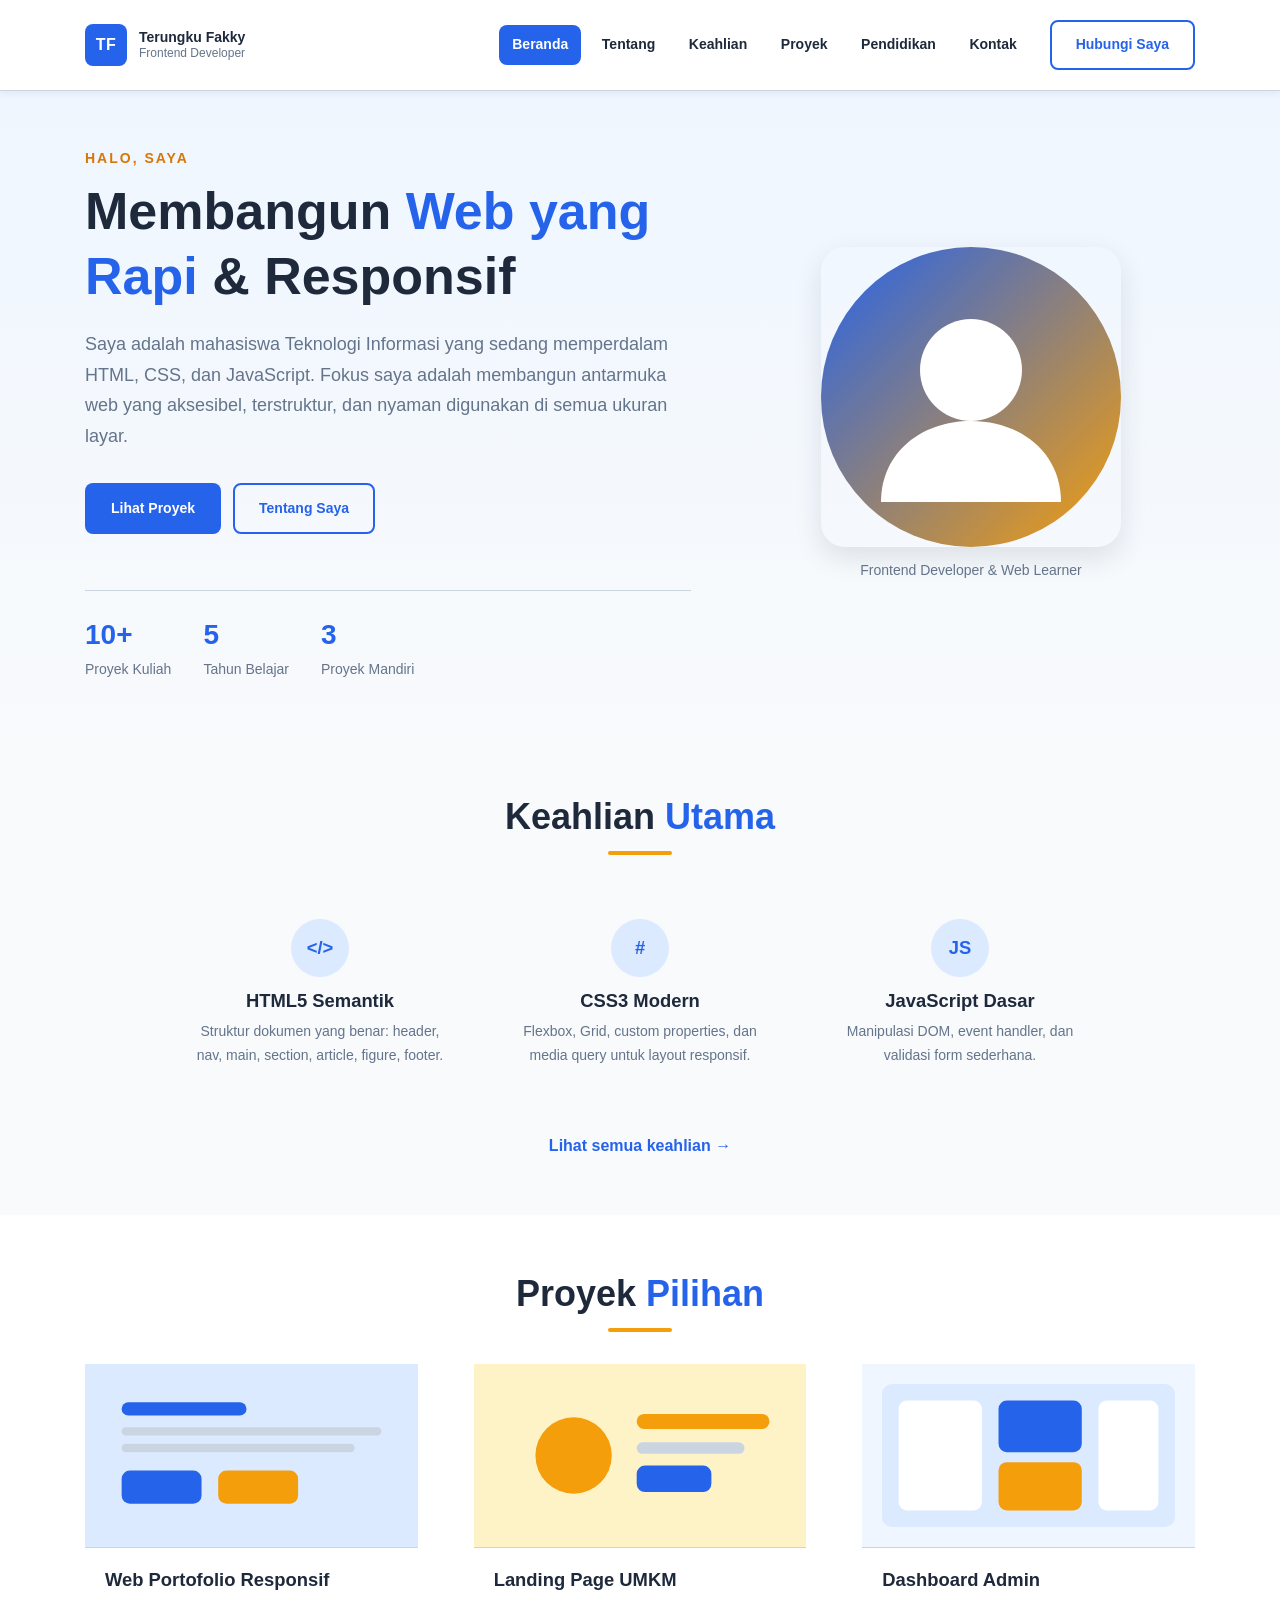
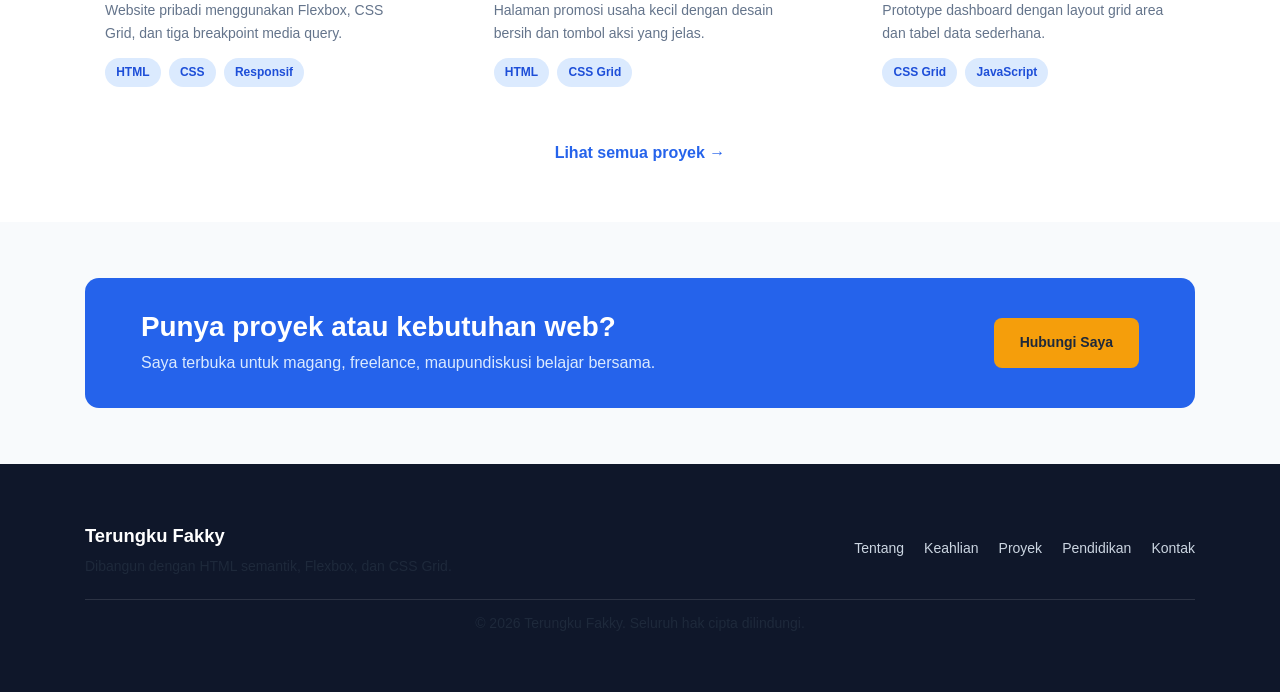
<file: WebPhortofolio/index.html>
<!DOCTYPE html>
<html lang="id">
<head>
  <meta charset="UTF-8">
  <meta name="viewport" content="width=device-width, initial-scale=1.0">
  <meta name="description" content="Halaman beranda portfolio Terungku Fakky — Frontend Developer &amp; Web Learner.">
  <title>Beranda | Portfolio Terungku Fakky</title>
  <link rel="stylesheet" href="css/index.css">
</head>
<body>

  <!-- ===== HEADER + NAVIGASI (Flexbox) ===== -->
  <header class="site-header">
    <div class="container header-inner">
      <a class="brand" href="index.html">
        <span class="brand-mark" aria-hidden="true">TF</span>
        <span class="brand-text">
          <strong>Terungku Fakky</strong>
          <small>Frontend Developer</small>
        </span>
      </a>

      <input type="checkbox" class="nav-toggle-input" id="nav-toggle"
             aria-label="Buka atau tutup menu navigasi">
      <nav class="site-nav" aria-label="Navigasi utama">
        <label class="nav-toggle" for="nav-toggle">
          <span class="nav-toggle-icon" aria-hidden="true"></span>
          <span>Menu</span>
        </label>
        <ul class="nav-list">
          <li><a href="index.html" aria-current="page">Beranda</a></li>
          <li><a href="tentang.html">Tentang</a></li>
          <li><a href="keahlian.html">Keahlian</a></li>
          <li><a href="proyek.html">Proyek</a></li>
          <li><a href="pendidikan.html">Pendidikan</a></li>
          <li><a href="kontak.html">Kontak</a></li>
        </ul>
      </nav>

      <a class="btn btn-outline nav-cta" href="kontak.html">Hubungi Saya</a>
    </div>
  </header>

  <main>

    <!-- ===== HERO (CSS Grid 2 kolom) ===== -->
    <section class="hero">
      <div class="container hero-grid">
        <div class="hero-text">
          <p class="eyebrow">Halo, Saya</p>
          <h1>Membangun <span class="text-primary">Web yang Rapi</span> &amp; Responsif</h1>
          <p class="lead">
            Saya adalah mahasiswa Teknologi Informasi yang sedang memperdalam HTML, CSS, dan
            JavaScript. Fokus saya adalah membangun antarmuka web yang aksesibel,
            terstruktur, dan nyaman digunakan di semua ukuran layar.
          </p>

          <div class="hero-actions">
            <a class="btn btn-primary" href="proyek.html">Lihat Proyek</a>
            <a class="btn btn-outline" href="tentang.html">Tentang Saya</a>
          </div>

          <ul class="hero-stats">
            <li><strong>10+</strong><span>Proyek Kuliah</span></li>
            <li><strong>5</strong><span>Tahun Belajar</span></li>
            <li><strong>3</strong><span>Proyek Mandiri</span></li>
          </ul>
        </div>

        <figure class="hero-figure">
          <img class="avatar" src="img/avatar.svg" alt="Ilustrasi avatar Terungku Fakky" width="200" height="200">
          <figcaption class="avatar-caption">Frontend Developer &amp; Web Learner</figcaption>
        </figure>
      </div>
    </section>

    <!-- ===== RINGKASAN KEAHLIAN ===== -->
    <section class="section">
      <div class="container">
        <div class="section-head center">
          <h2 class="section-title">Keahlian <span class="text-primary">Utama</span></h2>
          <span class="divider"></span>
        </div>

        <ul class="skill-grid">
          <li class="skill-card">
            <span class="skill-icon" aria-hidden="true">&lt;/&gt;</span>
            <h3>HTML5 Semantik</h3>
            <p>Struktur dokumen yang benar: header, nav, main, section, article, figure, footer.</p>
          </li>
          <li class="skill-card">
            <span class="skill-icon" aria-hidden="true">#</span>
            <h3>CSS3 Modern</h3>
            <p>Flexbox, Grid, custom properties, dan media query untuk layout responsif.</p>
          </li>
          <li class="skill-card">
            <span class="skill-icon" aria-hidden="true">JS</span>
            <h3>JavaScript Dasar</h3>
            <p>Manipulasi DOM, event handler, dan validasi form sederhana.</p>
          </li>
        </ul>

        <p class="section-more">
          <a class="link-arrow" href="keahlian.html">Lihat semua keahlian &rarr;</a>
        </p>
      </div>
    </section>

    <!-- ===== PROYEK PILIHAN (CSS Grid auto-fit) ===== -->
    <section class="section section-alt">
      <div class="container">
        <div class="section-head center">
          <h2 class="section-title">Proyek <span class="text-primary">Pilihan</span></h2>
          <span class="divider"></span>
        </div>

        <div class="project-grid">

          <article class="project-card">
            <figure class="project-thumb thumb-a">
              <img class="thumb-art" src="img/project-portofolio.svg" alt="" width="400" height="220">
            </figure>
            <div class="project-body">
              <h3>Web Portofolio Responsif</h3>
              <p>Website pribadi menggunakan Flexbox, CSS Grid, dan tiga breakpoint media query.</p>
              <ul class="tag-list"><li>HTML</li><li>CSS</li><li>Responsif</li></ul>
            </div>
          </article>

          <article class="project-card">
            <figure class="project-thumb thumb-b">
              <img class="thumb-art" src="img/project-landing.svg" alt="" width="400" height="220">
            </figure>
            <div class="project-body">
              <h3>Landing Page UMKM</h3>
              <p>Halaman promosi usaha kecil dengan desain bersih dan tombol aksi yang jelas.</p>
              <ul class="tag-list"><li>HTML</li><li>CSS Grid</li></ul>
            </div>
          </article>

          <article class="project-card">
            <figure class="project-thumb thumb-c">
              <img class="thumb-art" src="img/project-dashboard.svg" alt="" width="400" height="220">
            </figure>
            <div class="project-body">
              <h3>Dashboard Admin</h3>
              <p>Prototype dashboard dengan layout grid area dan tabel data sederhana.</p>
              <ul class="tag-list"><li>CSS Grid</li><li>JavaScript</li></ul>
            </div>
          </article>

        </div>

        <p class="section-more">
          <a class="link-arrow" href="proyek.html">Lihat semua proyek &rarr;</a>
        </p>
      </div>
    </section>

    <!-- ===== CTA ===== -->
    <section class="section">
      <div class="container">
        <div class="cta-band">
          <div class="cta-text">
            <h2>Punya proyek atau kebutuhan web?</h2>
            <p>Saya terbuka untuk magang, freelance, maupundiskusi belajar bersama.</p>
          </div>
          <a class="btn btn-primary" href="kontak.html">Hubungi Saya</a>
        </div>
      </div>
    </section>

  </main>

  <!-- ===== FOOTER (Flexbox) ===== -->
  <footer class="site-footer">
    <div class="container footer-inner">
      <div class="footer-brand">
        <strong>Terungku Fakky</strong>
        <p>Dibangun dengan HTML semantik, Flexbox, dan CSS Grid.</p>
      </div>
      <nav class="footer-nav" aria-label="Navigasi footer">
        <a href="tentang.html">Tentang</a>
        <a href="keahlian.html">Keahlian</a>
        <a href="proyek.html">Proyek</a>
        <a href="pendidikan.html">Pendidikan</a>
        <a href="kontak.html">Kontak</a>
      </nav>
      <p class="footer-copy">&copy; 2026 Terungku Fakky. Seluruh hak cipta dilindungi.</p>
    </div>
  </footer>

</body>
</html>
</file>
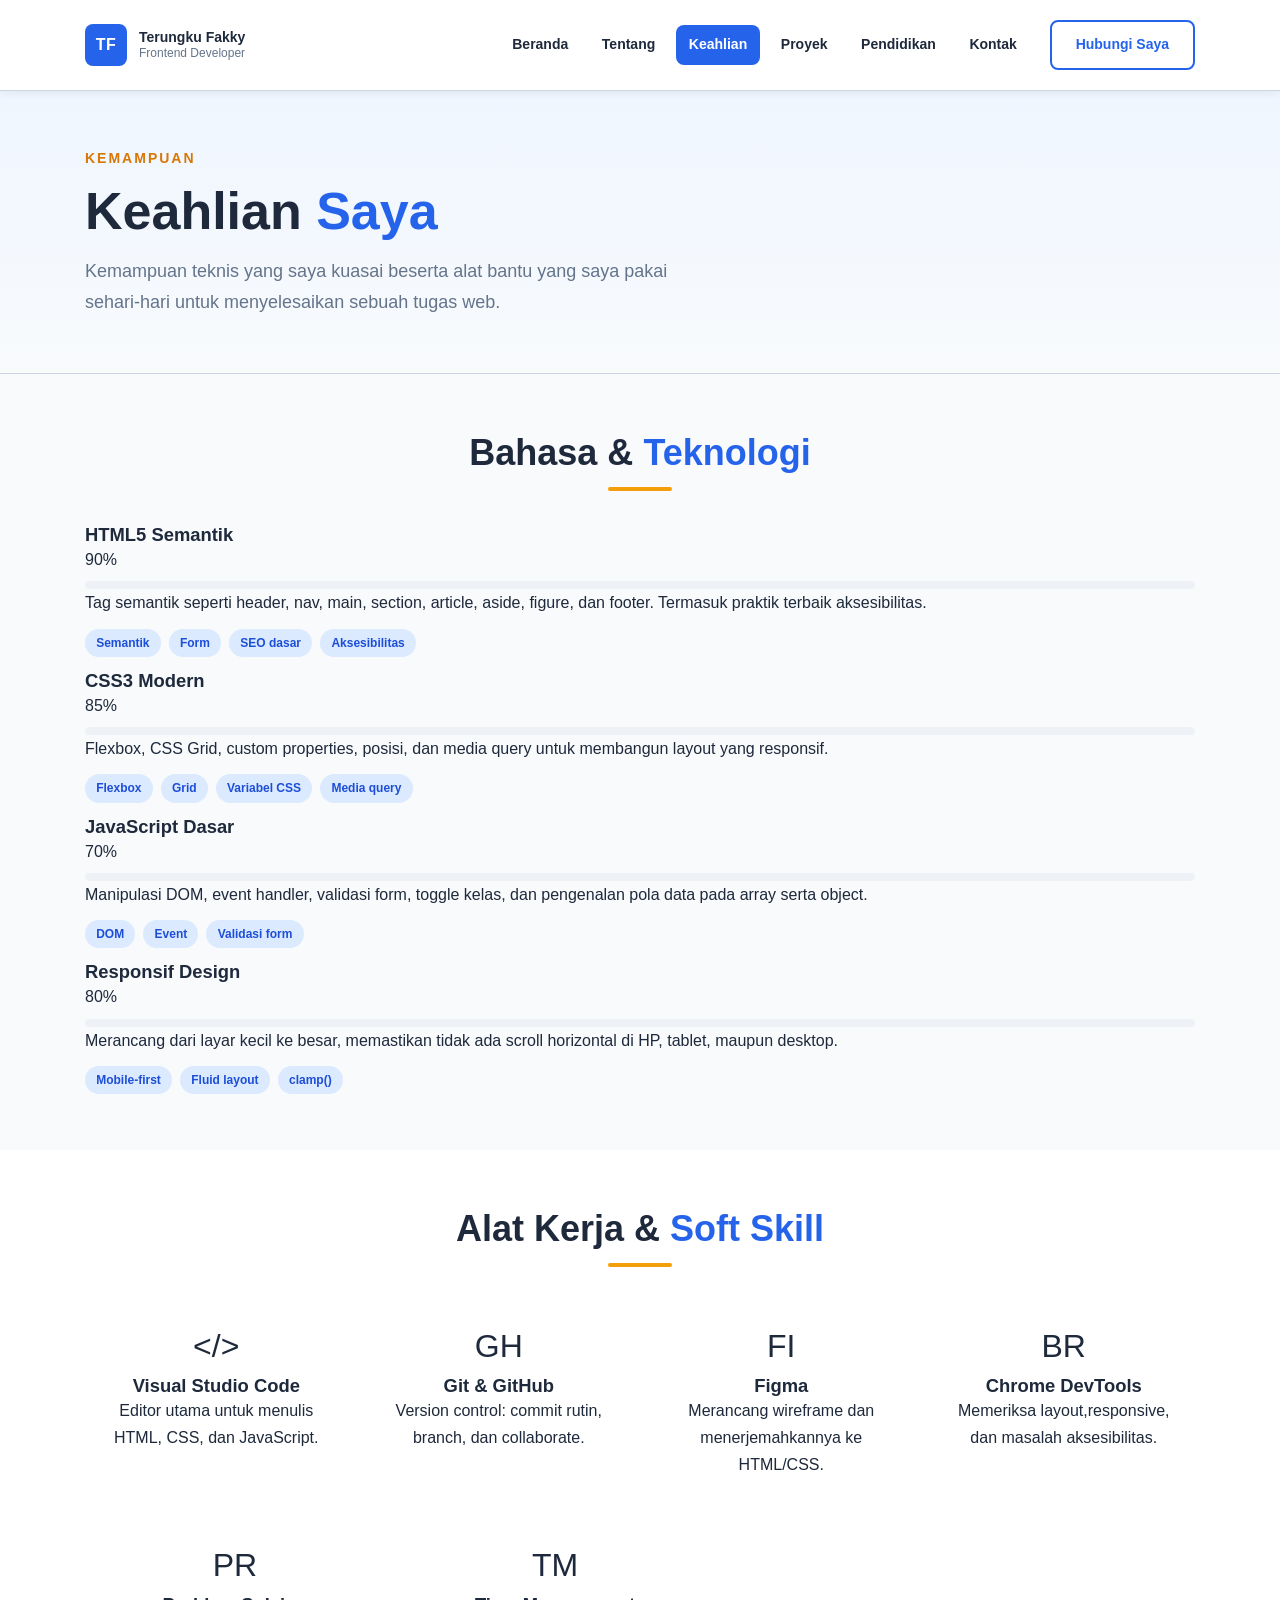
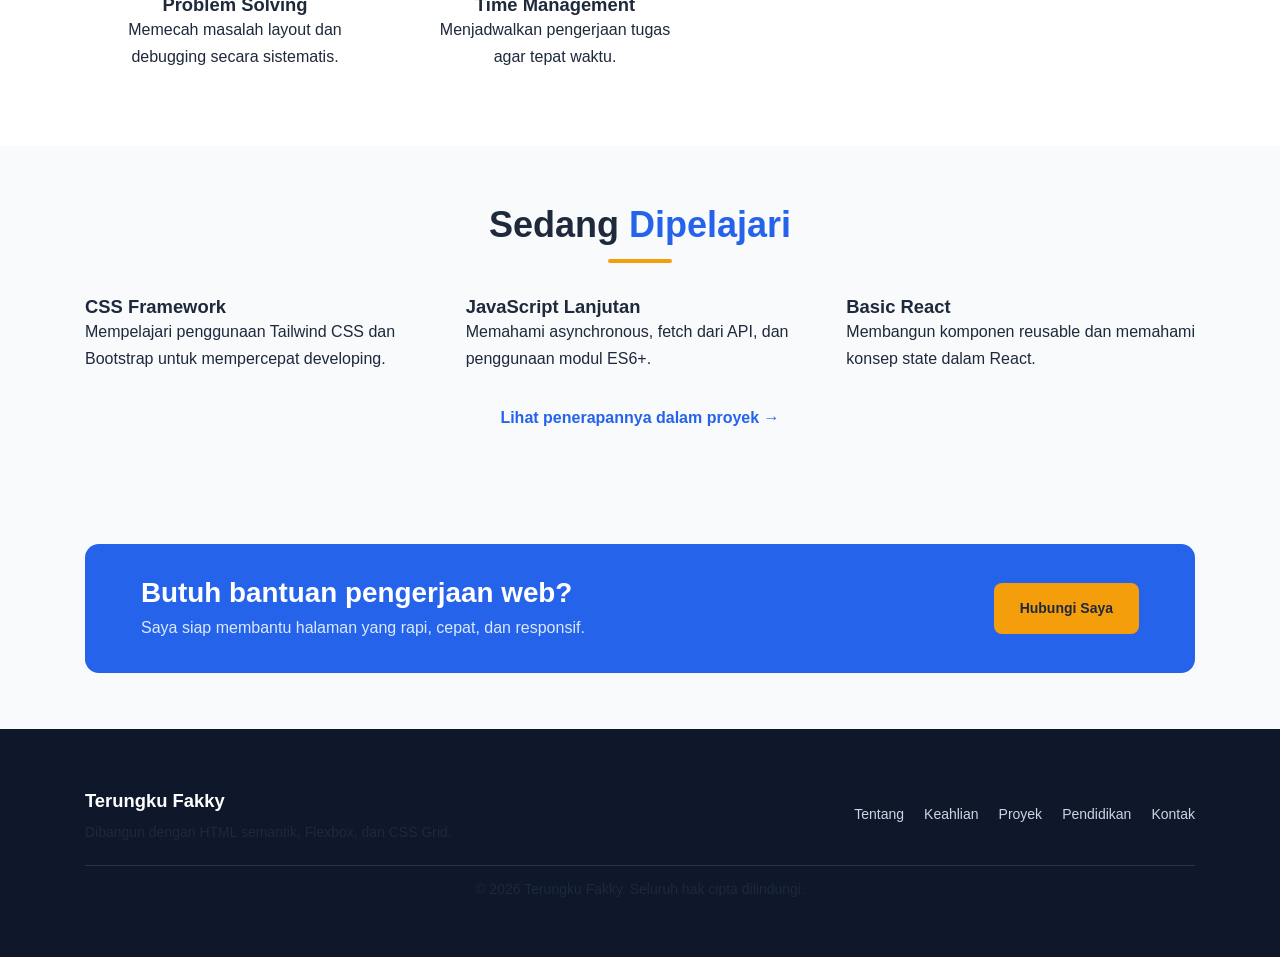
<file: WebPhortofolio/keahlian.html>
<!DOCTYPE html>
<html lang="id">
<head>
  <meta charset="UTF-8">
  <meta name="viewport" content="width=device-width, initial-scale=1.0">
  <meta name="description" content="Daftar keahlian Terungku Fakky: HTML5, CSS3, JavaScript, dan berbagai alat pendukung.">
  <title>Keahlian | Portfolio Terungku Fakky</title>
  <link rel="stylesheet" href="css/keahlian.css">
</head>
<body>

  <!-- ===== HEADER + NAVIGASI (Flexbox) ===== -->
  <header class="site-header">
    <div class="container header-inner">
      <a class="brand" href="index.html">
        <span class="brand-mark" aria-hidden="true">TF</span>
        <span class="brand-text">
          <strong>Terungku Fakky</strong>
          <small>Frontend Developer</small>
        </span>
      </a>

      <input type="checkbox" class="nav-toggle-input" id="nav-toggle"
             aria-label="Buka atau tutup menu navigasi">
      <nav class="site-nav" aria-label="Navigasi utama">
        <label class="nav-toggle" for="nav-toggle">
          <span class="nav-toggle-icon" aria-hidden="true"></span>
          <span>Menu</span>
        </label>
        <ul class="nav-list">
          <li><a href="index.html">Beranda</a></li>
          <li><a href="tentang.html">Tentang</a></li>
          <li><a href="keahlian.html" aria-current="page">Keahlian</a></li>
          <li><a href="proyek.html">Proyek</a></li>
          <li><a href="pendidikan.html">Pendidikan</a></li>
          <li><a href="kontak.html">Kontak</a></li>
        </ul>
      </nav>

      <a class="btn btn-outline nav-cta" href="kontak.html">Hubungi Saya</a>
    </div>
  </header>

  <main>

    <!-- ===== JUDUL HALAMAN ===== -->
    <section class="page-head">
      <div class="container">
        <p class="eyebrow">Kemampuan</p>
        <h1>Keahlian <span class="text-primary">Saya</span></h1>
        <p class="lead">
          Kemampuan teknis yang saya kuasai beserta alat bantu yang saya pakai
          sehari-hari untuk menyelesaikan sebuah tugas web.
        </p>
      </div>
    </section>

    <!-- ===== KELOMPOK KEAHLIAN 1: BAHASA (CSS Grid) ===== -->
    <section class="section">
      <div class="container">
        <div class="section-head center">
          <h2 class="section-title">Bahasa &amp; <span class="text-primary">Teknologi</span></h2>
          <span class="divider"></span>
        </div>

        <ul class="skill-list">

          <li class="skill-item">
            <div class="skill-head">
              <h3>HTML5 Semantik</h3>
              <span class="level-label">90%</span>
            </div>
            <div class="level-bar">
              <span class="level-fill lvl-90"></span>
            </div>
            <p>Tag semantik seperti header, nav, main, section, article, aside, figure, dan footer. Termasuk praktik terbaik aksesibilitas.</p>
            <ul class="tag-list">
              <li>Semantik</li><li>Form</li><li>SEO dasar</li><li>Aksesibilitas</li>
            </ul>
          </li>

          <li class="skill-item">
            <div class="skill-head">
              <h3>CSS3 Modern</h3>
              <span class="level-label">85%</span>
            </div>
            <div class="level-bar">
              <span class="level-fill lvl-85"></span>
            </div>
            <p>Flexbox, CSS Grid, custom properties, posisi, dan media query untuk membangun layout yang responsif.</p>
            <ul class="tag-list">
              <li>Flexbox</li><li>Grid</li><li>Variabel CSS</li><li>Media query</li>
            </ul>
          </li>

          <li class="skill-item">
            <div class="skill-head">
              <h3>JavaScript Dasar</h3>
              <span class="level-label">70%</span>
            </div>
            <div class="level-bar">
              <span class="level-fill lvl-70"></span>
            </div>
            <p>Manipulasi DOM, event handler, validasi form, toggle kelas, dan pengenalan pola data pada array serta object.</p>
            <ul class="tag-list">
              <li>DOM</li><li>Event</li><li>Validasi form</li>
            </ul>
          </li>

          <li class="skill-item">
            <div class="skill-head">
              <h3>Responsif Design</h3>
              <span class="level-label">80%</span>
            </div>
            <div class="level-bar">
              <span class="level-fill lvl-80"></span>
            </div>
            <p>Merancang dari layar kecil ke besar, memastikan tidak ada scroll horizontal di HP, tablet, maupun desktop.</p>
            <ul class="tag-list">
              <li>Mobile-first</li><li>Fluid layout</li><li>clamp()</li>
            </ul>
          </li>

        </ul>
      </div>
    </section>

    <!-- ===== ALAT KERJA & SOFT SKILL (Flexbox) ===== -->
    <section class="section section-alt">
      <div class="container">
        <div class="section-head center">
          <h2 class="section-title">Alat Kerja &amp; <span class="text-primary">Soft Skill</span></h2>
          <span class="divider"></span>
        </div>

        <ul class="tool-grid">
          <li class="tool-card"><span class="tool-icon" aria-hidden="true">&lt;/&gt;</span><h3>Visual Studio Code</h3><p>Editor utama untuk menulis HTML, CSS, dan JavaScript.</p></li>
          <li class="tool-card"><span class="tool-icon" aria-hidden="true">GH</span><h3>Git &amp; GitHub</h3><p>Version control: commit rutin, branch, dan collaborate.</p></li>
          <li class="tool-card"><span class="tool-icon" aria-hidden="true">FI</span><h3>Figma</h3><p>Merancang wireframe dan menerjemahkannya ke HTML/CSS.</p></li>
          <li class="tool-card"><span class="tool-icon" aria-hidden="true">BR</span><h3>Chrome DevTools</h3><p>Memeriksa layout,responsive, dan masalah aksesibilitas.</p></li>
          <li class="tool-card"><span class="tool-icon" aria-hidden="true">PR</span><h3>Problem Solving</h3><p>Memecah masalah layout dan debugging secara sistematis.</p></li>
          <li class="tool-card"><span class="tool-icon" aria-hidden="true">TM</span><h3>Time Management</h3><p>Menjadwalkan pengerjaan tugas agar tepat waktu.</p></li>
        </ul>
      </div>
    </section>

    <!-- ===== SEDANG DIPELAJARI ===== -->
    <section class="section">
      <div class="container">
        <div class="section-head center">
          <h2 class="section-title">Sedang <span class="text-primary">Dipelajari</span></h2>
          <span class="divider"></span>
        </div>

        <div class="learning-grid">
          <article class="learning-card">
            <h3>CSS Framework</h3>
            <p>Mempelajari penggunaan Tailwind CSS dan Bootstrap untuk mempercepat developing.</p>
          </article>
          <article class="learning-card">
            <h3>JavaScript Lanjutan</h3>
            <p>Memahami asynchronous, fetch dari API, dan penggunaan modul ES6+.</p>
          </article>
          <article class="learning-card">
            <h3>Basic React</h3>
            <p>Membangun komponen reusable dan memahami konsep state dalam React.</p>
          </article>
        </div>

        <p class="section-more">
          <a class="link-arrow" href="proyek.html">Lihat penerapannya dalam proyek &rarr;</a>
        </p>
      </div>
    </section>

    <!-- ===== CTA ===== -->
    <section class="section">
      <div class="container">
        <div class="cta-band">
          <div class="cta-text">
            <h2>Butuh bantuan pengerjaan web?</h2>
            <p>Saya siap membantu halaman yang rapi, cepat, dan responsif.</p>
          </div>
          <a class="btn btn-primary" href="kontak.html">Hubungi Saya</a>
        </div>
      </div>
    </section>

  </main>

  <!-- ===== FOOTER (Flexbox) ===== -->
  <footer class="site-footer">
    <div class="container footer-inner">
      <div class="footer-brand">
        <strong>Terungku Fakky</strong>
        <p>Dibangun dengan HTML semantik, Flexbox, dan CSS Grid.</p>
      </div>
      <nav class="footer-nav" aria-label="Navigasi footer">
        <a href="tentang.html">Tentang</a>
        <a href="keahlian.html">Keahlian</a>
        <a href="proyek.html">Proyek</a>
        <a href="pendidikan.html">Pendidikan</a>
        <a href="kontak.html">Kontak</a>
      </nav>
      <p class="footer-copy">&copy; 2026 Terungku Fakky. Seluruh hak cipta dilindungi.</p>
    </div>
  </footer>

</body>
</html>
</file>
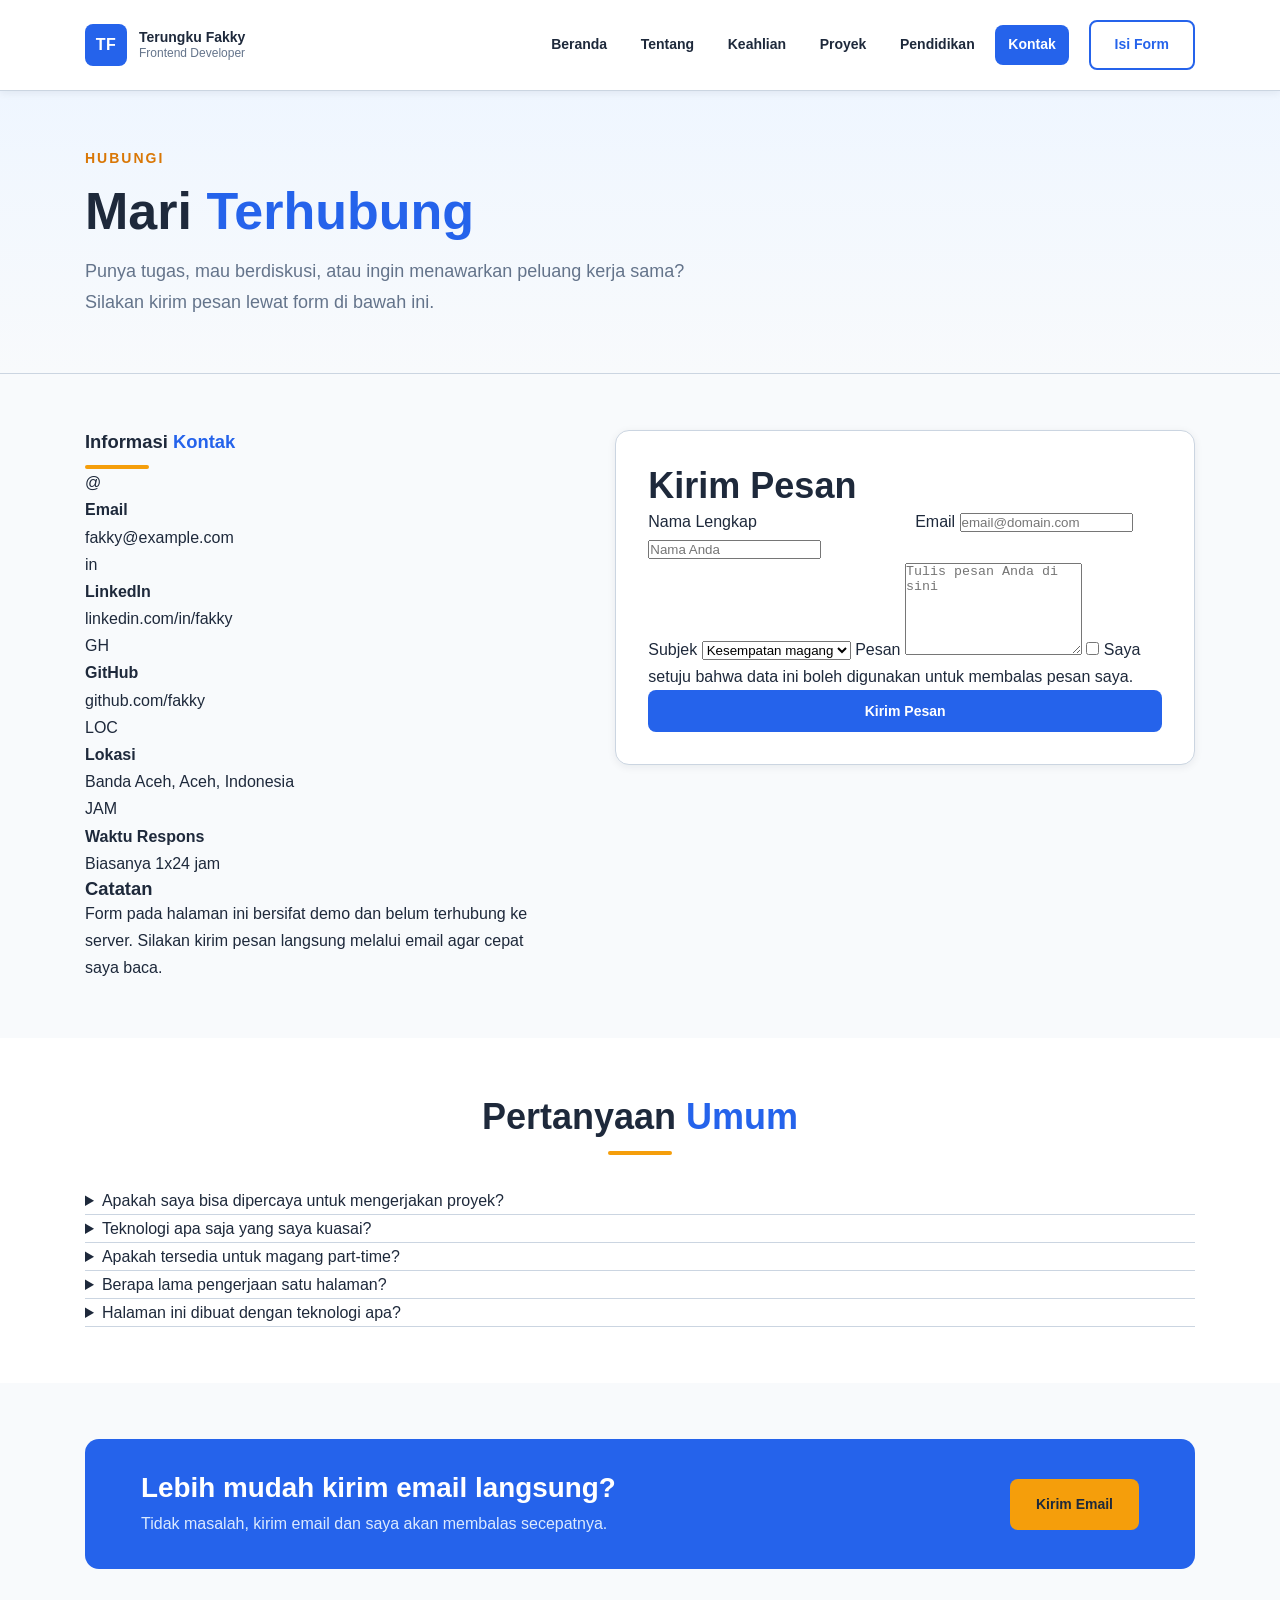
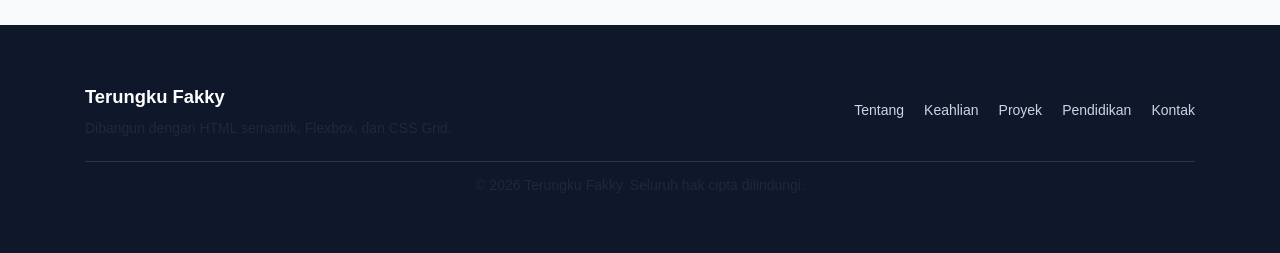
<file: WebPhortofolio/kontak.html>
<!DOCTYPE html>
<html lang="id">
<head>
  <meta charset="UTF-8">
  <meta name="viewport" content="width=device-width, initial-scale=1.0">
  <meta name="description" content="Hubungi Terungku Fakky melalui form, email, LinkedIn, atau GitHub.">
  <title>Kontak | Portfolio Terungku Fakky</title>
  <link rel="stylesheet" href="css/kontak.css">
</head>
<body>

  <!-- ===== HEADER + NAVIGASI (Flexbox) ===== -->
  <header class="site-header">
    <div class="container header-inner">
      <a class="brand" href="index.html">
        <span class="brand-mark" aria-hidden="true">TF</span>
        <span class="brand-text">
          <strong>Terungku Fakky</strong>
          <small>Frontend Developer</small>
        </span>
      </a>

      <input type="checkbox" class="nav-toggle-input" id="nav-toggle"
             aria-label="Buka atau tutup menu navigasi">
      <nav class="site-nav" aria-label="Navigasi utama">
        <label class="nav-toggle" for="nav-toggle">
          <span class="nav-toggle-icon" aria-hidden="true"></span>
          <span>Menu</span>
        </label>
        <ul class="nav-list">
          <li><a href="index.html">Beranda</a></li>
          <li><a href="tentang.html">Tentang</a></li>
          <li><a href="keahlian.html">Keahlian</a></li>
          <li><a href="proyek.html">Proyek</a></li>
          <li><a href="pendidikan.html">Pendidikan</a></li>
          <li><a href="kontak.html" aria-current="page">Kontak</a></li>
        </ul>
      </nav>

      <a class="btn btn-outline nav-cta" href="#form-kontak">Isi Form</a>
    </div>
  </header>

  <main>

    <!-- ===== JUDUL HALAMAN ===== -->
    <section class="page-head">
      <div class="container">
        <p class="eyebrow">Hubungi</p>
        <h1>Mari <span class="text-primary">Terhubung</span></h1>
        <p class="lead">
          Punya tugas, mau berdiskusi, atau ingin menawarkan peluang kerja sama?
          Silakan kirim pesan lewat form di bawah ini.
        </p>
      </div>
    </section>

    <!-- ===== FORM + INFORMASI (CSS Grid) ===== -->
    <section class="section" id="form-kontak">
      <div class="container contact-layout">

        <aside class="contact-info" aria-label="Informasi kontak">
          <h2 class="section-title">Informasi <span class="text-primary">Kontak</span></h2>
          <span class="divider"></span>

          <ul class="contact-list">
            <li>
              <span class="contact-icon" aria-hidden="true">@</span>
              <div>
                <strong>Email</strong>
                <p>fakky@example.com</p>
              </div>
            </li>
            <li>
              <span class="contact-icon" aria-hidden="true">in</span>
              <div>
                <strong>LinkedIn</strong>
                <p>linkedin.com/in/fakky</p>
              </div>
            </li>
            <li>
              <span class="contact-icon" aria-hidden="true">GH</span>
              <div>
                <strong>GitHub</strong>
                <p>github.com/fakky</p>
              </div>
            </li>
            <li>
              <span class="contact-icon" aria-hidden="true">LOC</span>
              <div>
                <strong>Lokasi</strong>
                <p>Banda Aceh, Aceh, Indonesia</p>
              </div>
            </li>
            <li>
              <span class="contact-icon" aria-hidden="true">JAM</span>
              <div>
                <strong>Waktu Respons</strong>
                <p>Biasanya 1x24 jam</p>
              </div>
            </li>
          </ul>

          <div class="info-note">
            <h3>Catatan</h3>
            <p>
              Form pada halaman ini bersifat demo dan belum terhubung ke server.
              Silakan kirim pesan langsung melalui email agar cepat saya baca.
            </p>
          </div>
        </aside>

        <form class="contact-form" action="#" method="post">
          <h2 class="form-title">Kirim Pesan</h2>

          <div class="form-row">
            <label class="form-field">
              <span>Nama Lengkap</span>
              <input type="text" name="nama" placeholder="Nama Anda" autocomplete="name" required>
            </label>
            <label class="form-field">
              <span>Email</span>
              <input type="email" name="email" placeholder="email@domain.com" autocomplete="email" required>
            </label>
          </div>

          <label class="form-field">
            <span>Subjek</span>
            <select name="subjek">
              <option value="magang">Kesempatan magang</option>
              <option value="freelance">Permintaan freelance</option>
              <option value="diskusi">Diskusi belajar</option>
              <option value="lainnya">Lainnya</option>
            </select>
          </label>

          <label class="form-field">
            <span>Pesan</span>
            <textarea name="pesan" rows="6" placeholder="Tulis pesan Anda di sini" required></textarea>
          </label>

          <label class="check-field">
            <input type="checkbox" name="setuju" required>
            <span>Saya setuju bahwa data ini boleh digunakan untuk membalas pesan saya.</span>
          </label>

          <button class="btn btn-primary btn-block" type="submit">Kirim Pesan</button>
        </form>

      </div>
    </section>

    <!-- ===== PERTANYAAN UMUM (Accordion HTML native) ===== -->
    <section class="section section-alt">
      <div class="container faq-container">
        <div class="section-head center">
          <h2 class="section-title">Pertanyaan <span class="text-primary">Umum</span></h2>
          <span class="divider"></span>
        </div>

        <details class="faq-item">
          <summary>Apakah saya bisa dipercaya untuk mengerjakan proyek?</summary>
          <p>
            Saya selalu mengerjakan proyek secara mandiri dari awal sampai akhir.
            Untuk proyek freelance saya menyediakan contoh halaman yang
            sudah selesai agar klien bisa melihat hasilannya.
          </p>
        </details>

        <details class="faq-item">
          <summary>Teknologi apa saja yang saya kuasai?</summary>
          <p>
            Fokus saya adalah HTML5 semantik, CSS3 modern (Flexbox, Grid, custom
            properties, dan media query), serta JavaScript dasar. Daftar lengkapnya
            ada di halaman Keahlian.
          </p>
        </details>

        <details class="faq-item">
          <summary>Apakah tersedia untuk magang part-time?</summary>
          <p>
            Ya, saya tersedia untuk magang part-time pada hari-hari kerja setelah
            jam kuliah, maupun untuk proyek jangka pendek.
          </p>
        </details>

        <details class="faq-item">
          <summary>Berapa lama pengerjaan satu halaman?</summary>
          <p>
            Untuk satu halaman statis sederhana biasanya 3–5 hari kerja, tergantung
            banyaknya section, ketersediaan konten, dan tingkat responsif yang diminta.
          </p>
        </details>

        <details class="faq-item">
          <summary>Halaman ini dibuat dengan teknologi apa?</summary>
          <p>
            Dibangun dengan HTML semantik, CSS eksternal, dan Flexbox serta CSS Grid
            untuk layout. Seluruh gaya ditulis di file .css terpisah tanpa style inline.
          </p>
        </details>

      </div>
    </section>

    <!-- ===== CTA ===== -->
    <section class="section">
      <div class="container">
        <div class="cta-band">
          <div class="cta-text">
            <h2>Lebih mudah kirim email langsung?</h2>
            <p>Tidak masalah, kirim email dan saya akan membalas secepatnya.</p>
          </div>
          <a class="btn btn-primary" href="mailto:fakky@example.com">Kirim Email</a>
        </div>
      </div>
    </section>

  </main>

  <!-- ===== FOOTER (Flexbox) ===== -->
  <footer class="site-footer">
    <div class="container footer-inner">
      <div class="footer-brand">
        <strong>Terungku Fakky</strong>
        <p>Dibangun dengan HTML semantik, Flexbox, dan CSS Grid.</p>
      </div>
      <nav class="footer-nav" aria-label="Navigasi footer">
        <a href="tentang.html">Tentang</a>
        <a href="keahlian.html">Keahlian</a>
        <a href="proyek.html">Proyek</a>
        <a href="pendidikan.html">Pendidikan</a>
        <a href="kontak.html">Kontak</a>
      </nav>
      <p class="footer-copy">&copy; 2026 Terungku Fakky. Seluruh hak cipta dilindungi.</p>
    </div>
  </footer>

</body>
</html>
</file>
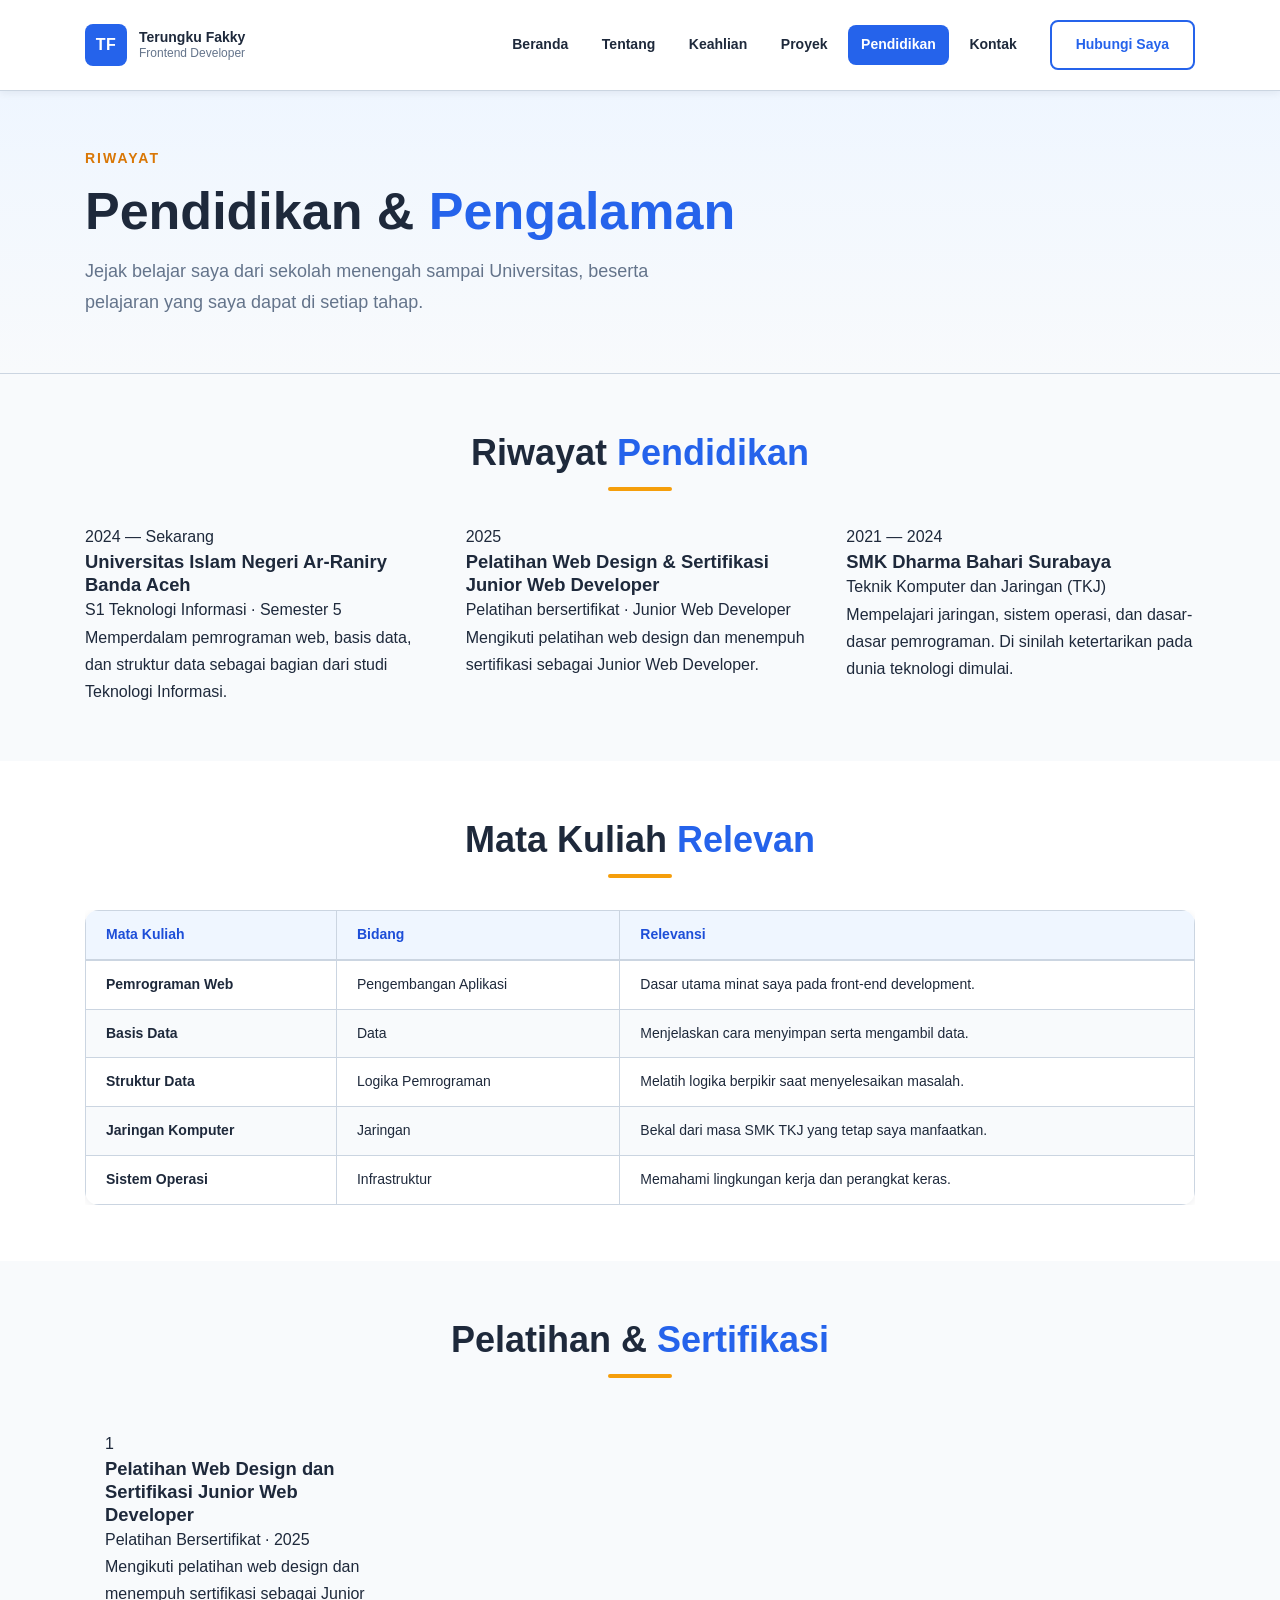
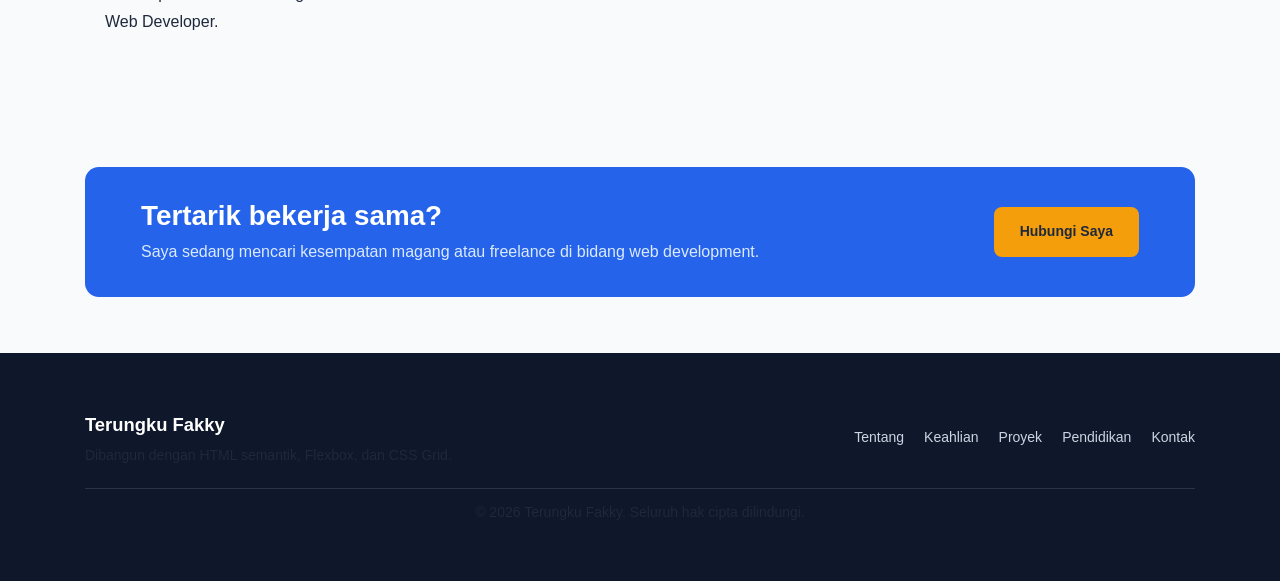
<file: WebPhortofolio/pendidikan.html>
<!DOCTYPE html>
<html lang="id">
<head>
  <meta charset="UTF-8">
  <meta name="viewport" content="width=device-width, initial-scale=1.0">
  <meta name="description" content="Riwayat pendidikan, mata kuliah, sertifikasi, dan pengalaman Terungku Fakky.">
  <title>Pendidikan | Portfolio Terungku Fakky</title>
  <link rel="stylesheet" href="css/pendidikan.css">
</head>
<body>

  <!-- ===== HEADER + NAVIGASI (Flexbox) ===== -->
  <header class="site-header">
    <div class="container header-inner">
      <a class="brand" href="index.html">
        <span class="brand-mark" aria-hidden="true">TF</span>
        <span class="brand-text">
          <strong>Terungku Fakky</strong>
          <small>Frontend Developer</small>
        </span>
      </a>

      <input type="checkbox" class="nav-toggle-input" id="nav-toggle"
             aria-label="Buka atau tutup menu navigasi">
      <nav class="site-nav" aria-label="Navigasi utama">
        <label class="nav-toggle" for="nav-toggle">
          <span class="nav-toggle-icon" aria-hidden="true"></span>
          <span>Menu</span>
        </label>
        <ul class="nav-list">
          <li><a href="index.html">Beranda</a></li>
          <li><a href="tentang.html">Tentang</a></li>
          <li><a href="keahlian.html">Keahlian</a></li>
          <li><a href="proyek.html">Proyek</a></li>
          <li><a href="pendidikan.html" aria-current="page">Pendidikan</a></li>
          <li><a href="kontak.html">Kontak</a></li>
        </ul>
      </nav>

      <a class="btn btn-outline nav-cta" href="kontak.html">Hubungi Saya</a>
    </div>
  </header>

  <main>

    <!-- ===== JUDUL HALAMAN ===== -->
    <section class="page-head">
      <div class="container">
        <p class="eyebrow">Riwayat</p>
        <h1>Pendidikan &amp; <span class="text-primary">Pengalaman</span></h1>
        <p class="lead">
          Jejak belajar saya dari sekolah menengah sampai Universitas, beserta
          pelajaran yang saya dapat di setiap tahap.
        </p>
      </div>
    </section>

    <!-- ===== RIWAYAT (CSS Grid 3 kolom) ===== -->
    <section class="section">
      <div class="container">
        <div class="section-head center">
          <h2 class="section-title">Riwayat <span class="text-primary">Pendidikan</span></h2>
          <span class="divider"></span>
        </div>

        <div class="timeline-grid">

          <article class="timeline-item timeline-kampus">
            <span class="timeline-dot" aria-hidden="true"></span>
            <p class="timeline-year">2024 — Sekarang</p>
            <h3>Universitas Islam Negeri Ar-Raniry Banda Aceh</h3>
            <p class="timeline-meta">S1 Teknologi Informasi · Semester 5</p>
            <p>
              Memperdalam pemrograman web, basis data, dan struktur data sebagai
              bagian dari studi Teknologi Informasi.
            </p>
          </article>

          <article class="timeline-item timeline-pelatihan">
            <span class="timeline-dot" aria-hidden="true"></span>
            <p class="timeline-year">2025</p>
            <h3>Pelatihan Web Design &amp; Sertifikasi Junior Web Developer</h3>
            <p class="timeline-meta">Pelatihan bersertifikat · Junior Web Developer</p>
            <p>
              Mengikuti pelatihan web design dan menempuh sertifikasi sebagai
              Junior Web Developer.
            </p>
          </article>

          <article class="timeline-item timeline-smk">
            <span class="timeline-dot" aria-hidden="true"></span>
            <p class="timeline-year">2021 — 2024</p>
            <h3>SMK Dharma Bahari Surabaya</h3>
            <p class="timeline-meta">Teknik Komputer dan Jaringan (TKJ)</p>
            <p>
              Mempelajari jaringan, sistem operasi, dan dasar-dasar pemrograman.
              Di sinilah ketertarikan pada dunia teknologi dimulai.
            </p>
          </article>

        </div>
      </div>
    </section>

    <!-- ===== MATA KULIAH (Tabel responsif) ===== -->
    <section class="section section-alt">
      <div class="container">
        <div class="section-head center">
          <h2 class="section-title">Mata Kuliah <span class="text-primary">Relevan</span></h2>
          <span class="divider"></span>
        </div>

        <div class="table-wrap">
          <table class="course-table">
            <caption class="sr-only">Daftar mata kuliah yang mendukung specialize pada pemrograman web</caption>
            <thead>
              <tr>
                <th scope="col">Mata Kuliah</th>
                <th scope="col">Bidang</th>
                <th scope="col">Relevansi</th>
              </tr>
            </thead>
            <tbody>
              <tr>
                <th scope="row">Pemrograman Web</th>
                <td>Pengembangan Aplikasi</td>
                <td>Dasar utama minat saya pada front-end development.</td>
              </tr>
              <tr>
                <th scope="row">Basis Data</th>
                <td>Data</td>
                <td>Menjelaskan cara menyimpan serta mengambil data.</td>
              </tr>
              <tr>
                <th scope="row">Struktur Data</th>
                <td>Logika Pemrograman</td>
                <td>Melatih logika berpikir saat menyelesaikan masalah.</td>
              </tr>
              <tr>
                <th scope="row">Jaringan Komputer</th>
                <td>Jaringan</td>
                <td>Bekal dari masa SMK TKJ yang tetap saya manfaatkan.</td>
              </tr>
              <tr>
                <th scope="row">Sistem Operasi</th>
                <td>Infrastruktur</td>
                <td>Memahami lingkungan kerja dan perangkat keras.</td>
              </tr>
            </tbody>
          </table>
        </div>
      </div>
    </section>

    <!-- ===== SERTIFIKAT & PENGHARGAAN (Flexbox) ===== -->
    <section class="section">
      <div class="container">
        <div class="section-head center">
          <h2 class="section-title">Pelatihan &amp; <span class="text-primary">Sertifikasi</span></h2>
          <span class="divider"></span>
        </div>

        <ul class="cert-grid">
          <li class="cert-card">
            <span class="cert-icon" aria-hidden="true">1</span>
            <div class="cert-body">
              <h3>Pelatihan Web Design dan Sertifikasi Junior Web Developer</h3>
              <p class="cert-meta">Pelatihan Bersertifikat · 2025</p>
              <p>
                Mengikuti pelatihan web design dan menempuh sertifikasi sebagai
                Junior Web Developer.
              </p>
            </div>
          </li>
        </ul>
      </div>
    </section>

    <!-- ===== CTA ===== -->
    <section class="section">
      <div class="container">
        <div class="cta-band">
          <div class="cta-text">
            <h2>Tertarik bekerja sama?</h2>
            <p>Saya sedang mencari kesempatan magang atau freelance di bidang web development.</p>
          </div>
          <a class="btn btn-primary" href="kontak.html">Hubungi Saya</a>
        </div>
      </div>
    </section>

  </main>

  <!-- ===== FOOTER (Flexbox) ===== -->
  <footer class="site-footer">
    <div class="container footer-inner">
      <div class="footer-brand">
        <strong>Terungku Fakky</strong>
        <p>Dibangun dengan HTML semantik, Flexbox, dan CSS Grid.</p>
      </div>
      <nav class="footer-nav" aria-label="Navigasi footer">
        <a href="tentang.html">Tentang</a>
        <a href="keahlian.html">Keahlian</a>
        <a href="proyek.html">Proyek</a>
        <a href="pendidikan.html">Pendidikan</a>
        <a href="kontak.html">Kontak</a>
      </nav>
      <p class="footer-copy">&copy; 2026 Terungku Fakky. Seluruh hak cipta dilindungi.</p>
    </div>
  </footer>

</body>
</html>
</file>
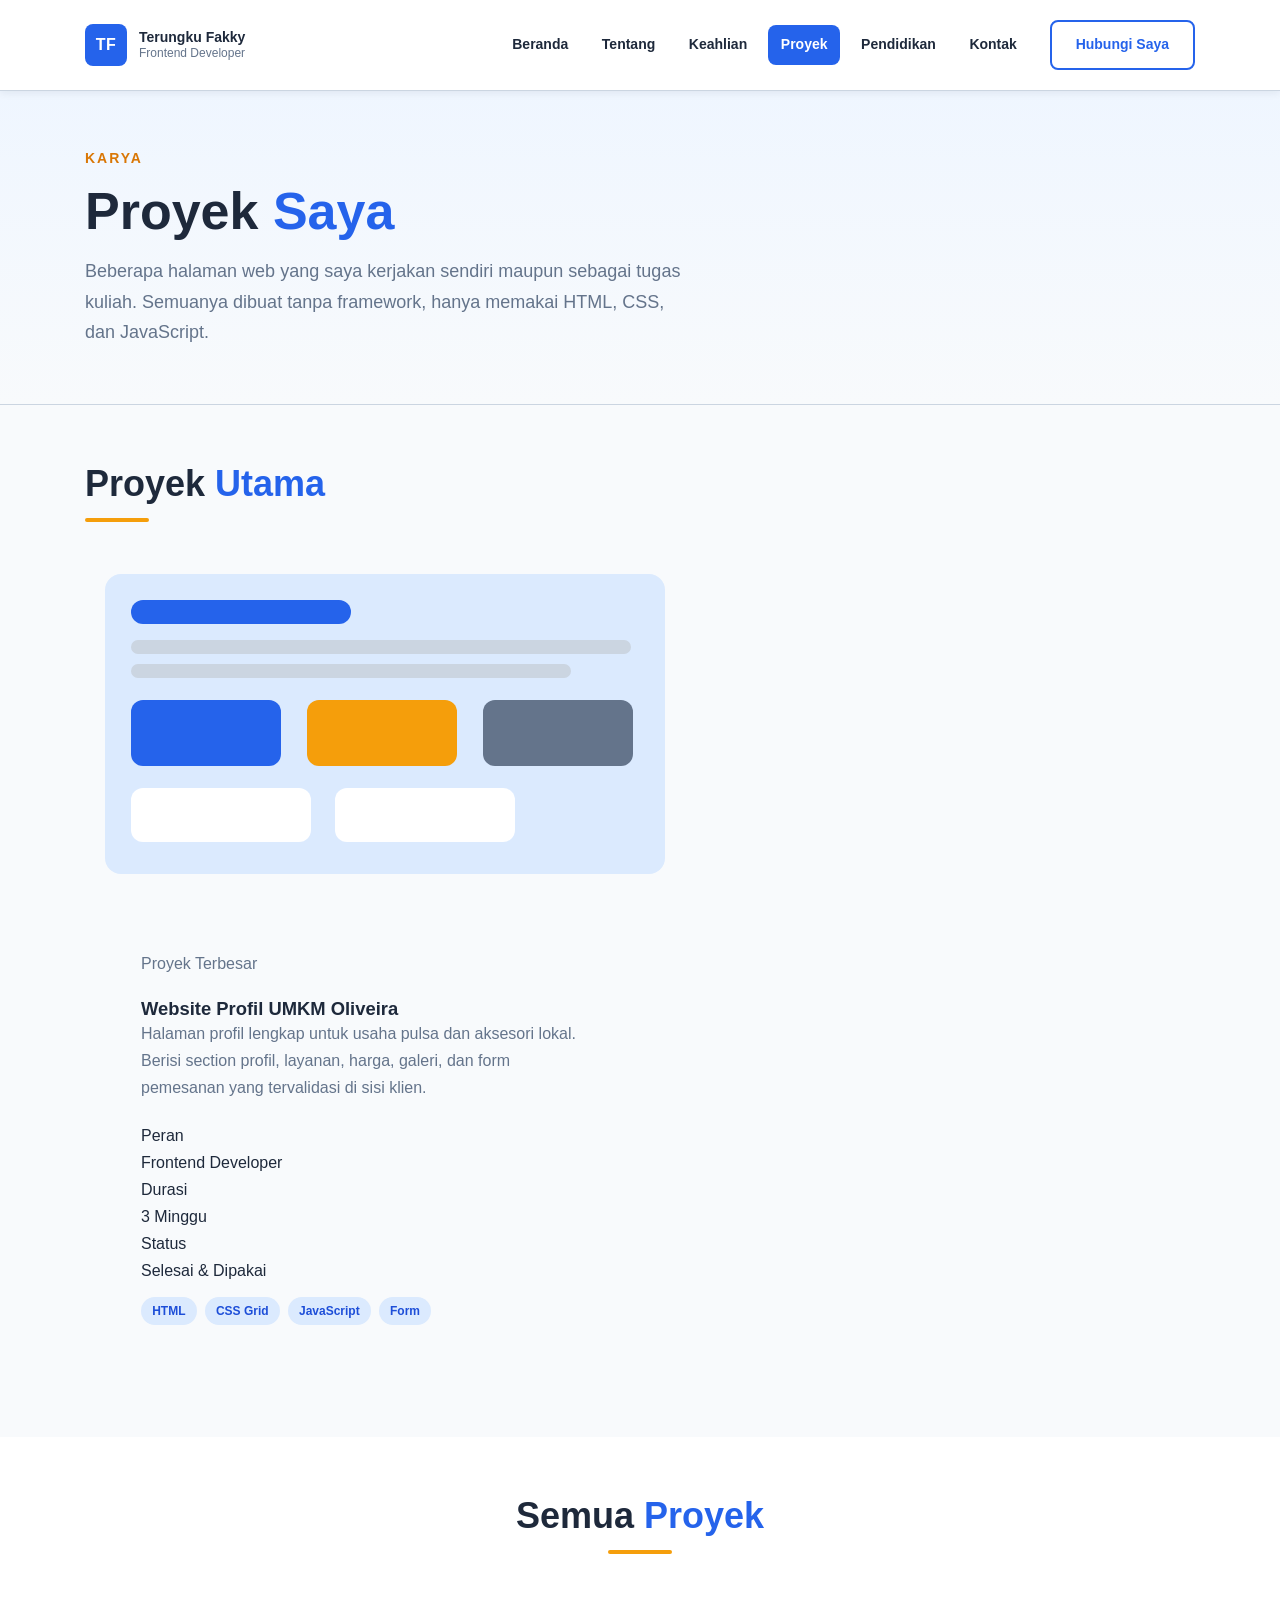
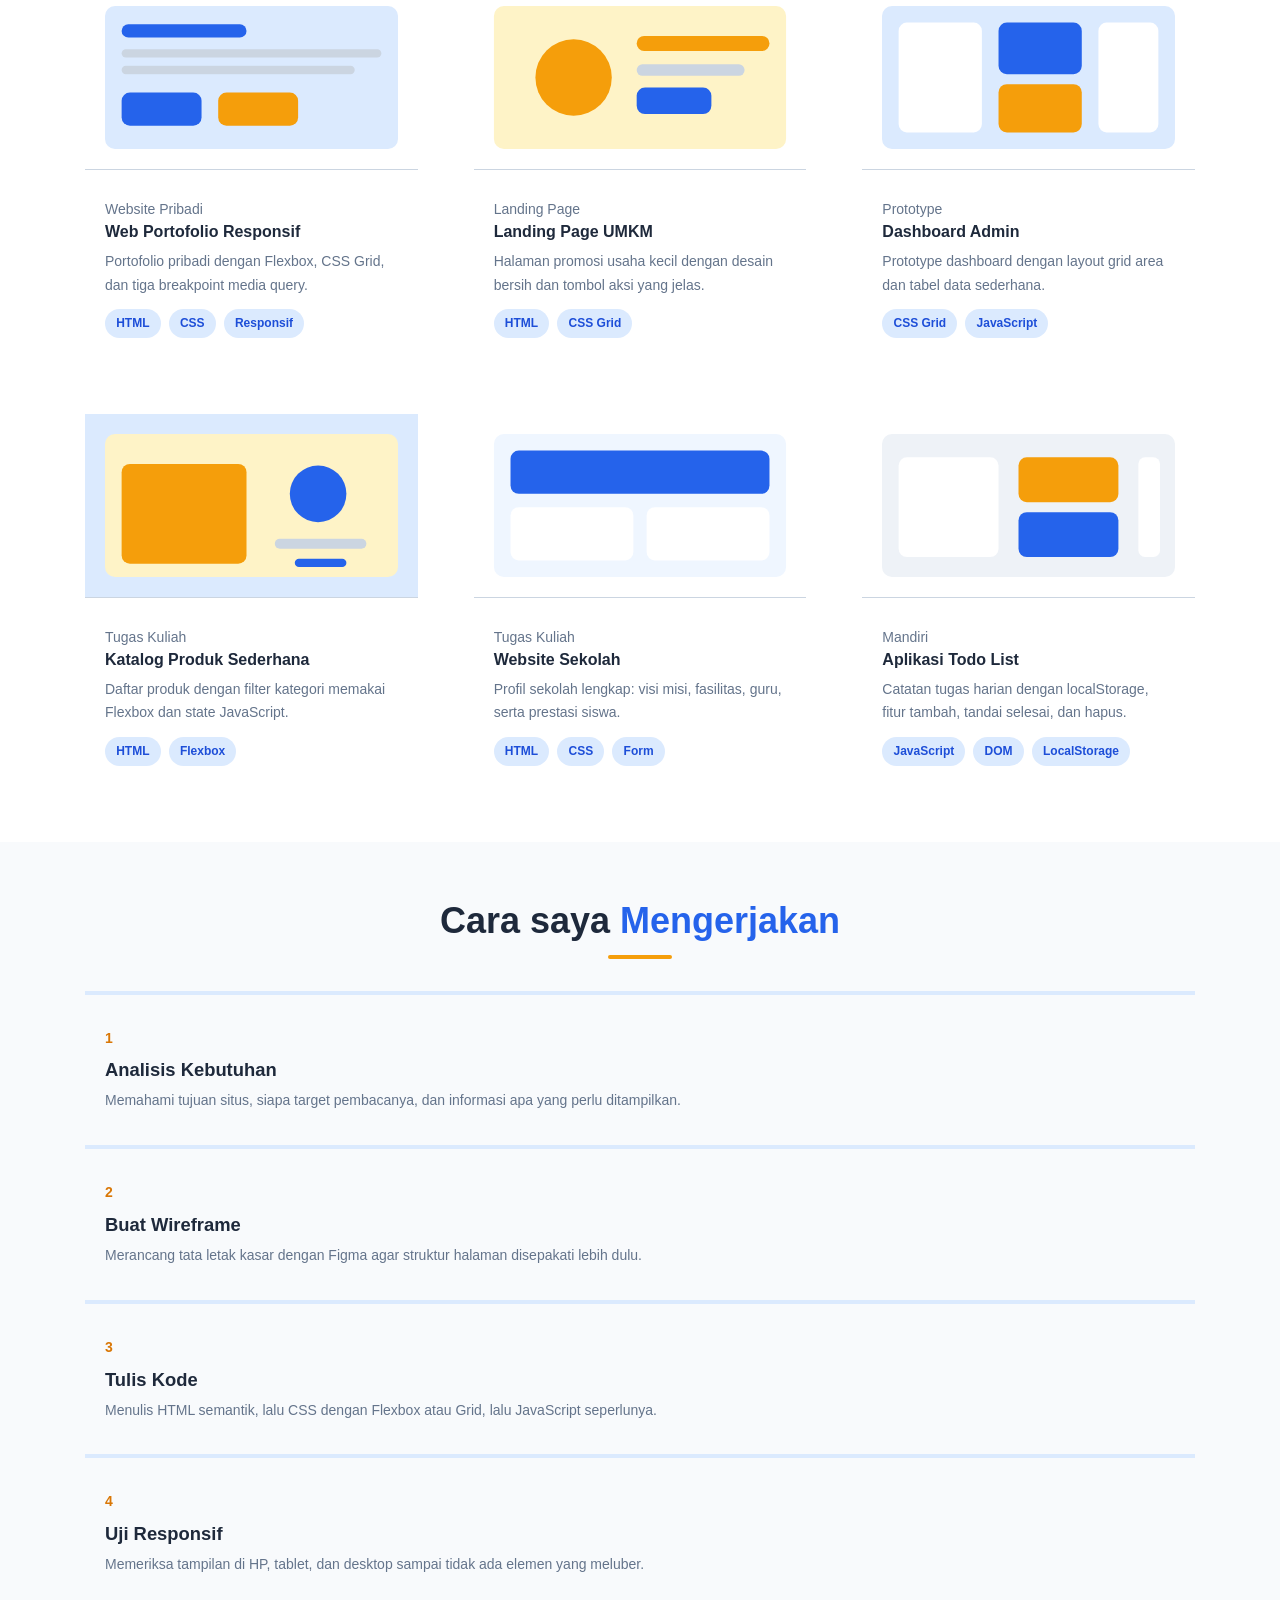
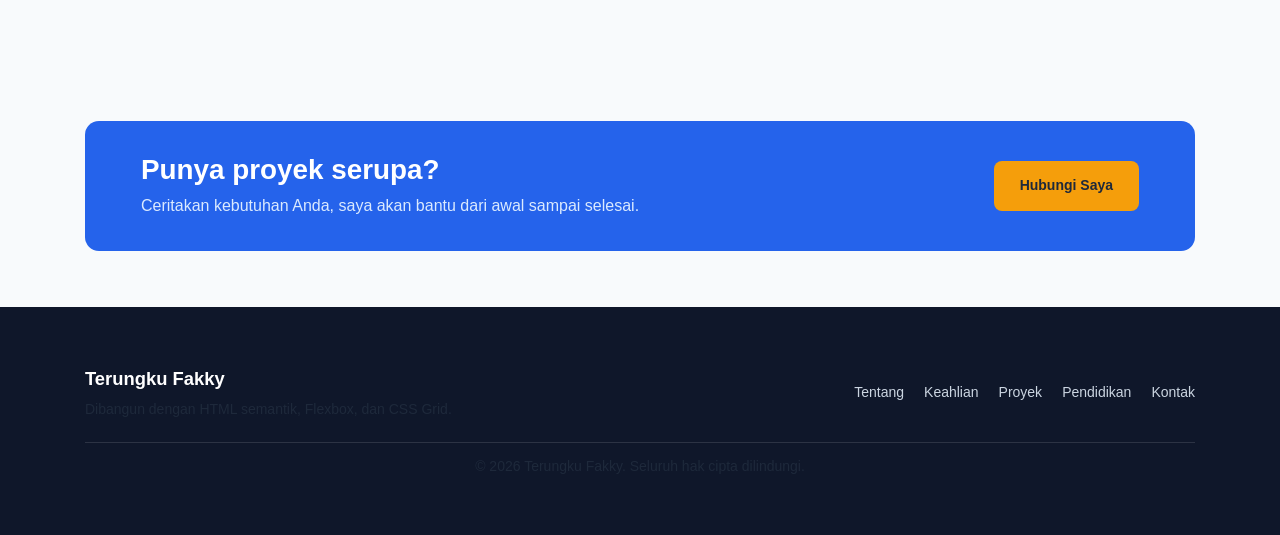
<file: WebPhortofolio/proyek.html>
<!DOCTYPE html>
<html lang="id">
<head>
  <meta charset="UTF-8">
  <meta name="viewport" content="width=device-width, initial-scale=1.0">
  <meta name="description" content="Kumpulan proyek web Terungku Fakky: landing page, dashboard, katalog produk, dan website sekolah.">
  <title>Proyek | Portfolio Terungku Fakky</title>
  <link rel="stylesheet" href="css/proyek.css">
</head>
<body>

  <!-- ===== HEADER + NAVIGASI (Flexbox) ===== -->
  <header class="site-header">
    <div class="container header-inner">
      <a class="brand" href="index.html">
        <span class="brand-mark" aria-hidden="true">TF</span>
        <span class="brand-text">
          <strong>Terungku Fakky</strong>
          <small>Frontend Developer</small>
        </span>
      </a>

      <input type="checkbox" class="nav-toggle-input" id="nav-toggle"
             aria-label="Buka atau tutup menu navigasi">
      <nav class="site-nav" aria-label="Navigasi utama">
        <label class="nav-toggle" for="nav-toggle">
          <span class="nav-toggle-icon" aria-hidden="true"></span>
          <span>Menu</span>
        </label>
        <ul class="nav-list">
          <li><a href="index.html">Beranda</a></li>
          <li><a href="tentang.html">Tentang</a></li>
          <li><a href="keahlian.html">Keahlian</a></li>
          <li><a href="proyek.html" aria-current="page">Proyek</a></li>
          <li><a href="pendidikan.html">Pendidikan</a></li>
          <li><a href="kontak.html">Kontak</a></li>
        </ul>
      </nav>

      <a class="btn btn-outline nav-cta" href="kontak.html">Hubungi Saya</a>
    </div>
  </header>

  <main>

    <!-- ===== JUDUL HALAMAN ===== -->
    <section class="page-head">
      <div class="container">
        <p class="eyebrow">Karya</p>
        <h1>Proyek <span class="text-primary">Saya</span></h1>
        <p class="lead">
          Beberapa halaman web yang saya kerjakan sendiri maupun sebagai tugas kuliah.
          Semuanya dibuat tanpa framework, hanya memakai HTML, CSS, dan JavaScript.
        </p>
      </div>
    </section>

    <!-- ===== PROYEK UTAMA (CSS Grid 2 kolom) ===== -->
    <section class="section">
      <div class="container">
        <div class="section-head">
          <h2 class="section-title">Proyek <span class="text-primary">Utama</span></h2>
          <span class="divider"></span>
        </div>

        <article class="featured">
          <figure class="featured-art">
            <img class="featured-svg" src="img/project-umkm.svg" alt="" width="600" height="340">
          </figure>

          <div class="featured-body">
            <p class="featured-badge">Proyek Terbesar</p>
            <h3>Website Profil UMKM Oliveira</h3>
            <p>
              Halaman profil lengkap untuk usaha pulsa dan aksesori lokal. Berisi
              section profil, layanan, harga, galeri, dan form pemesanan yang
              tervalidasi di sisi klien.
            </p>
            <dl class="mini-facts">
              <div><dt>Peran</dt><dd>Frontend Developer</dd></div>
              <div><dt>Durasi</dt><dd>3 Minggu</dd></div>
              <div><dt>Status</dt><dd>Selesai &amp; Dipakai</dd></div>
            </dl>
            <ul class="tag-list">
              <li>HTML</li><li>CSS Grid</li><li>JavaScript</li><li>Form</li>
            </ul>
          </div>
        </article>
      </div>
    </section>

    <!-- ===== SEMUA PROYEK (CSS Grid auto-fit + minmax) ===== -->
    <section class="section section-alt">
      <div class="container">
        <div class="section-head center">
          <h2 class="section-title">Semua <span class="text-primary">Proyek</span></h2>
          <span class="divider"></span>
        </div>

        <div class="project-grid">

          <article class="project-card">
            <figure class="project-thumb thumb-a">
              <img class="thumb-art" src="img/project-portofolio.svg" alt="" width="400" height="220">
            </figure>
            <div class="project-body">
              <p class="project-type">Website Pribadi</p>
              <h3>Web Portofolio Responsif</h3>
              <p>Portofolio pribadi dengan Flexbox, CSS Grid, dan tiga breakpoint media query.</p>
              <ul class="tag-list"><li>HTML</li><li>CSS</li><li>Responsif</li></ul>
            </div>
          </article>

          <article class="project-card">
            <figure class="project-thumb thumb-b">
              <img class="thumb-art" src="img/project-landing.svg" alt="" width="400" height="220">
            </figure>
            <div class="project-body">
              <p class="project-type">Landing Page</p>
              <h3>Landing Page UMKM</h3>
              <p>Halaman promosi usaha kecil dengan desain bersih dan tombol aksi yang jelas.</p>
              <ul class="tag-list"><li>HTML</li><li>CSS Grid</li></ul>
            </div>
          </article>

          <article class="project-card">
            <figure class="project-thumb thumb-c">
              <img class="thumb-art" src="img/project-dashboard.svg" alt="" width="400" height="220">
            </figure>
            <div class="project-body">
              <p class="project-type">Prototype</p>
              <h3>Dashboard Admin</h3>
              <p>Prototype dashboard dengan layout grid area dan tabel data sederhana.</p>
              <ul class="tag-list"><li>CSS Grid</li><li>JavaScript</li></ul>
            </div>
          </article>

          <article class="project-card">
            <figure class="project-thumb thumb-d">
              <img class="thumb-art" src="img/project-katalog.svg" alt="" width="400" height="220">
            </figure>
            <div class="project-body">
              <p class="project-type">Tugas Kuliah</p>
              <h3>Katalog Produk Sederhana</h3>
              <p>Daftar produk dengan filter kategori memakai Flexbox dan state JavaScript.</p>
              <ul class="tag-list"><li>HTML</li><li>Flexbox</li></ul>
            </div>
          </article>

          <article class="project-card">
            <figure class="project-thumb thumb-a">
              <img class="thumb-art" src="img/project-sekolah.svg" alt="" width="400" height="220">
            </figure>
            <div class="project-body">
              <p class="project-type">Tugas Kuliah</p>
              <h3>Website Sekolah</h3>
              <p>Profil sekolah lengkap: visi misi, fasilitas, guru, serta prestasi siswa.</p>
              <ul class="tag-list"><li>HTML</li><li>CSS</li><li>Form</li></ul>
            </div>
          </article>

          <article class="project-card">
            <figure class="project-thumb thumb-c">
              <img class="thumb-art" src="img/project-todo.svg" alt="" width="400" height="220">
            </figure>
            <div class="project-body">
              <p class="project-type">Mandiri</p>
              <h3>Aplikasi Todo List</h3>
              <p>Catatan tugas harian dengan localStorage, fitur tambah, tandai selesai, dan hapus.</p>
              <ul class="tag-list"><li>JavaScript</li><li>DOM</li><li>LocalStorage</li></ul>
            </div>
          </article>

        </div>
      </div>
    </section>

    <!-- ===== CATATAN PROSES ===== -->
    <section class="section">
      <div class="container">
        <div class="section-head center">
          <h2 class="section-title">Cara saya <span class="text-primary">Mengerjakan</span></h2>
          <span class="divider"></span>
        </div>

        <ol class="step-grid">
          <li class="step-item">
            <span class="step-num" aria-hidden="true">1</span>
            <h3>Analisis Kebutuhan</h3>
            <p>Memahami tujuan situs, siapa target pembacanya, dan informasi apa yang perlu ditampilkan.</p>
          </li>
          <li class="step-item">
            <span class="step-num" aria-hidden="true">2</span>
            <h3>Buat Wireframe</h3>
            <p>Merancang tata letak kasar dengan Figma agar struktur halaman disepakati lebih dulu.</p>
          </li>
          <li class="step-item">
            <span class="step-num" aria-hidden="true">3</span>
            <h3>Tulis Kode</h3>
            <p>Menulis HTML semantik, lalu CSS dengan Flexbox atau Grid, lalu JavaScript seperlunya.</p>
          </li>
          <li class="step-item">
            <span class="step-num" aria-hidden="true">4</span>
            <h3>Uji Responsif</h3>
            <p>Memeriksa tampilan di HP, tablet, dan desktop sampai tidak ada elemen yang meluber.</p>
          </li>
        </ol>
      </div>
    </section>

    <!-- ===== CTA ===== -->
    <section class="section">
      <div class="container">
        <div class="cta-band">
          <div class="cta-text">
            <h2>Punya proyek serupa?</h2>
            <p>Ceritakan kebutuhan Anda, saya akan bantu dari awal sampai selesai.</p>
          </div>
          <a class="btn btn-primary" href="kontak.html">Hubungi Saya</a>
        </div>
      </div>
    </section>

  </main>

  <!-- ===== FOOTER (Flexbox) ===== -->
  <footer class="site-footer">
    <div class="container footer-inner">
      <div class="footer-brand">
        <strong>Terungku Fakky</strong>
        <p>Dibangun dengan HTML semantik, Flexbox, dan CSS Grid.</p>
      </div>
      <nav class="footer-nav" aria-label="Navigasi footer">
        <a href="tentang.html">Tentang</a>
        <a href="keahlian.html">Keahlian</a>
        <a href="proyek.html">Proyek</a>
        <a href="pendidikan.html">Pendidikan</a>
        <a href="kontak.html">Kontak</a>
      </nav>
      <p class="footer-copy">&copy; 2026 Terungku Fakky. Seluruh hak cipta dilindungi.</p>
    </div>
  </footer>

</body>
</html>
</file>
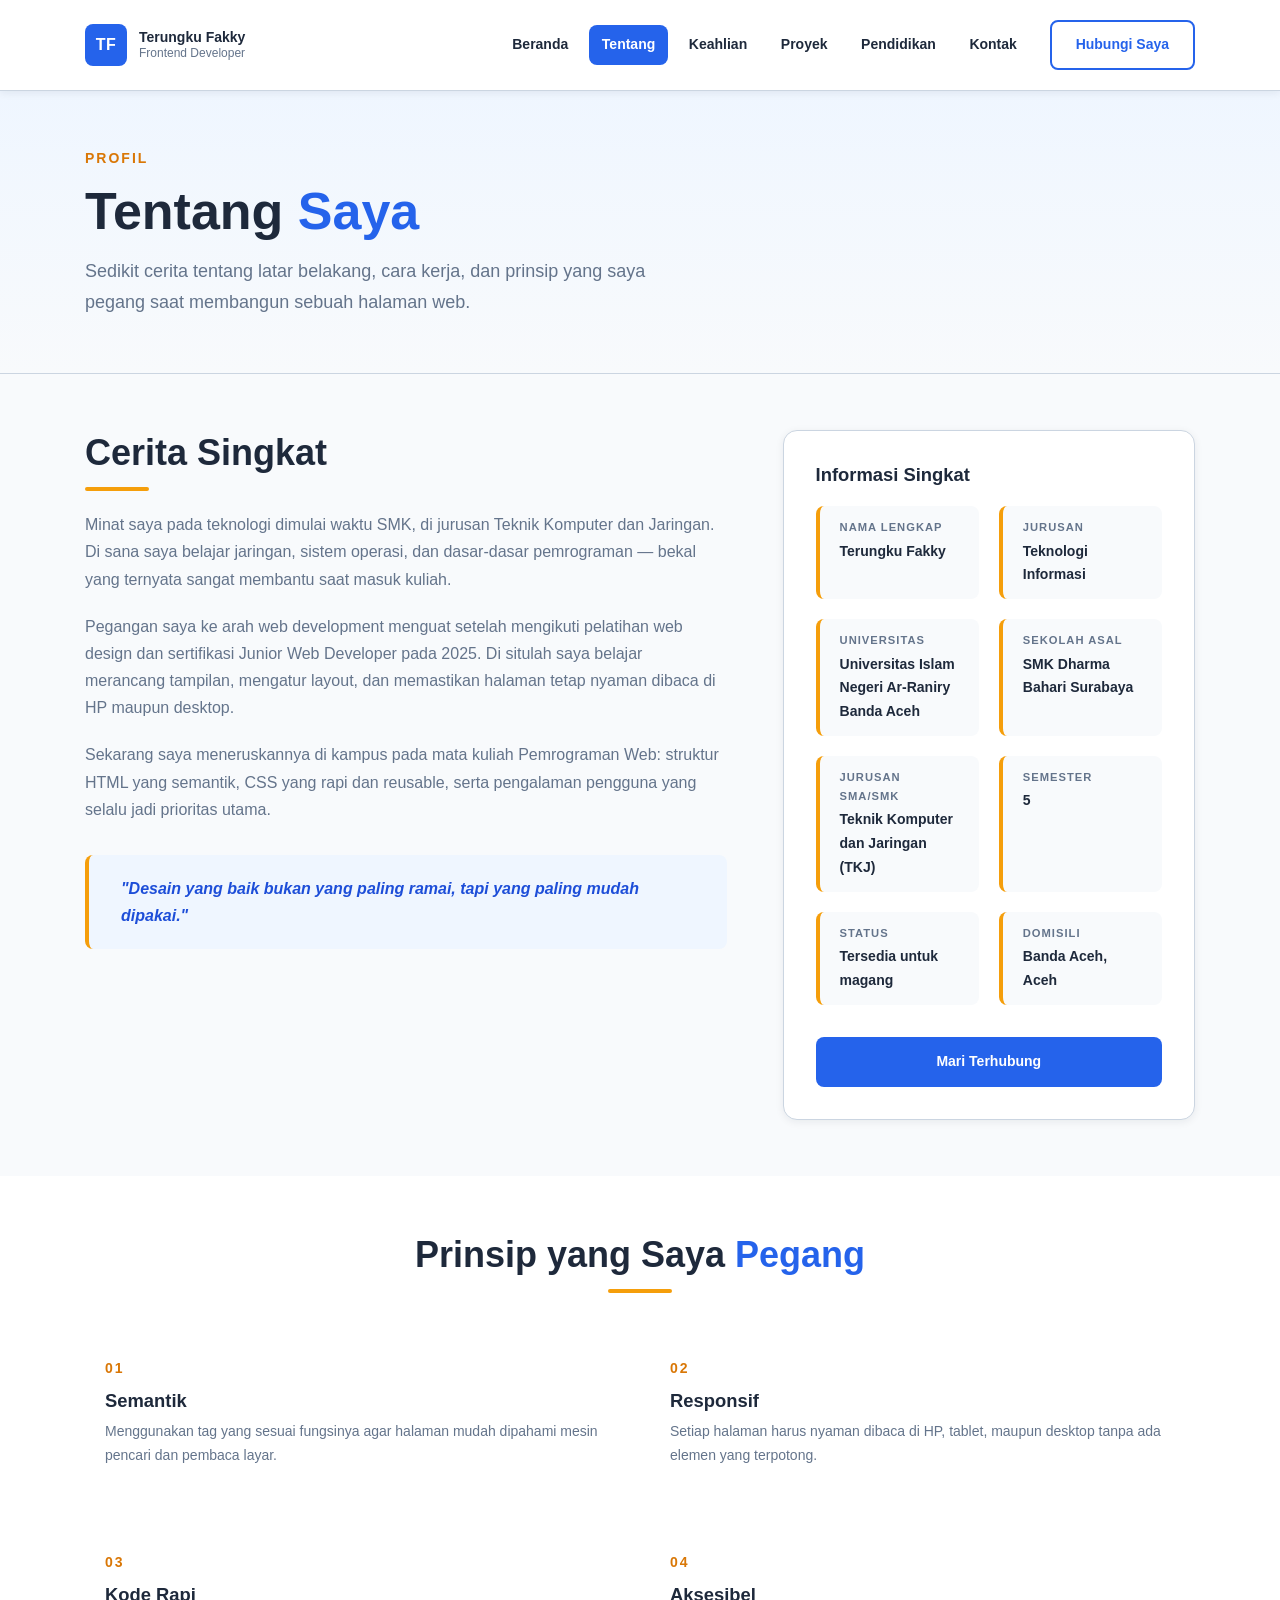
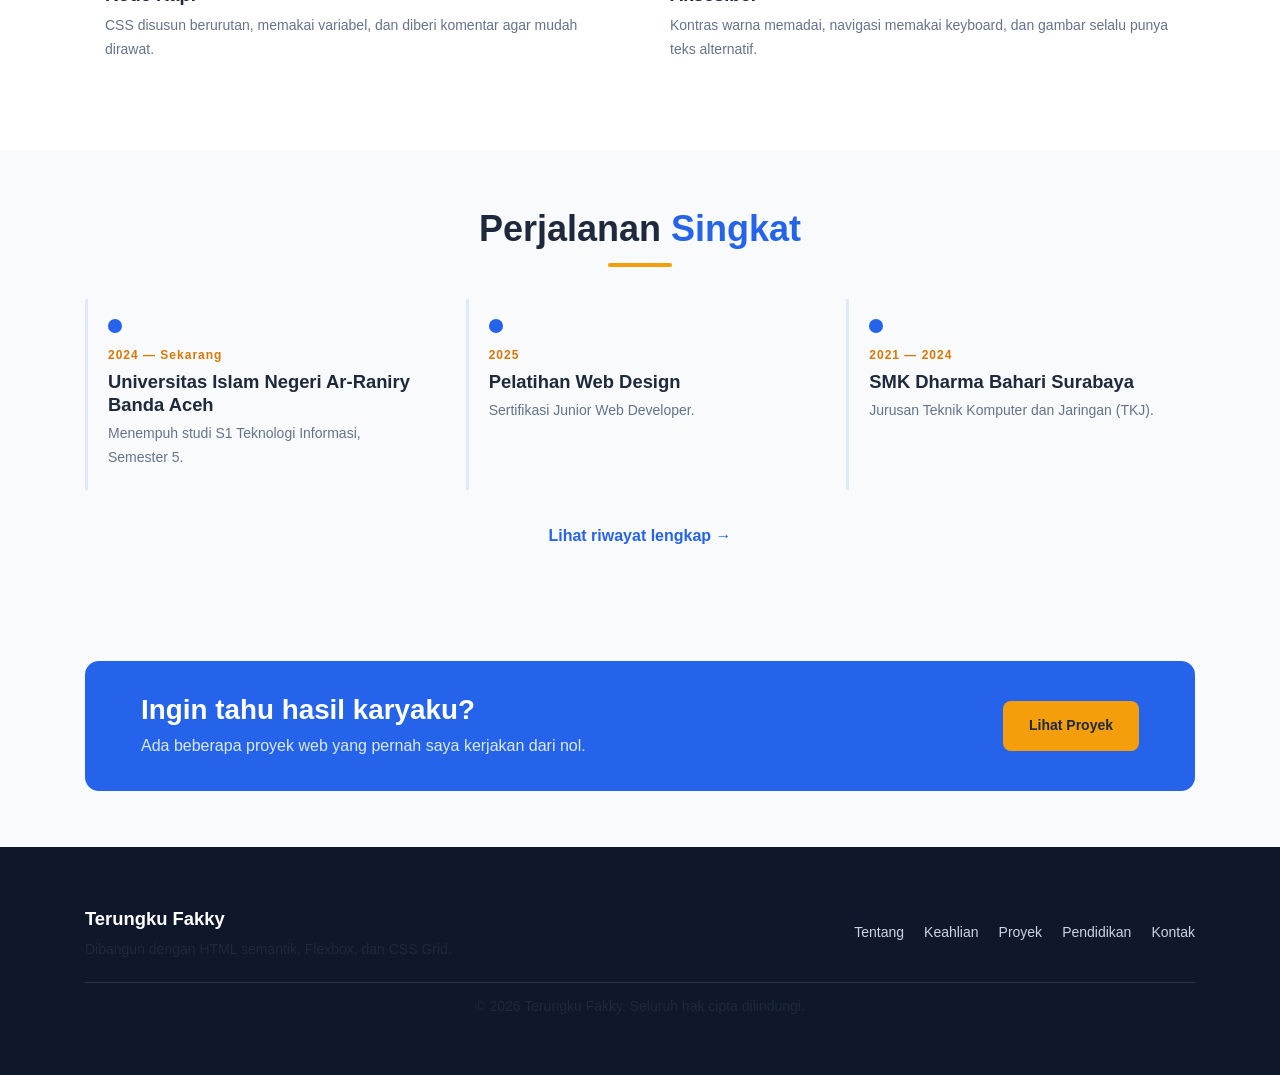
<file: WebPhortofolio/tentang.html>
<!DOCTYPE html>
<html lang="id">
<head>
  <meta charset="UTF-8">
  <meta name="viewport" content="width=device-width, initial-scale=1.0">
  <meta name="description" content="Tentang Terungku Fakky — mahasiswa Teknologi Informasi yang passionate pada front-end development.">
  <title>Tentang | Portfolio Terungku Fakky</title>
  <link rel="stylesheet" href="css/tentang.css">
</head>
<body>

  <!-- ===== HEADER + NAVIGASI (Flexbox) ===== -->
  <header class="site-header">
    <div class="container header-inner">
      <a class="brand" href="index.html">
        <span class="brand-mark" aria-hidden="true">TF</span>
        <span class="brand-text">
          <strong>Terungku Fakky</strong>
          <small>Frontend Developer</small>
        </span>
      </a>

      <input type="checkbox" class="nav-toggle-input" id="nav-toggle"
             aria-label="Buka atau tutup menu navigasi">
      <nav class="site-nav" aria-label="Navigasi utama">
        <label class="nav-toggle" for="nav-toggle">
          <span class="nav-toggle-icon" aria-hidden="true"></span>
          <span>Menu</span>
        </label>
        <ul class="nav-list">
          <li><a href="index.html">Beranda</a></li>
          <li><a href="tentang.html" aria-current="page">Tentang</a></li>
          <li><a href="keahlian.html">Keahlian</a></li>
          <li><a href="proyek.html">Proyek</a></li>
          <li><a href="pendidikan.html">Pendidikan</a></li>
          <li><a href="kontak.html">Kontak</a></li>
        </ul>
      </nav>

      <a class="btn btn-outline nav-cta" href="kontak.html">Hubungi Saya</a>
    </div>
  </header>

  <main>

    <!-- ===== JUDUL HALAMAN ===== -->
    <section class="page-head">
      <div class="container">
        <p class="eyebrow">Profil</p>
        <h1>Tentang <span class="text-primary">Saya</span></h1>
        <p class="lead">
          Sedikit cerita tentang latar belakang, cara kerja, dan prinsip yang saya
          pegang saat membangun sebuah halaman web.
        </p>
      </div>
    </section>

    <!-- ===== CERITA + FAKTA (CSS Grid) ===== -->
    <section class="section">
      <div class="container about-layout">

        <article class="about-story">
          <h2 class="section-title">Cerita Singkat</h2>
          <span class="divider"></span>

          <p>
            Minat saya pada teknologi dimulai waktu SMK, di jurusan Teknik
            Komputer dan Jaringan. Di sana saya belajar jaringan, sistem
            operasi, dan dasar-dasar pemrograman — bekal yang ternyata sangat
            membantu saat masuk kuliah.
          </p>
          <p>
            Pegangan saya ke arah web development menguat setelah mengikuti
            pelatihan web design dan sertifikasi Junior Web Developer pada 2025.
            Di situlah saya belajar merancang tampilan, mengatur layout, dan
            memastikan halaman tetap nyaman dibaca di HP maupun desktop.
          </p>
          <p>
            Sekarang saya meneruskannya di kampus pada mata kuliah Pemrograman
            Web: struktur HTML yang semantik, CSS yang rapi dan reusable, serta
            pengalaman pengguna yang selalu jadi prioritas utama.
          </p>

          <blockquote class="quote-box">
            <p>"Desain yang baik bukan yang paling ramai, tapi yang paling mudah dipakai."</p>
          </blockquote>
        </article>

        <aside class="about-side" aria-label="Informasi singkat">
          <h2 class="side-title">Informasi Singkat</h2>

          <dl class="fact-list">
            <div class="fact-item">
              <dt>Nama Lengkap</dt>
              <dd>Terungku Fakky</dd>
            </div>
            <div class="fact-item">
              <dt>Jurusan</dt>
              <dd>Teknologi Informasi</dd>
            </div>
            <div class="fact-item">
              <dt>Universitas</dt>
              <dd>Universitas Islam Negeri Ar-Raniry Banda Aceh</dd>
            </div>
            <div class="fact-item">
              <dt>Sekolah Asal</dt>
              <dd>SMK Dharma Bahari Surabaya</dd>
            </div>
            <div class="fact-item">
              <dt>Jurusan SMA/SMK</dt>
              <dd>Teknik Komputer dan Jaringan (TKJ)</dd>
            </div>
            <div class="fact-item">
              <dt>Semester</dt>
              <dd>5</dd>
            </div>
            <div class="fact-item">
              <dt>Status</dt>
              <dd>Tersedia untuk magang</dd>
            </div>
            <div class="fact-item">
              <dt>Domisili</dt>
              <dd>Banda Aceh, Aceh</dd>
            </div>
          </dl>

          <div class="side-cta">
            <a class="btn btn-primary btn-block" href="kontak.html">Mari Terhubung</a>
          </div>
        </aside>

      </div>
    </section>

    <!-- ===== NILAI KERJA (Flexbox) ===== -->
    <section class="section section-alt">
      <div class="container">
        <div class="section-head center">
          <h2 class="section-title">Prinsip yang Saya <span class="text-primary">Pegang</span></h2>
          <span class="divider"></span>
        </div>

        <ul class="value-grid">
          <li class="value-card">
            <span class="value-num" aria-hidden="true">01</span>
            <h3>Semantik</h3>
            <p>Menggunakan tag yang sesuai fungsinya agar halaman mudah dipahami mesin pencari dan pembaca layar.</p>
          </li>
          <li class="value-card">
            <span class="value-num" aria-hidden="true">02</span>
            <h3>Responsif</h3>
            <p>Setiap halaman harus nyaman dibaca di HP, tablet, maupun desktop tanpa ada elemen yang terpotong.</p>
          </li>
          <li class="value-card">
            <span class="value-num" aria-hidden="true">03</span>
            <h3>Kode Rapi</h3>
            <p>CSS disusun berurutan, memakai variabel, dan diberi komentar agar mudah dirawat.</p>
          </li>
          <li class="value-card">
            <span class="value-num" aria-hidden="true">04</span>
            <h3>Aksesibel</h3>
            <p>Kontras warna memadai, navigasi memakai keyboard, dan gambar selalu punya teks alternatif.</p>
          </li>
        </ul>
      </div>
    </section>

    <!-- ===== PERJALANAN SINGKAT (CSS Grid) ===== -->
    <section class="section">
      <div class="container">
        <div class="section-head center">
          <h2 class="section-title">Perjalanan <span class="text-primary">Singkat</span></h2>
          <span class="divider"></span>
        </div>

        <div class="mini-timeline">
          <article class="mini-item mini-kampus">
            <span class="mini-dot" aria-hidden="true"></span>
            <p class="mini-meta">2024 — Sekarang</p>
            <h3>Universitas Islam Negeri Ar-Raniry Banda Aceh</h3>
            <p>Menempuh studi S1 Teknologi Informasi, Semester 5.</p>
          </article>
          <article class="mini-item mini-pelatihan">
            <span class="mini-dot" aria-hidden="true"></span>
            <p class="mini-meta">2025</p>
            <h3>Pelatihan Web Design</h3>
            <p>Sertifikasi Junior Web Developer.</p>
          </article>
          <article class="mini-item mini-smk">
            <span class="mini-dot" aria-hidden="true"></span>
            <p class="mini-meta">2021 — 2024</p>
            <h3>SMK Dharma Bahari Surabaya</h3>
            <p>Jurusan Teknik Komputer dan Jaringan (TKJ).</p>
          </article>
        </div>

        <p class="section-more">
          <a class="link-arrow" href="pendidikan.html">Lihat riwayat lengkap &rarr;</a>
        </p>
      </div>
    </section>

    <!-- ===== CTA ===== -->
    <section class="section">
      <div class="container">
        <div class="cta-band">
          <div class="cta-text">
            <h2>Ingin tahu hasil karyaku?</h2>
            <p>Ada beberapa proyek web yang pernah saya kerjakan dari nol.</p>
          </div>
          <a class="btn btn-primary" href="proyek.html">Lihat Proyek</a>
        </div>
      </div>
    </section>

  </main>

  <!-- ===== FOOTER (Flexbox) ===== -->
  <footer class="site-footer">
    <div class="container footer-inner">
      <div class="footer-brand">
        <strong>Terungku Fakky</strong>
        <p>Dibangun dengan HTML semantik, Flexbox, dan CSS Grid.</p>
      </div>
      <nav class="footer-nav" aria-label="Navigasi footer">
        <a href="tentang.html">Tentang</a>
        <a href="keahlian.html">Keahlian</a>
        <a href="proyek.html">Proyek</a>
        <a href="pendidikan.html">Pendidikan</a>
        <a href="kontak.html">Kontak</a>
      </nav>
      <p class="footer-copy">&copy; 2026 Terungku Fakky. Seluruh hak cipta dilindungi.</p>
    </div>
  </footer>

</body>
</html>
</file>
<file: WebPhortofolio/css/index.css>
/* ==========================================================
   INDEX.CSS — CSS halaman Beranda
   ----------------------------------------------------------
   - Tanpa framework, tanpa JavaScript.
   - Unit relatif: rem / vw / vh.
   - Breakpoint: HP <=639px, tablet 640-959px, desktop >=960px.
   - Menu jadi dropdown di <960px lewat checkbox + label
     (murni CSS, tanpa JS).
   ========================================================== */

/* ==========================================================
   01. RESET & BASE
   ========================================================== */
*,
*::before,
*::after {
  box-sizing: border-box;
  margin: 0;
  padding: 0;
}

html {
  scroll-behavior: smooth;
  scroll-padding-top: 5rem;
  -webkit-text-size-adjust: 100%;
}

body {
  font-family: "Segoe UI", Tahoma, Verdana, sans-serif;
  font-size: 1rem;
  line-height: 1.7;
  color: #1e293b;
  background: #f8fafc;
  overflow-x: hidden; /* cegah scroll horizontal */
}

img,
svg {
  max-width: 100%;
  height: auto;
  display: block;
}

ul,
ol {
  list-style: none;
}

a {
  color: #2563eb;
  text-decoration: none;
  transition: color 0.25s ease;
}

a:hover {
  color: #1d4ed8;
}

:focus-visible {
  outline: 0.1875rem solid #f59e0b;
  outline-offset: 0.1875rem;
}

/* Teks hanya untuk pembaca layar */
.sr-only {
  position: absolute;
  width: 1px;
  height: 1px;
  padding: 0;
  margin: -1px;
  overflow: hidden;
  clip-path: inset(50%);
  white-space: nowrap;
}

/* ==========================================================
   02. TIPOGRAFI
   ========================================================== */
h1,
h2,
h3 {
  line-height: 1.25;
  font-weight: 700;
}

h1 {
  font-size: clamp(1.9rem, 1.35rem + 2.6vw, 3.25rem);
}

h2 {
  font-size: clamp(1.55rem, 1.25rem + 1.4vw, 2.25rem);
}

h3 {
  font-size: 1.15rem;
}

p {
  color: #1e293b;
}

.text-primary {
  color: #2563eb;
}

.lead {
  font-size: clamp(1rem, 0.95rem + 0.3vw, 1.125rem);
  color: #64748b;
  max-width: 60ch;
}

.eyebrow {
  margin-bottom: 0.5rem;
  color: #d97706;
  font-size: 0.875rem;
  font-weight: 700;
  letter-spacing: 0.125rem;
  text-transform: uppercase;
}

/* ==========================================================
   03. LAYOUT & UTILITAS
   ========================================================== */
.container {
  width: 100%;
  max-width: 71.875rem;
  margin-inline: auto;
  padding-inline: 1.25rem;
}

.section {
  padding-block: 3.5rem;
}

.section-alt {
  background: #ffffff;
}

.section-head {
  margin-bottom: 2rem;
}

.section-head.center {
  text-align: center;
}

.section-title {
  margin: 0;
}

.divider {
  display: block;
  width: 4rem;
  height: 0.25rem;
  margin-top: 0.75rem;
  border-radius: 99px;
  background: #f59e0b;
}

.section-head.center .divider {
  margin-inline: auto;
}

.section-more {
  margin-top: 2rem;
  text-align: center;
}

.link-arrow {
  font-weight: 600;
}

/* Judul halaman (semua halaman selain Beranda) */
.page-head {
  padding-block: 3.5rem;
  background: linear-gradient(180deg, #eff6ff, #f8fafc);
  border-bottom: 0.0625rem solid #cbd5e1;
}

.page-head h1 {
  margin-bottom: 0.75rem;
}

/* ==========================================================
   04. KOMPONEN UMUM
   ========================================================== */
/* Tombol */
.btn {
  display: inline-flex;
  align-items: center;
  justify-content: center;
  gap: 0.5rem;
  padding: 0.7rem 1.5rem;
  border: 0.125rem solid transparent;
  border-radius: 0.5rem;
  font-size: 0.875rem;
  font-weight: 600;
  text-align: center;
  cursor: pointer;
  transition:
    background 0.25s ease,
    color 0.25s ease,
    border-color 0.25s ease,
    transform 0.25s ease;
}

.btn:hover {
  transform: translateY(-0.125rem);
}

.btn-primary {
  background: #2563eb;
  color: #fff;
}

.btn-primary:hover {
  background: #1d4ed8;
  color: #fff;
}

.btn-outline {
  background: transparent;
  border-color: #2563eb;
  color: #2563eb;
}

.btn-outline:hover {
  background: #2563eb;
  color: #fff;
}

.btn-block {
  width: 100%;
}

/* Kartu dasar */
.card {
  background: #ffffff;
  border: 0.0625rem solid #cbd5e1;
  border-radius: 0.875rem;
  box-shadow: 0 0.125rem 0.5rem rgba(15, 23, 42, 0.07);
  transition:
    transform 0.25s ease,
    box-shadow 0.25s ease,
    border-color 0.25s ease;
}

.card:hover {
  transform: translateY(-0.25rem);
  border-color: #2563eb;
  box-shadow: 0 0.625rem 1.75rem rgba(15, 23, 42, 0.11);
}

/* Label teknologi (tag) */
.tag-list {
  display: flex;
  flex-wrap: wrap;
  gap: 0.5rem;
  margin-top: 0.75rem;
}

.tag-list li {
  padding: 0.25rem 0.7rem;
  border-radius: 99px;
  background: #dbeafe;
  color: #1d4ed8;
  font-size: 0.75rem;
  font-weight: 600;
}

/* Ajakan bertindak (CTA) */
.cta-band {
  display: flex;
  flex-wrap: wrap;
  align-items: center;
  justify-content: space-between;
  gap: 1.25rem;
  padding: 2rem 3.5rem;
  border-radius: 0.875rem;
  background: #2563eb;
  color: #fff;
}

.cta-text h2 {
  font-size: clamp(1.25rem, 1.1rem + 0.8vw, 1.75rem);
  color: #fff;
}

.cta-text p {
  margin-top: 0.25rem;
  color: #dbeafe;
}

.cta-band .btn-primary {
  background: #f59e0b;
  color: #1e293b;
}

.cta-band .btn-primary:hover {
  background: #d97706;
  color: #fff;
}

/* ==========================================================
   05. HEADER + NAVIGASI
   ========================================================== */
.site-header {
  position: sticky;
  top: 0;
  z-index: 100;
  background: #ffffff;
  border-bottom: 0.0625rem solid #cbd5e1;
  box-shadow: 0 0.125rem 0.5rem rgba(15, 23, 42, 0.07);
}

.header-inner {
  display: flex;
  align-items: center;
  justify-content: space-between;
  flex-wrap: wrap;
  gap: 1.25rem;
  padding-block: 0.75rem;
}

/* Brand / logo */
.brand {
  display: flex;
  align-items: center;
  gap: 0.75rem;
  color: #1e293b;
}

.brand:hover {
  color: #2563eb;
}

.brand-mark {
  display: grid;
  place-items: center;
  width: 2.625rem;
  height: 2.625rem;
  flex-shrink: 0;
  border-radius: 0.5rem;
  background: #2563eb;
  color: #fff;
  font-weight: 700;
  letter-spacing: 0.03rem;
}

.brand-text {
  display: flex;
  flex-direction: column;
  line-height: 1.3;
}

.brand-text strong {
  font-size: 0.875rem;
  white-space: nowrap;
}

.brand-text small {
  color: #64748b;
  font-size: 0.75rem;
  white-space: nowrap;
}

/* Daftar menu */
.site-nav {
  margin-left: auto;
}

.nav-list {
  display: flex;
  flex-wrap: wrap;
  align-items: center;
  gap: 0.5rem;
}

.nav-list a {
  display: block;
  padding: 0.5rem 0.8rem;
  border-radius: 0.5rem;
  color: #1e293b;
  font-size: 0.875rem;
  font-weight: 600;
  transition: background 0.25s ease, color 0.25s ease;
}

.nav-list a:hover {
  background: #eff6ff;
  color: #2563eb;
}

/* Penanda halaman yang sedang dibuka */
.nav-list a[aria-current="page"] {
  background: #2563eb;
  color: #fff;
}

.nav-list a[aria-current="page"]:hover {
  background: #1d4ed8;
  color: #fff;
}

.nav-cta {
  flex-shrink: 0;
}

/* Checkbox tersembunyi, tetap bisa difokuskan keyboard */
.nav-toggle-input {
  position: absolute;
  width: 1px;
  height: 1px;
  padding: 0;
  margin: -1px;
  overflow: hidden;
  clip-path: inset(50%);
  white-space: nowrap;
}

/* Tombol "Menu" — disembunyikan di desktop */
.nav-toggle {
  display: none;
  align-items: center;
  gap: 0.75rem;
  padding: 0.5rem 0.9rem;
  border: 0.0625rem solid #cbd5e1;
  border-radius: 0.5rem;
  background: #ffffff;
  color: #1e293b;
  font-size: 0.875rem;
  font-weight: 600;
  cursor: pointer;
  user-select: none;
  transition:
    background 0.25s ease,
    color 0.25s ease,
    border-color 0.25s ease;
}

.nav-toggle:hover {
  border-color: #2563eb;
  color: #2563eb;
}

/* Ikon hamburger — digambar murni CSS */
.nav-toggle-icon {
  position: relative;
  width: 1.375rem;
  height: 0.125rem;
  flex-shrink: 0;
  border-radius: 0.125rem;
  background: currentColor;
  transition: background 0.25s ease;
}

.nav-toggle-icon::before,
.nav-toggle-icon::after {
  content: "";
  position: absolute;
  left: 0;
  width: 100%;
  height: 100%;
  border-radius: 0.125rem;
  background: currentColor;
  transition: transform 0.25s ease;
}

.nav-toggle-icon::before {
  top: -0.44rem;
}

.nav-toggle-icon::after {
  top: 0.44rem;
}

/* Menu terbuka -> ikon berubah menjadi tanda X */
.nav-toggle-input:checked ~ .site-nav .nav-toggle-icon {
  background: transparent;
}

.nav-toggle-input:checked ~ .site-nav .nav-toggle-icon::before {
  transform: translateY(0.44rem) rotate(45deg);
}

.nav-toggle-input:checked ~ .site-nav .nav-toggle-icon::after {
  transform: translateY(-0.44rem) rotate(-45deg);
}

/* Fokus keyboard pada tombol Menu */
.nav-toggle-input:focus-visible ~ .site-nav .nav-toggle {
  outline: 0.1875rem solid #f59e0b;
  outline-offset: 0.125rem;
}

/* ==========================================================
   06. FOOTER
   ========================================================== */
.site-footer {
  padding-block: 3.5rem;
  background: #0f172a;
  color: #cbd5e1;
}

.footer-inner {
  display: flex;
  flex-wrap: wrap;
  align-items: center;
  justify-content: space-between;
  gap: 1.25rem;
}

.footer-brand strong {
  font-size: 1.15rem;
  color: #fff;
}

.footer-brand p {
  margin-top: 0.25rem;
  font-size: 0.875rem;
}

.footer-nav {
  display: flex;
  flex-wrap: wrap;
  gap: 1.25rem;
}

.footer-nav a {
  color: #cbd5e1;
  font-size: 0.875rem;
}

.footer-nav a:hover {
  color: #f59e0b;
}

.footer-copy {
  flex-basis: 100%;
  padding-top: 0.75rem;
  border-top: 0.0625rem solid rgba(255, 255, 255, 0.12);
  text-align: center;
  font-size: 0.875rem;
}

/* ==========================================================
   07. HERO — CSS GRID 2 kolom
   ========================================================== */
.hero {
  padding-block: 3.5rem;
  background: linear-gradient(180deg, #eff6ff, #f8fafc);
}

.hero-grid {
  display: grid;
  grid-template-columns: 1.15fr 0.85fr;
  align-items: center;
  gap: 3.5rem;
}

.hero-text h1 {
  margin-bottom: 1.25rem;
}

.hero-actions {
  display: flex;
  flex-wrap: wrap;
  gap: 0.75rem;
  margin-top: 2rem;
}

.hero-stats {
  display: flex;
  flex-wrap: wrap;
  gap: 2rem;
  margin-top: 3.5rem;
  padding-top: 1.25rem;
  border-top: 0.0625rem solid #cbd5e1;
}

.hero-stats li {
  display: flex;
  flex-direction: column;
}

.hero-stats strong {
  font-size: 1.75rem;
  color: #2563eb;
}

.hero-stats span {
  font-size: 0.875rem;
  color: #64748b;
}

.hero-figure {
  justify-self: center;
  max-width: 21.25rem;
}

.avatar {
  width: 100%;
  border-radius: 1.5rem;
  box-shadow: 0 0.625rem 1.75rem rgba(15, 23, 42, 0.11);
}

.avatar-caption {
  margin-top: 0.75rem;
  text-align: center;
  font-size: 0.875rem;
  color: #64748b;
}

/* ==========================================================
   08. RINGKASAN KEAHLIAN — FLEXBOX
   ========================================================== */
.skill-grid {
  display: flex;
  flex-wrap: wrap;
  justify-content: center;
  gap: 1.25rem;
}

.skill-card {
  flex: 1 1 15rem;   /* grow | shrink | basis */
  max-width: 18.75rem;
  padding: 2rem 1.25rem;
  text-align: center;
}

.skill-icon {
  display: grid;
  place-items: center;
  width: 3.625rem;
  height: 3.625rem;
  margin: 0 auto 0.75rem;
  border-radius: 50%;
  background: #dbeafe;
  color: #2563eb;
  font-weight: 700;
  font-size: 1.15rem;
}

.skill-card p {
  margin-top: 0.5rem;
  font-size: 0.875rem;
  color: #64748b;
}

/* ==========================================================
   09. PROYEK PILIHAN — CSS GRID auto-fit
   ========================================================== */
.project-grid {
  display: grid;
  grid-template-columns: repeat(auto-fit, minmax(16.25rem, 1fr));
  gap: 2rem;
}

.project-card {
  overflow: hidden;
}

.project-thumb {
  border-bottom: 0.0625rem solid #cbd5e1;
}

.thumb-a { background: #dbeafe; }
.thumb-b { background: #fef3c7; }
.thumb-c { background: #eff6ff; }

.thumb-art {
  width: 100%;
  height: auto;
}

.project-body {
  padding: 1.25rem;
}

.project-body p {
  margin-top: 0.5rem;
  font-size: 0.875rem;
  color: #64748b;
}

/* ==========================================================
   10. RESPONSIF
   ========================================================== */

/* (1) Menu dropdown + hero 1 kolom — HP & tablet (<960px) */
@media (max-width: 959px) {
  .nav-toggle {
    display: inline-flex;
  }

  /* "Hubungi Saya" disembunyikan karena menu sudah ada tautan Kontak */
  .nav-cta {
    display: none;
  }

  /* Panel dropdown lebar penuh, menempel di bawah header sticky */
  .nav-list {
    position: absolute;
    left: 0;
    right: 0;
    top: 100%;
    display: none;
    flex-direction: column;
    align-items: stretch;
    gap: 0.5rem;
    padding: 0.75rem 1.25rem 1.25rem;
    background: #ffffff;
    border-top: 0.0625rem solid #cbd5e1;
    box-shadow: 0 0.625rem 1.75rem rgba(15, 23, 42, 0.11);
    max-height: calc(100vh - 4rem);
    overflow-y: auto;
  }

  .nav-toggle-input:checked ~ .site-nav .nav-list {
    display: flex;
  }

  .nav-list a {
    padding: 0.7rem 0.8rem;
  }

  /* Hero */
  .hero-grid {
    grid-template-columns: 1fr;
    text-align: center;
  }

  .hero-text .lead {
    margin-inline: auto;
  }

  .hero-actions,
  .hero-stats {
    justify-content: center;
  }

  .hero-figure {
    order: -1;
    max-width: 15rem;
  }
}

/* (2) HP saja (<=639px) — di atas aturan 959px agar menimpa */
@media (max-width: 639px) {
  .section,
  .page-head,
  .site-footer {
    padding-block: 2.5rem;
  }
  .hero {
    padding-block: 2.5rem;
  }

  .hero-grid {
    gap: 2.5rem;
  }

  /* Header tetap satu baris: brand kiri, tombol Menu kanan */
  .header-inner {
    flex-wrap: nowrap;
    align-items: center;
  }

  .cta-band {
    flex-direction: column;
    align-items: stretch;
    text-align: center;
    padding: 2rem 1.25rem;
  }

  .page-head {
    padding-block: 2rem;
  }

  .hero-figure {
    max-width: 13.125rem;
  }

  .hero-actions .btn {
    flex: 1 1 100%;
  }

  .skill-card {
    max-width: 100%;
  }

  .hero-stats {
    justify-content: space-between;
    gap: 0.75rem;
    text-align: center;
  }
}

/* (3) Tablet saja — 640px sampai 959px */
@media (min-width: 640px) and (max-width: 959px) {
  .cta-band {
    flex-direction: column;
    align-items: stretch;
    text-align: center;
  }
}

/* (4) Desktop >=960px — menu satu baris */
@media (min-width: 960px) {
  .header-inner {
    padding-block: 1.25rem;
  }

  .nav-toggle {
    display: none;
  }

  .nav-list {
    display: flex;
    flex-direction: row;
    align-items: center;
  }

  .hero-figure {
    order: 0;
    max-width: 100%;
  }

  .project-grid {
    gap: 3.5rem;
  }
}

/* (5) Layar sangat kecil (<=359px) */
@media (max-width: 359px) {
  body {
    font-size: 0.95rem;
  }
  .project-body h3 {
    font-size: 0.95rem;
  }

  .brand-text small {
    display: none;
  }

  .header-inner {
    gap: 0.75rem;
  }

  .hero-stats {
    flex-direction: column;
    align-items: center;
  }
}

/* (6) Hormati preferensi pengguna */
@media (prefers-reduced-motion: reduce) {
  html {
    scroll-behavior: auto;
  }

  *,
  *::before,
  *::after {
    transition: none !important;
    animation: none !important;
  }
}

/* (7) Cetak */
@media print {
  .site-header,
  .nav-cta,
  .cta-band,
  .site-footer {
    display: none;
  }

  body {
    background: #fff;
  }

  .section {
    padding-block: 1.25rem;
  }
}
</file>
<file: WebPhortofolio/css/keahlian.css>
/* ==========================================================
   KEAHLIAN.CSS — CSS halaman Keahlian
   ----------------------------------------------------------
   - Tanpa framework, tanpa JavaScript.
   - Unit relatif: rem / vw / vh.
   - Breakpoint: HP <=639px, tablet 640-959px, desktop >=960px.
   - Menu jadi dropdown di <960px lewat checkbox + label
     (murni CSS, tanpa JS).
   ========================================================== */

/* ==========================================================
   01. RESET & BASE
   ========================================================== */
*,
*::before,
*::after {
  box-sizing: border-box;
  margin: 0;
  padding: 0;
}

html {
  scroll-behavior: smooth;
  scroll-padding-top: 5rem;
  -webkit-text-size-adjust: 100%;
}

body {
  font-family: "Segoe UI", Tahoma, Verdana, sans-serif;
  font-size: 1rem;
  line-height: 1.7;
  color: #1e293b;
  background: #f8fafc;
  overflow-x: hidden; /* cegah scroll horizontal */
}

img,
svg {
  max-width: 100%;
  height: auto;
  display: block;
}

ul,
ol {
  list-style: none;
}

a {
  color: #2563eb;
  text-decoration: none;
  transition: color 0.25s ease;
}

a:hover {
  color: #1d4ed8;
}

:focus-visible {
  outline: 0.1875rem solid #f59e0b;
  outline-offset: 0.1875rem;
}

/* Teks hanya untuk pembaca layar */
.sr-only {
  position: absolute;
  width: 1px;
  height: 1px;
  padding: 0;
  margin: -1px;
  overflow: hidden;
  clip-path: inset(50%);
  white-space: nowrap;
}

/* ==========================================================
   02. TIPOGRAFI
   ========================================================== */
h1,
h2,
h3 {
  line-height: 1.25;
  font-weight: 700;
}

h1 {
  font-size: clamp(1.9rem, 1.35rem + 2.6vw, 3.25rem);
}

h2 {
  font-size: clamp(1.55rem, 1.25rem + 1.4vw, 2.25rem);
}

h3 {
  font-size: 1.15rem;
}

p {
  color: #1e293b;
}

.text-primary {
  color: #2563eb;
}

.lead {
  font-size: clamp(1rem, 0.95rem + 0.3vw, 1.125rem);
  color: #64748b;
  max-width: 60ch;
}

.eyebrow {
  margin-bottom: 0.5rem;
  color: #d97706;
  font-size: 0.875rem;
  font-weight: 700;
  letter-spacing: 0.125rem;
  text-transform: uppercase;
}

/* ==========================================================
   03. LAYOUT & UTILITAS
   ========================================================== */
.container {
  width: 100%;
  max-width: 71.875rem;
  margin-inline: auto;
  padding-inline: 1.25rem;
}

.section {
  padding-block: 3.5rem;
}

.section-alt {
  background: #ffffff;
}

.section-head {
  margin-bottom: 2rem;
}

.section-head.center {
  text-align: center;
}

.section-title {
  margin: 0;
}

.divider {
  display: block;
  width: 4rem;
  height: 0.25rem;
  margin-top: 0.75rem;
  border-radius: 99px;
  background: #f59e0b;
}

.section-head.center .divider {
  margin-inline: auto;
}

.section-more {
  margin-top: 2rem;
  text-align: center;
}

.link-arrow {
  font-weight: 600;
}

/* Judul halaman */
.page-head {
  padding-block: 3.5rem;
  background: linear-gradient(180deg, #eff6ff, #f8fafc);
  border-bottom: 0.0625rem solid #cbd5e1;
}

.page-head h1 {
  margin-bottom: 0.75rem;
}

/* ==========================================================
   04. KOMPONEN UMUM
   ========================================================== */
/* Tombol */
.btn {
  display: inline-flex;
  align-items: center;
  justify-content: center;
  gap: 0.5rem;
  padding: 0.7rem 1.5rem;
  border: 0.125rem solid transparent;
  border-radius: 0.5rem;
  font-size: 0.875rem;
  font-weight: 600;
  text-align: center;
  cursor: pointer;
  transition:
    background 0.25s ease,
    color 0.25s ease,
    border-color 0.25s ease,
    transform 0.25s ease;
}

.btn:hover {
  transform: translateY(-0.125rem);
}

.btn-primary {
  background: #2563eb;
  color: #fff;
}

.btn-primary:hover {
  background: #1d4ed8;
  color: #fff;
}

.btn-outline {
  background: transparent;
  border-color: #2563eb;
  color: #2563eb;
}

.btn-outline:hover {
  background: #2563eb;
  color: #fff;
}

.btn-block {
  width: 100%;
}

/* Kartu dasar */
.card {
  background: #ffffff;
  border: 0.0625rem solid #cbd5e1;
  border-radius: 0.875rem;
  box-shadow: 0 0.125rem 0.5rem rgba(15, 23, 42, 0.07);
  transition:
    transform 0.25s ease,
    box-shadow 0.25s ease,
    border-color 0.25s ease;
}

.card:hover {
  transform: translateY(-0.25rem);
  border-color: #2563eb;
  box-shadow: 0 0.625rem 1.75rem rgba(15, 23, 42, 0.11);
}

/* Label teknologi (tag) */
.tag-list {
  display: flex;
  flex-wrap: wrap;
  gap: 0.5rem;
  margin-top: 0.75rem;
}

.tag-list li {
  padding: 0.25rem 0.7rem;
  border-radius: 99px;
  background: #dbeafe;
  color: #1d4ed8;
  font-size: 0.75rem;
  font-weight: 600;
}

/* Ajakan bertindak (CTA) */
.cta-band {
  display: flex;
  flex-wrap: wrap;
  align-items: center;
  justify-content: space-between;
  gap: 1.25rem;
  padding: 2rem 3.5rem;
  border-radius: 0.875rem;
  background: #2563eb;
  color: #fff;
}

.cta-text h2 {
  font-size: clamp(1.25rem, 1.1rem + 0.8vw, 1.75rem);
  color: #fff;
}

.cta-text p {
  margin-top: 0.25rem;
  color: #dbeafe;
}

.cta-band .btn-primary {
  background: #f59e0b;
  color: #1e293b;
}

.cta-band .btn-primary:hover {
  background: #d97706;
  color: #fff;
}

/* ==========================================================
   05. HEADER + NAVIGASI
   ========================================================== */
.site-header {
  position: sticky;
  top: 0;
  z-index: 100;
  background: #ffffff;
  border-bottom: 0.0625rem solid #cbd5e1;
  box-shadow: 0 0.125rem 0.5rem rgba(15, 23, 42, 0.07);
}

.header-inner {
  display: flex;
  align-items: center;
  justify-content: space-between;
  flex-wrap: wrap;
  gap: 1.25rem;
  padding-block: 0.75rem;
}

/* Brand / logo */
.brand {
  display: flex;
  align-items: center;
  gap: 0.75rem;
  color: #1e293b;
}

.brand:hover {
  color: #2563eb;
}

.brand-mark {
  display: grid;
  place-items: center;
  width: 2.625rem;
  height: 2.625rem;
  flex-shrink: 0;
  border-radius: 0.5rem;
  background: #2563eb;
  color: #fff;
  font-weight: 700;
  letter-spacing: 0.03rem;
}

.brand-text {
  display: flex;
  flex-direction: column;
  line-height: 1.3;
}

.brand-text strong {
  font-size: 0.875rem;
  white-space: nowrap;
}

.brand-text small {
  color: #64748b;
  font-size: 0.75rem;
  white-space: nowrap;
}

/* Daftar menu */
.site-nav {
  margin-left: auto;
}

.nav-list {
  display: flex;
  flex-wrap: wrap;
  align-items: center;
  gap: 0.5rem;
}

.nav-list a {
  display: block;
  padding: 0.5rem 0.8rem;
  border-radius: 0.5rem;
  color: #1e293b;
  font-size: 0.875rem;
  font-weight: 600;
  transition: background 0.25s ease, color 0.25s ease;
}

.nav-list a:hover {
  background: #eff6ff;
  color: #2563eb;
}

/* Penanda halaman yang sedang dibuka */
.nav-list a[aria-current="page"] {
  background: #2563eb;
  color: #fff;
}

.nav-list a[aria-current="page"]:hover {
  background: #1d4ed8;
  color: #fff;
}

.nav-cta {
  flex-shrink: 0;
}

/* Checkbox tersembunyi, tetap bisa difokuskan keyboard */
.nav-toggle-input {
  position: absolute;
  width: 1px;
  height: 1px;
  padding: 0;
  margin: -1px;
  overflow: hidden;
  clip-path: inset(50%);
  white-space: nowrap;
}

/* Tombol "Menu" — disembunyikan di desktop */
.nav-toggle {
  display: none;
  align-items: center;
  gap: 0.75rem;
  padding: 0.5rem 0.9rem;
  border: 0.0625rem solid #cbd5e1;
  border-radius: 0.5rem;
  background: #ffffff;
  color: #1e293b;
  font-size: 0.875rem;
  font-weight: 600;
  cursor: pointer;
  user-select: none;
  transition:
    background 0.25s ease,
    color 0.25s ease,
    border-color 0.25s ease;
}

.nav-toggle:hover {
  border-color: #2563eb;
  color: #2563eb;
}

/* Ikon hamburger — digambar murni CSS */
.nav-toggle-icon {
  position: relative;
  width: 1.375rem;
  height: 0.125rem;
  flex-shrink: 0;
  border-radius: 0.125rem;
  background: currentColor;
  transition: background 0.25s ease;
}

.nav-toggle-icon::before,
.nav-toggle-icon::after {
  content: "";
  position: absolute;
  left: 0;
  width: 100%;
  height: 100%;
  border-radius: 0.125rem;
  background: currentColor;
  transition: transform 0.25s ease;
}

.nav-toggle-icon::before {
  top: -0.44rem;
}

.nav-toggle-icon::after {
  top: 0.44rem;
}

/* Menu terbuka -> ikon berubah menjadi tanda X */
.nav-toggle-input:checked ~ .site-nav .nav-toggle-icon {
  background: transparent;
}

.nav-toggle-input:checked ~ .site-nav .nav-toggle-icon::before {
  transform: translateY(0.44rem) rotate(45deg);
}

.nav-toggle-input:checked ~ .site-nav .nav-toggle-icon::after {
  transform: translateY(-0.44rem) rotate(-45deg);
}

/* Fokus keyboard pada tombol Menu */
.nav-toggle-input:focus-visible ~ .site-nav .nav-toggle {
  outline: 0.1875rem solid #f59e0b;
  outline-offset: 0.125rem;
}

/* ==========================================================
   06. FOOTER
   ========================================================== */
.site-footer {
  padding-block: 3.5rem;
  background: #0f172a;
  color: #cbd5e1;
}

.footer-inner {
  display: flex;
  flex-wrap: wrap;
  align-items: center;
  justify-content: space-between;
  gap: 1.25rem;
}

.footer-brand strong {
  font-size: 1.15rem;
  color: #fff;
}

.footer-brand p {
  margin-top: 0.25rem;
  font-size: 0.875rem;
}

.footer-nav {
  display: flex;
  flex-wrap: wrap;
  gap: 1.25rem;
}

.footer-nav a {
  color: #cbd5e1;
  font-size: 0.875rem;
}

.footer-nav a:hover {
  color: #f59e0b;
}

.footer-copy {
  flex-basis: 100%;
  padding-top: 0.75rem;
  border-top: 0.0625rem solid rgba(255, 255, 255, 0.12);
  text-align: center;
  font-size: 0.875rem;
}

/* ==========================================================
   07. DAFTAR KEAHLIAN — CSS GRID 2 kolom
   ========================================================== */
.skill-groups {
  display: grid;
  grid-template-columns: repeat(2, 1fr);
  gap: 2rem;
}

.group-card {
  padding: 2rem;
  background: #ffffff;
  border: 0.0625rem solid #cbd5e1;
  border-radius: 0.875rem;
  box-shadow: 0 0.125rem 0.5rem rgba(15, 23, 42, 0.07);
}

.group-head {
  display: flex;
  align-items: center;
  gap: 0.75rem;
  margin-bottom: 1.25rem;
}

.group-icon {
  display: grid;
  place-items: center;
  width: 2.875rem;
  height: 2.875rem;
  flex-shrink: 0;
  border-radius: 0.5rem;
  background: #dbeafe;
  color: #2563eb;
  font-weight: 700;
  font-size: 1.15rem;
}

.group-head h3 {
  margin: 0;
}

/* Tiap baris keahlian: nama + level */
.skill-list {
  display: grid;
  gap: 0.75rem;
}

.skill-list li:last-child {
  border-bottom: none;
}

.skill-row {
  display: flex;
  align-items: center;
  justify-content: space-between;
  font-size: 0.875rem;
  font-weight: 600;
}

.skill-row span:first-child {
  color: #1e293b;
}

.skill-row span:last-child {
  color: #64748b;
}

/* Batang level */
.level-bar {
  height: 0.5rem;
  margin-top: 0.5rem;
  border-radius: 99px;
  background: #eef2f7;
  overflow: hidden;
}

.level-bar .fill {
  display: block;
  height: 100%;
  border-radius: 99px;
  background: #2563eb;
}

/* Warna level untuk masing-masing kelompok */
.level-bar .fill.bx {
  background: #2563eb;
}

.level-bar .fill.ds {
  background: #f59e0b;
}

/* ==========================================================
   08. ALAT & TEKNOLOGI — FLEXBOX
   ========================================================== */
.tool-grid {
  display: flex;
  flex-wrap: wrap;
  gap: 1.25rem;
}

.tool-card {
  flex: 1 1 13.5rem;
  max-width: 18.75rem;
  padding: 1.25rem;
  text-align: center;
}

.tool-icon {
  font-size: 2rem;
  display: block;
}

.tool-name {
  display: block;
  margin-top: 0.75rem;
  font-weight: 700;
}

.tool-note {
  display: block;
  margin-top: 0.5rem;
  font-size: 0.875rem;
  color: #64748b;
}

/* ==========================================================
   09. BELAJAR SEKARANG — CSS GRID auto-fit
   ========================================================== */
.learning-grid {
  display: grid;
  grid-template-columns: repeat(auto-fit, minmax(17.5rem, 1fr));
  gap: 2rem;
}

.learn-item {
  padding: 1.25rem;
  border-left: 0.25rem solid #f59e0b;
  border-radius: 0.5rem;
  background: #ffffff;
  border: 0.0625rem solid #cbd5e1;
  border-left-width: 0.25rem;
}

.learn-tag {
  font-size: 0.7rem;
  font-weight: 700;
  letter-spacing: 0.0625rem;
  text-transform: uppercase;
  color: #d97706;
}

.learn-item h3 {
  margin: 0.5rem 0;
}

.learn-item p {
  font-size: 0.875rem;
  color: #64748b;
}

.learn-meta {
  display: block;
  margin-top: 0.75rem;
  font-size: 0.875rem;
  font-weight: 600;
  color: #1d4ed8;
}

/* ==========================================================
   10. RESPONSIF
   ========================================================== */

/* (1) Menu dropdown + grid halaman 1 kolom (<960px) */
@media (max-width: 959px) {
  .nav-toggle {
    display: inline-flex;
  }

  .nav-cta {
    display: none;
  }

  .nav-list {
    position: absolute;
    left: 0;
    right: 0;
    top: 100%;
    display: none;
    flex-direction: column;
    align-items: stretch;
    gap: 0.5rem;
    padding: 0.75rem 1.25rem 1.25rem;
    background: #ffffff;
    border-top: 0.0625rem solid #cbd5e1;
    box-shadow: 0 0.625rem 1.75rem rgba(15, 23, 42, 0.11);
    max-height: calc(100vh - 4rem);
    overflow-y: auto;
  }

  .nav-toggle-input:checked ~ .site-nav .nav-list {
    display: flex;
  }

  .nav-list a {
    padding: 0.7rem 0.8rem;
  }

  .skill-groups {
    grid-template-columns: 1fr;
  }

  .learning-grid {
    grid-template-columns: 1fr;
  }
}

/* (2) HP saja (<=639px) */
@media (max-width: 639px) {
  .section,
  .page-head,
  .site-footer {
    padding-block: 2.5rem;
  }

  .header-inner {
    flex-wrap: nowrap;
    align-items: center;
  }

  .cta-band {
    flex-direction: column;
    align-items: stretch;
    text-align: center;
    padding: 2rem 1.25rem;
  }

  .page-head {
    padding-block: 2rem;
  }

  .group-card {
    padding: 1.25rem;
  }

  .tool-card {
    max-width: 100%;
  }
}

/* (3) Tablet saja — 640px sampai 959px */
@media (min-width: 640px) and (max-width: 959px) {
  .cta-band {
    flex-direction: column;
    align-items: stretch;
    text-align: center;
  }
}

/* (4) Desktop >=960px */
@media (min-width: 960px) {
  .header-inner {
    padding-block: 1.25rem;
  }

  .nav-toggle {
    display: none;
  }

  .nav-list {
    display: flex;
    flex-direction: row;
    align-items: center;
  }
}

/* (5) Layar sangat kecil (<=359px) */
@media (max-width: 359px) {
  body {
    font-size: 0.95rem;
  }

  .brand-text small {
    display: none;
  }

  .header-inner {
    gap: 0.75rem;
  }
}

/* (6) Hormati preferensi pengguna */
@media (prefers-reduced-motion: reduce) {
  html {
    scroll-behavior: auto;
  }

  *,
  *::before,
  *::after {
    transition: none !important;
    animation: none !important;
  }
}

/* (7) Cetak */
@media print {
  .site-header,
  .nav-cta,
  .cta-band,
  .site-footer {
    display: none;
  }

  body {
    background: #fff;
  }

  .section {
    padding-block: 1.25rem;
  }
}
</file>
<file: WebPhortofolio/css/kontak.css>
/* ==========================================================
   KONTAK.CSS — CSS halaman Kontak
   ----------------------------------------------------------
   - Tanpa framework, tanpa JavaScript.
   - Unit relatif: rem / vw / vh.
   - Breakpoint: HP <=639px, tablet 640-959px, desktop >=960px.
   - Menu jadi dropdown di <960px lewat checkbox + label
     (murni CSS, tanpa JS).
   ========================================================== */

/* ==========================================================
   01. RESET & BASE
   ========================================================== */
*,
*::before,
*::after {
  box-sizing: border-box;
  margin: 0;
  padding: 0;
}

html {
  scroll-behavior: smooth;
  scroll-padding-top: 5rem;
  -webkit-text-size-adjust: 100%;
}

body {
  font-family: "Segoe UI", Tahoma, Verdana, sans-serif;
  font-size: 1rem;
  line-height: 1.7;
  color: #1e293b;
  background: #f8fafc;
  overflow-x: hidden; /* cegah scroll horizontal */
}

img,
svg {
  max-width: 100%;
  height: auto;
  display: block;
}

ul,
ol {
  list-style: none;
}

a {
  color: #2563eb;
  text-decoration: none;
  transition: color 0.25s ease;
}

a:hover {
  color: #1d4ed8;
}

:focus-visible {
  outline: 0.1875rem solid #f59e0b;
  outline-offset: 0.1875rem;
}

/* Teks hanya untuk pembaca layar */
.sr-only {
  position: absolute;
  width: 1px;
  height: 1px;
  padding: 0;
  margin: -1px;
  overflow: hidden;
  clip-path: inset(50%);
  white-space: nowrap;
}

/* ==========================================================
   02. TIPOGRAFI
   ========================================================== */
h1,
h2,
h3 {
  line-height: 1.25;
  font-weight: 700;
}

h1 {
  font-size: clamp(1.9rem, 1.35rem + 2.6vw, 3.25rem);
}

h2 {
  font-size: clamp(1.55rem, 1.25rem + 1.4vw, 2.25rem);
}

h3 {
  font-size: 1.15rem;
}

p {
  color: #1e293b;
}

.text-primary {
  color: #2563eb;
}

.lead {
  font-size: clamp(1rem, 0.95rem + 0.3vw, 1.125rem);
  color: #64748b;
  max-width: 60ch;
}

.eyebrow {
  margin-bottom: 0.5rem;
  color: #d97706;
  font-size: 0.875rem;
  font-weight: 700;
  letter-spacing: 0.125rem;
  text-transform: uppercase;
}

/* ==========================================================
   03. LAYOUT & UTILITAS
   ========================================================== */
.container {
  width: 100%;
  max-width: 71.875rem;
  margin-inline: auto;
  padding-inline: 1.25rem;
}

.section {
  padding-block: 3.5rem;
}

.section-alt {
  background: #ffffff;
}

.section-head {
  margin-bottom: 2rem;
}

.section-head.center {
  text-align: center;
}

.section-title {
  margin: 0;
}

.divider {
  display: block;
  width: 4rem;
  height: 0.25rem;
  margin-top: 0.75rem;
  border-radius: 99px;
  background: #f59e0b;
}

.section-head.center .divider {
  margin-inline: auto;
}

.section-more {
  margin-top: 2rem;
  text-align: center;
}

.link-arrow {
  font-weight: 600;
}

/* Judul halaman */
.page-head {
  padding-block: 3.5rem;
  background: linear-gradient(180deg, #eff6ff, #f8fafc);
  border-bottom: 0.0625rem solid #cbd5e1;
}

.page-head h1 {
  margin-bottom: 0.75rem;
}

/* ==========================================================
   04. KOMPONEN UMUM
   ========================================================== */
/* Tombol */
.btn {
  display: inline-flex;
  align-items: center;
  justify-content: center;
  gap: 0.5rem;
  padding: 0.7rem 1.5rem;
  border: 0.125rem solid transparent;
  border-radius: 0.5rem;
  font-size: 0.875rem;
  font-weight: 600;
  text-align: center;
  cursor: pointer;
  transition:
    background 0.25s ease,
    color 0.25s ease,
    border-color 0.25s ease,
    transform 0.25s ease;
}

.btn:hover {
  transform: translateY(-0.125rem);
}

.btn-primary {
  background: #2563eb;
  color: #fff;
}

.btn-primary:hover {
  background: #1d4ed8;
  color: #fff;
}

.btn-outline {
  background: transparent;
  border-color: #2563eb;
  color: #2563eb;
}

.btn-outline:hover {
  background: #2563eb;
  color: #fff;
}

.btn-block {
  width: 100%;
}

/* Kartu dasar */
.card {
  background: #ffffff;
  border: 0.0625rem solid #cbd5e1;
  border-radius: 0.875rem;
  box-shadow: 0 0.125rem 0.5rem rgba(15, 23, 42, 0.07);
  transition:
    transform 0.25s ease,
    box-shadow 0.25s ease,
    border-color 0.25s ease;
}

.card:hover {
  transform: translateY(-0.25rem);
  border-color: #2563eb;
  box-shadow: 0 0.625rem 1.75rem rgba(15, 23, 42, 0.11);
}

/* Label teknologi (tag) */
.tag-list {
  display: flex;
  flex-wrap: wrap;
  gap: 0.5rem;
  margin-top: 0.75rem;
}

.tag-list li {
  padding: 0.25rem 0.7rem;
  border-radius: 99px;
  background: #dbeafe;
  color: #1d4ed8;
  font-size: 0.75rem;
  font-weight: 600;
}

/* Ajakan bertindak (CTA) */
.cta-band {
  display: flex;
  flex-wrap: wrap;
  align-items: center;
  justify-content: space-between;
  gap: 1.25rem;
  padding: 2rem 3.5rem;
  border-radius: 0.875rem;
  background: #2563eb;
  color: #fff;
}

.cta-text h2 {
  font-size: clamp(1.25rem, 1.1rem + 0.8vw, 1.75rem);
  color: #fff;
}

.cta-text p {
  margin-top: 0.25rem;
  color: #dbeafe;
}

.cta-band .btn-primary {
  background: #f59e0b;
  color: #1e293b;
}

.cta-band .btn-primary:hover {
  background: #d97706;
  color: #fff;
}

/* ==========================================================
   05. HEADER + NAVIGASI
   ========================================================== */
.site-header {
  position: sticky;
  top: 0;
  z-index: 100;
  background: #ffffff;
  border-bottom: 0.0625rem solid #cbd5e1;
  box-shadow: 0 0.125rem 0.5rem rgba(15, 23, 42, 0.07);
}

.header-inner {
  display: flex;
  align-items: center;
  justify-content: space-between;
  flex-wrap: wrap;
  gap: 1.25rem;
  padding-block: 0.75rem;
}

/* Brand / logo */
.brand {
  display: flex;
  align-items: center;
  gap: 0.75rem;
  color: #1e293b;
}

.brand:hover {
  color: #2563eb;
}

.brand-mark {
  display: grid;
  place-items: center;
  width: 2.625rem;
  height: 2.625rem;
  flex-shrink: 0;
  border-radius: 0.5rem;
  background: #2563eb;
  color: #fff;
  font-weight: 700;
  letter-spacing: 0.03rem;
}

.brand-text {
  display: flex;
  flex-direction: column;
  line-height: 1.3;
}

.brand-text strong {
  font-size: 0.875rem;
  white-space: nowrap;
}

.brand-text small {
  color: #64748b;
  font-size: 0.75rem;
  white-space: nowrap;
}

/* Daftar menu */
.site-nav {
  margin-left: auto;
}

.nav-list {
  display: flex;
  flex-wrap: wrap;
  align-items: center;
  gap: 0.5rem;
}

.nav-list a {
  display: block;
  padding: 0.5rem 0.8rem;
  border-radius: 0.5rem;
  color: #1e293b;
  font-size: 0.875rem;
  font-weight: 600;
  transition: background 0.25s ease, color 0.25s ease;
}

.nav-list a:hover {
  background: #eff6ff;
  color: #2563eb;
}

/* Penanda halaman yang sedang dibuka */
.nav-list a[aria-current="page"] {
  background: #2563eb;
  color: #fff;
}

.nav-list a[aria-current="page"]:hover {
  background: #1d4ed8;
  color: #fff;
}

.nav-cta {
  flex-shrink: 0;
}

/* Checkbox tersembunyi, tetap bisa difokuskan keyboard */
.nav-toggle-input {
  position: absolute;
  width: 1px;
  height: 1px;
  padding: 0;
  margin: -1px;
  overflow: hidden;
  clip-path: inset(50%);
  white-space: nowrap;
}

/* Tombol "Menu" — disembunyikan di desktop */
.nav-toggle {
  display: none;
  align-items: center;
  gap: 0.75rem;
  padding: 0.5rem 0.9rem;
  border: 0.0625rem solid #cbd5e1;
  border-radius: 0.5rem;
  background: #ffffff;
  color: #1e293b;
  font-size: 0.875rem;
  font-weight: 600;
  cursor: pointer;
  user-select: none;
  transition:
    background 0.25s ease,
    color 0.25s ease,
    border-color 0.25s ease;
}

.nav-toggle:hover {
  border-color: #2563eb;
  color: #2563eb;
}

/* Ikon hamburger — digambar murni CSS */
.nav-toggle-icon {
  position: relative;
  width: 1.375rem;
  height: 0.125rem;
  flex-shrink: 0;
  border-radius: 0.125rem;
  background: currentColor;
  transition: background 0.25s ease;
}

.nav-toggle-icon::before,
.nav-toggle-icon::after {
  content: "";
  position: absolute;
  left: 0;
  width: 100%;
  height: 100%;
  border-radius: 0.125rem;
  background: currentColor;
  transition: transform 0.25s ease;
}

.nav-toggle-icon::before {
  top: -0.44rem;
}

.nav-toggle-icon::after {
  top: 0.44rem;
}

/* Menu terbuka -> ikon berubah menjadi tanda X */
.nav-toggle-input:checked ~ .site-nav .nav-toggle-icon {
  background: transparent;
}

.nav-toggle-input:checked ~ .site-nav .nav-toggle-icon::before {
  transform: translateY(0.44rem) rotate(45deg);
}

.nav-toggle-input:checked ~ .site-nav .nav-toggle-icon::after {
  transform: translateY(-0.44rem) rotate(-45deg);
}

/* Fokus keyboard pada tombol Menu */
.nav-toggle-input:focus-visible ~ .site-nav .nav-toggle {
  outline: 0.1875rem solid #f59e0b;
  outline-offset: 0.125rem;
}

/* ==========================================================
   06. FOOTER
   ========================================================== */
.site-footer {
  padding-block: 3.5rem;
  background: #0f172a;
  color: #cbd5e1;
}

.footer-inner {
  display: flex;
  flex-wrap: wrap;
  align-items: center;
  justify-content: space-between;
  gap: 1.25rem;
}

.footer-brand strong {
  font-size: 1.15rem;
  color: #fff;
}

.footer-brand p {
  margin-top: 0.25rem;
  font-size: 0.875rem;
}

.footer-nav {
  display: flex;
  flex-wrap: wrap;
  gap: 1.25rem;
}

.footer-nav a {
  color: #cbd5e1;
  font-size: 0.875rem;
}

.footer-nav a:hover {
  color: #f59e0b;
}

.footer-copy {
  flex-basis: 100%;
  padding-top: 0.75rem;
  border-top: 0.0625rem solid rgba(255, 255, 255, 0.12);
  text-align: center;
  font-size: 0.875rem;
}

/* ==========================================================
   07. INFO + FORM — CSS GRID 2 kolom
   ========================================================== */
.contact-layout {
  display: grid;
  grid-template-columns: 0.9fr 1.1fr;
  gap: 3.5rem;
  align-items: start;
}

/* Kolom kiri: info kontak */
.contact-info h2 {
  font-size: 1.15rem;
  margin-bottom: 0.5rem;
}

.contact-info .lead {
  font-size: 1rem;
  margin-top: 0.75rem;
}

.contact-methods {
  display: grid;
  gap: 1.25rem;
  margin-top: 2rem;
}

.method {
  display: flex;
  align-items: flex-start;
  gap: 0.75rem;
}

.method-icon {
  display: grid;
  place-items: center;
  width: 2.875rem;
  height: 2.875rem;
  flex-shrink: 0;
  border-radius: 0.5rem;
  background: #dbeafe;
  color: #2563eb;
  font-weight: 700;
  font-size: 1.15rem;
}

.method-label {
  display: block;
  font-size: 0.875rem;
  color: #64748b;
}

.method-value {
  display: block;
  font-weight: 600;
  color: #1e293b;
}

/* Kolom kanan: form */
.contact-form {
  padding: 2rem;
  background: #ffffff;
  border: 0.0625rem solid #cbd5e1;
  border-radius: 0.875rem;
  box-shadow: 0 0.125rem 0.5rem rgba(15, 23, 42, 0.07);
}

.form-row {
  display: grid;
  grid-template-columns: repeat(2, 1fr);
  gap: 1.25rem;
}

.form-group {
  display: grid;
  gap: 0.5rem;
  margin-bottom: 1.25rem;
}

.form-group label {
  font-size: 0.875rem;
  font-weight: 600;
}

.form-control {
  width: 100%;
  padding: 0.7rem 0.9rem;
  border: 0.0625rem solid #cbd5e1;
  border-radius: 0.5rem;
  background: #f8fafc;
  color: #1e293b;
  font-family: inherit;
  font-size: 0.875rem;
  transition:
    border-color 0.25s ease,
    box-shadow 0.25s ease,
    background 0.25s ease;
}

.form-control:focus {
  border-color: #2563eb;
  background: #ffffff;
  box-shadow: 0 0 0 0.25rem #dbeafe;
}

textarea.form-control {
  min-height: 9.375rem;
  resize: vertical;
}

/* ==========================================================
   08. PERTANYAAN UMUM (FAQ) — LIST DETAIL
   ========================================================== */
.faq-list {
  max-width: 50rem;
  margin-inline: auto;
}

.faq-item {
  border-bottom: 0.0625rem solid #cbd5e1;
}

.faq-item:first-child {
  border-top: 0.0625rem solid #cbd5e1;
}

.faq-q {
  width: 100%;
  padding: 1.25rem 0.5rem;
  display: flex;
  align-items: center;
  justify-content: space-between;
  gap: 0.75rem;
  background: none;
  border: none;
  font-family: inherit;
  font-size: 1rem;
  font-weight: 600;
  color: #1e293b;
  text-align: left;
  cursor: pointer;
  transition: color 0.25s ease;
}

.faq-q:hover {
  color: #2563eb;
}

.faq-toggle {
  flex-shrink: 0;
  transition: transform 0.25s ease;
}

/* Jumlah pertanyaan (ringkas) */
details.faq-item[open] .faq-q .faq-toggle {
  display: none;
}

details.faq-item[open] .faq-q {
  color: #2563eb;
}

details.faq-item[open] .faq-q::after {
  content: "Sembunyikan ↑";
  margin-left: auto;
  font-size: 0.875rem;
  font-weight: 600;
  color: #2563eb;
}

.faq-a {
  padding: 0 0.5rem 1.25rem;
  color: #64748b;
  font-size: 0.875rem;
}

/* ==========================================================
   09. RESPONSIF
   ========================================================== */

/* (1) Menu dropdown + grid halaman 1 kolom (<960px) */
@media (max-width: 959px) {
  .nav-toggle {
    display: inline-flex;
  }

  .nav-cta {
    display: none;
  }

  .nav-list {
    position: absolute;
    left: 0;
    right: 0;
    top: 100%;
    display: none;
    flex-direction: column;
    align-items: stretch;
    gap: 0.5rem;
    padding: 0.75rem 1.25rem 1.25rem;
    background: #ffffff;
    border-top: 0.0625rem solid #cbd5e1;
    box-shadow: 0 0.625rem 1.75rem rgba(15, 23, 42, 0.11);
    max-height: calc(100vh - 4rem);
    overflow-y: auto;
  }

  .nav-toggle-input:checked ~ .site-nav .nav-list {
    display: flex;
  }

  .nav-list a {
    padding: 0.7rem 0.8rem;
  }

  .contact-layout {
    grid-template-columns: 1fr;
  }
}

/* (2) HP saja (<=639px) */
@media (max-width: 639px) {
  .section,
  .page-head,
  .site-footer {
    padding-block: 2.5rem;
  }
  .contact-layout {
    gap: 2.5rem;
  }

  .header-inner {
    flex-wrap: nowrap;
    align-items: center;
  }

  .cta-band {
    flex-direction: column;
    align-items: stretch;
    text-align: center;
    padding: 2rem 1.25rem;
  }

  .page-head {
    padding-block: 2rem;
  }

  .form-row {
    grid-template-columns: 1fr;
    gap: 0;
  }

  .contact-form {
    padding: 1.25rem;
  }
}

/* (3) Tablet saja — 640px sampai 959px */
@media (min-width: 640px) and (max-width: 959px) {
  .cta-band {
    flex-direction: column;
    align-items: stretch;
    text-align: center;
  }
}

/* (4) Desktop >=960px */
@media (min-width: 960px) {
  .header-inner {
    padding-block: 1.25rem;
  }

  .nav-toggle {
    display: none;
  }

  .nav-list {
    display: flex;
    flex-direction: row;
    align-items: center;
  }
}

/* (5) Layar sangat kecil (<=359px) */
@media (max-width: 359px) {
  body {
    font-size: 0.95rem;
  }
  .faq-q,
  .contact-info .lead {
    font-size: 0.95rem;
  }

  .brand-text small {
    display: none;
  }

  .header-inner {
    gap: 0.75rem;
  }
}

/* (6) Hormati preferensi pengguna */
@media (prefers-reduced-motion: reduce) {
  html {
    scroll-behavior: auto;
  }

  *,
  *::before,
  *::after {
    transition: none !important;
    animation: none !important;
  }
}

/* (7) Cetak */
@media print {
  .site-header,
  .nav-cta,
  .cta-band,
  .site-footer {
    display: none;
  }

  body {
    background: #fff;
  }

  .section {
    padding-block: 1.25rem;
  }
}
</file>
<file: WebPhortofolio/css/pendidikan.css>
/* ==========================================================
   PENDIDIKAN.CSS — CSS halaman Pendidikan
   ----------------------------------------------------------
   - Tanpa framework, tanpa JavaScript.
   - Unit relatif: rem / vw / vh.
   - Breakpoint: HP <=639px, tablet 640-959px, desktop >=960px.
   - Menu jadi dropdown di <960px lewat checkbox + label
     (murni CSS, tanpa JS).
   ========================================================== */

/* ==========================================================
   01. RESET & BASE
   ========================================================== */
*,
*::before,
*::after {
  box-sizing: border-box;
  margin: 0;
  padding: 0;
}

html {
  scroll-behavior: smooth;
  scroll-padding-top: 5rem;
  -webkit-text-size-adjust: 100%;
}

body {
  font-family: "Segoe UI", Tahoma, Verdana, sans-serif;
  font-size: 1rem;
  line-height: 1.7;
  color: #1e293b;
  background: #f8fafc;
  overflow-x: hidden; /* cegah scroll horizontal */
}

img,
svg {
  max-width: 100%;
  height: auto;
  display: block;
}

ul,
ol {
  list-style: none;
}

a {
  color: #2563eb;
  text-decoration: none;
  transition: color 0.25s ease;
}

a:hover {
  color: #1d4ed8;
}

:focus-visible {
  outline: 0.1875rem solid #f59e0b;
  outline-offset: 0.1875rem;
}

/* Teks hanya untuk pembaca layar */
.sr-only {
  position: absolute;
  width: 1px;
  height: 1px;
  padding: 0;
  margin: -1px;
  overflow: hidden;
  clip-path: inset(50%);
  white-space: nowrap;
}

/* ==========================================================
   02. TIPOGRAFI
   ========================================================== */
h1,
h2,
h3 {
  line-height: 1.25;
  font-weight: 700;
}

h1 {
  font-size: clamp(1.9rem, 1.35rem + 2.6vw, 3.25rem);
}

h2 {
  font-size: clamp(1.55rem, 1.25rem + 1.4vw, 2.25rem);
}

h3 {
  font-size: 1.15rem;
}

p {
  color: #1e293b;
}

.text-primary {
  color: #2563eb;
}

.lead {
  font-size: clamp(1rem, 0.95rem + 0.3vw, 1.125rem);
  color: #64748b;
  max-width: 60ch;
}

.eyebrow {
  margin-bottom: 0.5rem;
  color: #d97706;
  font-size: 0.875rem;
  font-weight: 700;
  letter-spacing: 0.125rem;
  text-transform: uppercase;
}

/* ==========================================================
   03. LAYOUT & UTILITAS
   ========================================================== */
.container {
  width: 100%;
  max-width: 71.875rem;
  margin-inline: auto;
  padding-inline: 1.25rem;
}

.section {
  padding-block: 3.5rem;
}

.section-alt {
  background: #ffffff;
}

.section-head {
  margin-bottom: 2rem;
}

.section-head.center {
  text-align: center;
}

.section-title {
  margin: 0;
}

.divider {
  display: block;
  width: 4rem;
  height: 0.25rem;
  margin-top: 0.75rem;
  border-radius: 99px;
  background: #f59e0b;
}

.section-head.center .divider {
  margin-inline: auto;
}

.section-more {
  margin-top: 2rem;
  text-align: center;
}

.link-arrow {
  font-weight: 600;
}

/* Judul halaman */
.page-head {
  padding-block: 3.5rem;
  background: linear-gradient(180deg, #eff6ff, #f8fafc);
  border-bottom: 0.0625rem solid #cbd5e1;
}

.page-head h1 {
  margin-bottom: 0.75rem;
}

/* ==========================================================
   04. KOMPONEN UMUM
   ========================================================== */
/* Tombol */
.btn {
  display: inline-flex;
  align-items: center;
  justify-content: center;
  gap: 0.5rem;
  padding: 0.7rem 1.5rem;
  border: 0.125rem solid transparent;
  border-radius: 0.5rem;
  font-size: 0.875rem;
  font-weight: 600;
  text-align: center;
  cursor: pointer;
  transition:
    background 0.25s ease,
    color 0.25s ease,
    border-color 0.25s ease,
    transform 0.25s ease;
}

.btn:hover {
  transform: translateY(-0.125rem);
}

.btn-primary {
  background: #2563eb;
  color: #fff;
}

.btn-primary:hover {
  background: #1d4ed8;
  color: #fff;
}

.btn-outline {
  background: transparent;
  border-color: #2563eb;
  color: #2563eb;
}

.btn-outline:hover {
  background: #2563eb;
  color: #fff;
}

.btn-block {
  width: 100%;
}

/* Kartu dasar */
.card {
  background: #ffffff;
  border: 0.0625rem solid #cbd5e1;
  border-radius: 0.875rem;
  box-shadow: 0 0.125rem 0.5rem rgba(15, 23, 42, 0.07);
  transition:
    transform 0.25s ease,
    box-shadow 0.25s ease,
    border-color 0.25s ease;
}

.card:hover {
  transform: translateY(-0.25rem);
  border-color: #2563eb;
  box-shadow: 0 0.625rem 1.75rem rgba(15, 23, 42, 0.11);
}

/* Label teknologi (tag) */
.tag-list {
  display: flex;
  flex-wrap: wrap;
  gap: 0.5rem;
  margin-top: 0.75rem;
}

.tag-list li {
  padding: 0.25rem 0.7rem;
  border-radius: 99px;
  background: #dbeafe;
  color: #1d4ed8;
  font-size: 0.75rem;
  font-weight: 600;
}

/* Ajakan bertindak (CTA) */
.cta-band {
  display: flex;
  flex-wrap: wrap;
  align-items: center;
  justify-content: space-between;
  gap: 1.25rem;
  padding: 2rem 3.5rem;
  border-radius: 0.875rem;
  background: #2563eb;
  color: #fff;
}

.cta-text h2 {
  font-size: clamp(1.25rem, 1.1rem + 0.8vw, 1.75rem);
  color: #fff;
}

.cta-text p {
  margin-top: 0.25rem;
  color: #dbeafe;
}

.cta-band .btn-primary {
  background: #f59e0b;
  color: #1e293b;
}

.cta-band .btn-primary:hover {
  background: #d97706;
  color: #fff;
}

/* ==========================================================
   05. HEADER + NAVIGASI
   ========================================================== */
.site-header {
  position: sticky;
  top: 0;
  z-index: 100;
  background: #ffffff;
  border-bottom: 0.0625rem solid #cbd5e1;
  box-shadow: 0 0.125rem 0.5rem rgba(15, 23, 42, 0.07);
}

.header-inner {
  display: flex;
  align-items: center;
  justify-content: space-between;
  flex-wrap: wrap;
  gap: 1.25rem;
  padding-block: 0.75rem;
}

/* Brand / logo */
.brand {
  display: flex;
  align-items: center;
  gap: 0.75rem;
  color: #1e293b;
}

.brand:hover {
  color: #2563eb;
}

.brand-mark {
  display: grid;
  place-items: center;
  width: 2.625rem;
  height: 2.625rem;
  flex-shrink: 0;
  border-radius: 0.5rem;
  background: #2563eb;
  color: #fff;
  font-weight: 700;
  letter-spacing: 0.03rem;
}

.brand-text {
  display: flex;
  flex-direction: column;
  line-height: 1.3;
}

.brand-text strong {
  font-size: 0.875rem;
  white-space: nowrap;
}

.brand-text small {
  color: #64748b;
  font-size: 0.75rem;
  white-space: nowrap;
}

/* Daftar menu */
.site-nav {
  margin-left: auto;
}

.nav-list {
  display: flex;
  flex-wrap: wrap;
  align-items: center;
  gap: 0.5rem;
}

.nav-list a {
  display: block;
  padding: 0.5rem 0.8rem;
  border-radius: 0.5rem;
  color: #1e293b;
  font-size: 0.875rem;
  font-weight: 600;
  transition: background 0.25s ease, color 0.25s ease;
}

.nav-list a:hover {
  background: #eff6ff;
  color: #2563eb;
}

/* Penanda halaman yang sedang dibuka */
.nav-list a[aria-current="page"] {
  background: #2563eb;
  color: #fff;
}

.nav-list a[aria-current="page"]:hover {
  background: #1d4ed8;
  color: #fff;
}

.nav-cta {
  flex-shrink: 0;
}

/* Checkbox tersembunyi, tetap bisa difokuskan keyboard */
.nav-toggle-input {
  position: absolute;
  width: 1px;
  height: 1px;
  padding: 0;
  margin: -1px;
  overflow: hidden;
  clip-path: inset(50%);
  white-space: nowrap;
}

/* Tombol "Menu" — disembunyikan di desktop */
.nav-toggle {
  display: none;
  align-items: center;
  gap: 0.75rem;
  padding: 0.5rem 0.9rem;
  border: 0.0625rem solid #cbd5e1;
  border-radius: 0.5rem;
  background: #ffffff;
  color: #1e293b;
  font-size: 0.875rem;
  font-weight: 600;
  cursor: pointer;
  user-select: none;
  transition:
    background 0.25s ease,
    color 0.25s ease,
    border-color 0.25s ease;
}

.nav-toggle:hover {
  border-color: #2563eb;
  color: #2563eb;
}

/* Ikon hamburger — digambar murni CSS */
.nav-toggle-icon {
  position: relative;
  width: 1.375rem;
  height: 0.125rem;
  flex-shrink: 0;
  border-radius: 0.125rem;
  background: currentColor;
  transition: background 0.25s ease;
}

.nav-toggle-icon::before,
.nav-toggle-icon::after {
  content: "";
  position: absolute;
  left: 0;
  width: 100%;
  height: 100%;
  border-radius: 0.125rem;
  background: currentColor;
  transition: transform 0.25s ease;
}

.nav-toggle-icon::before {
  top: -0.44rem;
}

.nav-toggle-icon::after {
  top: 0.44rem;
}

/* Menu terbuka -> ikon berubah menjadi tanda X */
.nav-toggle-input:checked ~ .site-nav .nav-toggle-icon {
  background: transparent;
}

.nav-toggle-input:checked ~ .site-nav .nav-toggle-icon::before {
  transform: translateY(0.44rem) rotate(45deg);
}

.nav-toggle-input:checked ~ .site-nav .nav-toggle-icon::after {
  transform: translateY(-0.44rem) rotate(-45deg);
}

/* Fokus keyboard pada tombol Menu */
.nav-toggle-input:focus-visible ~ .site-nav .nav-toggle {
  outline: 0.1875rem solid #f59e0b;
  outline-offset: 0.125rem;
}

/* ==========================================================
   06. FOOTER
   ========================================================== */
.site-footer {
  padding-block: 3.5rem;
  background: #0f172a;
  color: #cbd5e1;
}

.footer-inner {
  display: flex;
  flex-wrap: wrap;
  align-items: center;
  justify-content: space-between;
  gap: 1.25rem;
}

.footer-brand strong {
  font-size: 1.15rem;
  color: #fff;
}

.footer-brand p {
  margin-top: 0.25rem;
  font-size: 0.875rem;
}

.footer-nav {
  display: flex;
  flex-wrap: wrap;
  gap: 1.25rem;
}

.footer-nav a {
  color: #cbd5e1;
  font-size: 0.875rem;
}

.footer-nav a:hover {
  color: #f59e0b;
}

.footer-copy {
  flex-basis: 100%;
  padding-top: 0.75rem;
  border-top: 0.0625rem solid rgba(255, 255, 255, 0.12);
  text-align: center;
  font-size: 0.875rem;
}

/* ==========================================================
   07. RIWAYAT PENDIDIKAN — CSS GRID 3 kolom
   ========================================================== */
.timeline-grid {
  display: grid;
  grid-template-columns: repeat(3, 1fr);
  gap: 2rem;
}

.edu-card {
  position: relative;
  padding: 2rem 1.25rem;
  border-top: 0.25rem solid #dbeafe;
}

.edu-year {
  display: block;
  margin-bottom: 0.5rem;
  color: #d97706;
  font-weight: 700;
  font-size: 0.875rem;
  letter-spacing: 0.0625rem;
}

.edu-status {
  position: absolute;
  top: -0.75rem;
  right: 1.25rem;
  padding: 0.15rem 0.7rem;
  border-radius: 99px;
  background: #f59e0b;
  color: #fff;
  font-size: 0.7rem;
  font-weight: 700;
}

.edu-card h3 {
  margin-bottom: 0.5rem;
}

.edu-place {
  display: block;
  margin-bottom: 0.5rem;
  font-size: 0.875rem;
  color: #2563eb;
  font-style: italic;
}

.edu-desc {
  font-size: 0.875rem;
  color: #64748b;
}

/* ==========================================================
   08. NILAI — TABEL
   ========================================================== */
.table-wrap {
  overflow-x: auto; /* agar tabel tidak meluber di HP sempit */
}

.course-table {
  width: 100%;
  border-collapse: collapse;
  background: #ffffff;
  border-radius: 0.875rem;
  overflow: hidden;
  box-shadow: 0 0.125rem 0.5rem rgba(15, 23, 42, 0.07);
}

.course-table caption {
  margin-bottom: 1.25rem;
  font-weight: 700;
  text-align: left;
  color: #1e293b;
}

.course-table th,
.course-table td {
  padding: 0.75rem 1.25rem;
  border: 0.0625rem solid #cbd5e1;
  text-align: left;
  font-size: 0.875rem;
}

.course-table thead th {
  background: #eff6ff;
  color: #1d4ed8;
  font-weight: 700;
}

.course-table tbody tr:nth-child(even) {
  background: #f8fafc;
}

.course-table .grade {
  font-weight: 700;
  color: #2563eb;
}

/* ==========================================================
   09. SERTIFIKAT — FLEXBOX
   ========================================================== */
.cert-grid {
  display: flex;
  flex-wrap: wrap;
  gap: 1.25rem;
}

.cert-card {
  flex: 1 1 15rem;
  max-width: 18.75rem;
  padding: 1.25rem;
}

.cert-title {
  font-weight: 700;
}

.cert-org {
  display: block;
  font-size: 0.875rem;
  color: #64748b;
}

.cert-year {
  display: block;
  margin-top: 0.5rem;
  font-size: 0.875rem;
  font-weight: 600;
  color: #1d4ed8;
}

/* ==========================================================
   10. RESPONSIF
   ========================================================== */

/* (1) Menu dropdown + grid halaman 1 kolom (<960px) */
@media (max-width: 959px) {
  .nav-toggle {
    display: inline-flex;
  }

  .nav-cta {
    display: none;
  }

  .nav-list {
    position: absolute;
    left: 0;
    right: 0;
    top: 100%;
    display: none;
    flex-direction: column;
    align-items: stretch;
    gap: 0.5rem;
    padding: 0.75rem 1.25rem 1.25rem;
    background: #ffffff;
    border-top: 0.0625rem solid #cbd5e1;
    box-shadow: 0 0.625rem 1.75rem rgba(15, 23, 42, 0.11);
    max-height: calc(100vh - 4rem);
    overflow-y: auto;
  }

  .nav-toggle-input:checked ~ .site-nav .nav-list {
    display: flex;
  }

  .nav-list a {
    padding: 0.7rem 0.8rem;
  }

  .timeline-grid {
    grid-template-columns: 1fr;
    gap: 1.25rem;
  }
}

/* (2) HP saja (<=639px) */
@media (max-width: 639px) {
  .section,
  .page-head,
  .site-footer {
    padding-block: 2.5rem;
  }

  .header-inner {
    flex-wrap: nowrap;
    align-items: center;
  }

  .cta-band {
    flex-direction: column;
    align-items: stretch;
    text-align: center;
    padding: 2rem 1.25rem;
  }

  .page-head {
    padding-block: 2rem;
  }

  .edu-card {
    padding: 1.25rem;
  }

  .cert-card {
    max-width: 100%;
  }
}

/* (3) Tablet saja — 640px sampai 959px */
@media (min-width: 640px) and (max-width: 959px) {
  .cta-band {
    flex-direction: column;
    align-items: stretch;
    text-align: center;
  }
}

/* (4) Desktop >=960px */
@media (min-width: 960px) {
  .header-inner {
    padding-block: 1.25rem;
  }

  .nav-toggle {
    display: none;
  }

  .nav-list {
    display: flex;
    flex-direction: row;
    align-items: center;
  }
}

/* (5) Layar sangat kecil (<=359px) */
@media (max-width: 359px) {
  body {
    font-size: 0.95rem;
  }

  .brand-text small {
    display: none;
  }

  .header-inner {
    gap: 0.75rem;
  }
}

/* (6) Hormati preferensi pengguna */
@media (prefers-reduced-motion: reduce) {
  html {
    scroll-behavior: auto;
  }

  *,
  *::before,
  *::after {
    transition: none !important;
    animation: none !important;
  }
}

/* (7) Cetak */
@media print {
  .site-header,
  .nav-cta,
  .cta-band,
  .site-footer {
    display: none;
  }

  body {
    background: #fff;
  }

  .section {
    padding-block: 1.25rem;
  }
}
</file>
<file: WebPhortofolio/css/proyek.css>
/* ==========================================================
   PROYEK.CSS — CSS halaman Proyek
   ----------------------------------------------------------
   - Tanpa framework, tanpa JavaScript.
   - Unit relatif: rem / vw / vh.
   - Breakpoint: HP <=639px, tablet 640-959px, desktop >=960px.
   - Menu jadi dropdown di <960px lewat checkbox + label
     (murni CSS, tanpa JS).
   ========================================================== */

/* ==========================================================
   01. RESET & BASE
   ========================================================== */
*,
*::before,
*::after {
  box-sizing: border-box;
  margin: 0;
  padding: 0;
}

html {
  scroll-behavior: smooth;
  scroll-padding-top: 5rem;
  -webkit-text-size-adjust: 100%;
}

body {
  font-family: "Segoe UI", Tahoma, Verdana, sans-serif;
  font-size: 1rem;
  line-height: 1.7;
  color: #1e293b;
  background: #f8fafc;
  overflow-x: hidden; /* cegah scroll horizontal */
}

img,
svg {
  max-width: 100%;
  height: auto;
  display: block;
}

ul,
ol {
  list-style: none;
}

a {
  color: #2563eb;
  text-decoration: none;
  transition: color 0.25s ease;
}

a:hover {
  color: #1d4ed8;
}

:focus-visible {
  outline: 0.1875rem solid #f59e0b;
  outline-offset: 0.1875rem;
}

/* Teks hanya untuk pembaca layar */
.sr-only {
  position: absolute;
  width: 1px;
  height: 1px;
  padding: 0;
  margin: -1px;
  overflow: hidden;
  clip-path: inset(50%);
  white-space: nowrap;
}

/* ==========================================================
   02. TIPOGRAFI
   ========================================================== */
h1,
h2,
h3 {
  line-height: 1.25;
  font-weight: 700;
}

h1 {
  font-size: clamp(1.9rem, 1.35rem + 2.6vw, 3.25rem);
}

h2 {
  font-size: clamp(1.55rem, 1.25rem + 1.4vw, 2.25rem);
}

h3 {
  font-size: 1.15rem;
}

p {
  color: #1e293b;
}

.text-primary {
  color: #2563eb;
}

.lead {
  font-size: clamp(1rem, 0.95rem + 0.3vw, 1.125rem);
  color: #64748b;
  max-width: 60ch;
}

.eyebrow {
  margin-bottom: 0.5rem;
  color: #d97706;
  font-size: 0.875rem;
  font-weight: 700;
  letter-spacing: 0.125rem;
  text-transform: uppercase;
}

/* ==========================================================
   03. LAYOUT & UTILITAS
   ========================================================== */
.container {
  width: 100%;
  max-width: 71.875rem;
  margin-inline: auto;
  padding-inline: 1.25rem;
}

.section {
  padding-block: 3.5rem;
}

.section-alt {
  background: #ffffff;
}

.section-head {
  margin-bottom: 2rem;
}

.section-head.center {
  text-align: center;
}

.section-title {
  margin: 0;
}

.divider {
  display: block;
  width: 4rem;
  height: 0.25rem;
  margin-top: 0.75rem;
  border-radius: 99px;
  background: #f59e0b;
}

.section-head.center .divider {
  margin-inline: auto;
}

.section-more {
  margin-top: 2rem;
  text-align: center;
}

.link-arrow {
  font-weight: 600;
}

/* Judul halaman */
.page-head {
  padding-block: 3.5rem;
  background: linear-gradient(180deg, #eff6ff, #f8fafc);
  border-bottom: 0.0625rem solid #cbd5e1;
}

.page-head h1 {
  margin-bottom: 0.75rem;
}

/* ==========================================================
   04. KOMPONEN UMUM
   ========================================================== */
/* Tombol */
.btn {
  display: inline-flex;
  align-items: center;
  justify-content: center;
  gap: 0.5rem;
  padding: 0.7rem 1.5rem;
  border: 0.125rem solid transparent;
  border-radius: 0.5rem;
  font-size: 0.875rem;
  font-weight: 600;
  text-align: center;
  cursor: pointer;
  transition:
    background 0.25s ease,
    color 0.25s ease,
    border-color 0.25s ease,
    transform 0.25s ease;
}

.btn:hover {
  transform: translateY(-0.125rem);
}

.btn-primary {
  background: #2563eb;
  color: #fff;
}

.btn-primary:hover {
  background: #1d4ed8;
  color: #fff;
}

.btn-outline {
  background: transparent;
  border-color: #2563eb;
  color: #2563eb;
}

.btn-outline:hover {
  background: #2563eb;
  color: #fff;
}

.btn-block {
  width: 100%;
}

/* Kartu dasar */
.card {
  background: #ffffff;
  border: 0.0625rem solid #cbd5e1;
  border-radius: 0.875rem;
  box-shadow: 0 0.125rem 0.5rem rgba(15, 23, 42, 0.07);
  transition:
    transform 0.25s ease,
    box-shadow 0.25s ease,
    border-color 0.25s ease;
}

.card:hover {
  transform: translateY(-0.25rem);
  border-color: #2563eb;
  box-shadow: 0 0.625rem 1.75rem rgba(15, 23, 42, 0.11);
}

/* Label teknologi (tag) */
.tag-list {
  display: flex;
  flex-wrap: wrap;
  gap: 0.5rem;
  margin-top: 0.75rem;
}

.tag-list li {
  padding: 0.25rem 0.7rem;
  border-radius: 99px;
  background: #dbeafe;
  color: #1d4ed8;
  font-size: 0.75rem;
  font-weight: 600;
}

/* Ajakan bertindak (CTA) */
.cta-band {
  display: flex;
  flex-wrap: wrap;
  align-items: center;
  justify-content: space-between;
  gap: 1.25rem;
  padding: 2rem 3.5rem;
  border-radius: 0.875rem;
  background: #2563eb;
  color: #fff;
}

.cta-text h2 {
  font-size: clamp(1.25rem, 1.1rem + 0.8vw, 1.75rem);
  color: #fff;
}

.cta-text p {
  margin-top: 0.25rem;
  color: #dbeafe;
}

.cta-band .btn-primary {
  background: #f59e0b;
  color: #1e293b;
}

.cta-band .btn-primary:hover {
  background: #d97706;
  color: #fff;
}

/* ==========================================================
   05. HEADER + NAVIGASI
   ========================================================== */
.site-header {
  position: sticky;
  top: 0;
  z-index: 100;
  background: #ffffff;
  border-bottom: 0.0625rem solid #cbd5e1;
  box-shadow: 0 0.125rem 0.5rem rgba(15, 23, 42, 0.07);
}

.header-inner {
  display: flex;
  align-items: center;
  justify-content: space-between;
  flex-wrap: wrap;
  gap: 1.25rem;
  padding-block: 0.75rem;
}

/* Brand / logo */
.brand {
  display: flex;
  align-items: center;
  gap: 0.75rem;
  color: #1e293b;
}

.brand:hover {
  color: #2563eb;
}

.brand-mark {
  display: grid;
  place-items: center;
  width: 2.625rem;
  height: 2.625rem;
  flex-shrink: 0;
  border-radius: 0.5rem;
  background: #2563eb;
  color: #fff;
  font-weight: 700;
  letter-spacing: 0.03rem;
}

.brand-text {
  display: flex;
  flex-direction: column;
  line-height: 1.3;
}

.brand-text strong {
  font-size: 0.875rem;
  white-space: nowrap;
}

.brand-text small {
  color: #64748b;
  font-size: 0.75rem;
  white-space: nowrap;
}

/* Daftar menu */
.site-nav {
  margin-left: auto;
}

.nav-list {
  display: flex;
  flex-wrap: wrap;
  align-items: center;
  gap: 0.5rem;
}

.nav-list a {
  display: block;
  padding: 0.5rem 0.8rem;
  border-radius: 0.5rem;
  color: #1e293b;
  font-size: 0.875rem;
  font-weight: 600;
  transition: background 0.25s ease, color 0.25s ease;
}

.nav-list a:hover {
  background: #eff6ff;
  color: #2563eb;
}

/* Penanda halaman yang sedang dibuka */
.nav-list a[aria-current="page"] {
  background: #2563eb;
  color: #fff;
}

.nav-list a[aria-current="page"]:hover {
  background: #1d4ed8;
  color: #fff;
}

.nav-cta {
  flex-shrink: 0;
}

/* Checkbox tersembunyi, tetap bisa difokuskan keyboard */
.nav-toggle-input {
  position: absolute;
  width: 1px;
  height: 1px;
  padding: 0;
  margin: -1px;
  overflow: hidden;
  clip-path: inset(50%);
  white-space: nowrap;
}

/* Tombol "Menu" — disembunyikan di desktop */
.nav-toggle {
  display: none;
  align-items: center;
  gap: 0.75rem;
  padding: 0.5rem 0.9rem;
  border: 0.0625rem solid #cbd5e1;
  border-radius: 0.5rem;
  background: #ffffff;
  color: #1e293b;
  font-size: 0.875rem;
  font-weight: 600;
  cursor: pointer;
  user-select: none;
  transition:
    background 0.25s ease,
    color 0.25s ease,
    border-color 0.25s ease;
}

.nav-toggle:hover {
  border-color: #2563eb;
  color: #2563eb;
}

/* Ikon hamburger — digambar murni CSS */
.nav-toggle-icon {
  position: relative;
  width: 1.375rem;
  height: 0.125rem;
  flex-shrink: 0;
  border-radius: 0.125rem;
  background: currentColor;
  transition: background 0.25s ease;
}

.nav-toggle-icon::before,
.nav-toggle-icon::after {
  content: "";
  position: absolute;
  left: 0;
  width: 100%;
  height: 100%;
  border-radius: 0.125rem;
  background: currentColor;
  transition: transform 0.25s ease;
}

.nav-toggle-icon::before {
  top: -0.44rem;
}

.nav-toggle-icon::after {
  top: 0.44rem;
}

/* Menu terbuka -> ikon berubah menjadi tanda X */
.nav-toggle-input:checked ~ .site-nav .nav-toggle-icon {
  background: transparent;
}

.nav-toggle-input:checked ~ .site-nav .nav-toggle-icon::before {
  transform: translateY(0.44rem) rotate(45deg);
}

.nav-toggle-input:checked ~ .site-nav .nav-toggle-icon::after {
  transform: translateY(-0.44rem) rotate(-45deg);
}

/* Fokus keyboard pada tombol Menu */
.nav-toggle-input:focus-visible ~ .site-nav .nav-toggle {
  outline: 0.1875rem solid #f59e0b;
  outline-offset: 0.125rem;
}

/* ==========================================================
   06. FOOTER
   ========================================================== */
.site-footer {
  padding-block: 3.5rem;
  background: #0f172a;
  color: #cbd5e1;
}

.footer-inner {
  display: flex;
  flex-wrap: wrap;
  align-items: center;
  justify-content: space-between;
  gap: 1.25rem;
}

.footer-brand strong {
  font-size: 1.15rem;
  color: #fff;
}

.footer-brand p {
  margin-top: 0.25rem;
  font-size: 0.875rem;
}

.footer-nav {
  display: flex;
  flex-wrap: wrap;
  gap: 1.25rem;
}

.footer-nav a {
  color: #cbd5e1;
  font-size: 0.875rem;
}

.footer-nav a:hover {
  color: #f59e0b;
}

.footer-copy {
  flex-basis: 100%;
  padding-top: 0.75rem;
  border-top: 0.0625rem solid rgba(255, 255, 255, 0.12);
  text-align: center;
  font-size: 0.875rem;
}

/* ==========================================================
   07. PROYEK UNGGULAN — CSS GRID 2 kolom
   ========================================================== */
.featured-card {
  display: grid;
  grid-template-columns: 1fr 1fr;
  align-items: stretch;
  gap: 0;
  overflow: hidden;
}

.featured-thumb {
  border-right: 0.0625rem solid #cbd5e1;
}

.feature-art {
  width: 100%;
  height: 100%;
  object-fit: cover;
}

.featured-body {
  padding: 3.5rem;
  display: flex;
  flex-direction: column;
  align-items: flex-start;
  justify-content: center;
}

.featured-tag {
  font-size: 0.7rem;
  font-weight: 700;
  letter-spacing: 0.125rem;
  text-transform: uppercase;
  color: #d97706;
  margin-bottom: 0.5rem;
}

.featured-body h2 {
  font-size: clamp(1.55rem, 1.25rem + 1.4vw, 2.25rem);
  margin-bottom: 0.5rem;
}

.featured-body p {
  color: #64748b;
  margin-bottom: 1.25rem;
  max-width: 50ch;
}

.card-link {
  margin-top: 0.75rem;
  font-weight: 600;
}

.card-link:hover {
  text-decoration: underline;
}

/* ==========================================================
   08. GALERI PROYEK — CSS GRID auto-fit
   ========================================================== */
.project-grid {
  display: grid;
  grid-template-columns: repeat(auto-fit, minmax(16.25rem, 1fr));
  gap: 2rem;
}

.project-card {
  overflow: hidden;
}

.project-thumb {
  border-bottom: 0.0625rem solid #cbd5e1;
}

.thumb-d { background: #dbeafe; }
.thumb-e { background: #fef3c7; }
.thumb-f { background: #eff6ff; }

.thumb-art {
  width: 100%;
  height: auto;
}

.project-body {
  padding: 1.25rem;
}

.project-body h3 {
  font-size: 1rem;
}

.project-body p {
  margin-top: 0.5rem;
  font-size: 0.875rem;
  color: #64748b;
}

.project-links {
  display: flex;
  flex-wrap: wrap;
  gap: 1.25rem;
  margin-top: 1.25rem;
  padding-top: 1.25rem;
  border-top: 0.0625rem solid #cbd5e1;
}

/* ==========================================================
   09. CARA BEKERJA — CSS GRID 3 kolom
   ========================================================== */
.steps-grid {
  display: grid;
  grid-template-columns: repeat(3, 1fr);
  gap: 2rem;
}

.step-item {
  padding: 2rem 1.25rem;
  border-top: 0.25rem solid #dbeafe;
}

.step-num {
  display: block;
  margin-bottom: 0.5rem;
  color: #d97706;
  font-weight: 700;
  font-size: 0.875rem;
  letter-spacing: 0.125rem;
}

.step-item p {
  margin-top: 0.5rem;
  font-size: 0.875rem;
  color: #64748b;
}

/* ==========================================================
   10. RESPONSIF
   ========================================================== */

/* (1) Menu dropdown + grid halaman 1 kolom (<960px) */
@media (max-width: 959px) {
  .nav-toggle {
    display: inline-flex;
  }

  .nav-cta {
    display: none;
  }

  .nav-list {
    position: absolute;
    left: 0;
    right: 0;
    top: 100%;
    display: none;
    flex-direction: column;
    align-items: stretch;
    gap: 0.5rem;
    padding: 0.75rem 1.25rem 1.25rem;
    background: #ffffff;
    border-top: 0.0625rem solid #cbd5e1;
    box-shadow: 0 0.625rem 1.75rem rgba(15, 23, 42, 0.11);
    max-height: calc(100vh - 4rem);
    overflow-y: auto;
  }

  .nav-toggle-input:checked ~ .site-nav .nav-list {
    display: flex;
  }

  .nav-list a {
    padding: 0.7rem 0.8rem;
  }

  .featured-card {
    grid-template-columns: 1fr;
  }

  .featured-thumb {
    border-right: 0;
    border-bottom: 0.0625rem solid #cbd5e1;
  }

  .steps-grid {
    grid-template-columns: 1fr;
    gap: 1.25rem;
  }
}

/* (2) HP saja (<=639px) */
@media (max-width: 639px) {
  .section,
  .page-head,
  .site-footer {
    padding-block: 2.5rem;
  }

  .header-inner {
    flex-wrap: nowrap;
    align-items: center;
  }

  .cta-band {
    flex-direction: column;
    align-items: stretch;
    text-align: center;
    padding: 2rem 1.25rem;
  }

  .page-head {
    padding-block: 2rem;
  }

  .featured-body {
    padding: 1.25rem;
  }
}

/* (3) Tablet saja — 640px sampai 959px */
@media (min-width: 640px) and (max-width: 959px) {
  .cta-band {
    flex-direction: column;
    align-items: stretch;
    text-align: center;
  }
}

/* (4) Desktop >=960px */
@media (min-width: 960px) {
  .header-inner {
    padding-block: 1.25rem;
  }

  .nav-toggle {
    display: none;
  }

  .nav-list {
    display: flex;
    flex-direction: row;
    align-items: center;
  }

  .project-grid {
    gap: 3.5rem;
  }
}

/* (5) Layar sangat kecil (<=359px) */
@media (max-width: 359px) {
  body {
    font-size: 0.95rem;
  }
  .project-body h3 {
    font-size: 0.95rem;
  }

  .brand-text small {
    display: none;
  }

  .header-inner {
    gap: 0.75rem;
  }
}

/* (6) Hormati preferensi pengguna */
@media (prefers-reduced-motion: reduce) {
  html {
    scroll-behavior: auto;
  }

  *,
  *::before,
  *::after {
    transition: none !important;
    animation: none !important;
  }
}

/* (7) Cetak */
@media print {
  .site-header,
  .nav-cta,
  .cta-band,
  .site-footer {
    display: none;
  }

  body {
    background: #fff;
  }

  .section {
    padding-block: 1.25rem;
  }
}
</file>
<file: WebPhortofolio/css/tentang.css>
/* ==========================================================
   TENTANG.CSS — CSS halaman Tentang
   ----------------------------------------------------------
   - Tanpa framework, tanpa JavaScript.
   - Unit relatif: rem / vw / vh.
   - Breakpoint: HP <=639px, tablet 640-959px, desktop >=960px.
   - Menu jadi dropdown di <960px lewat checkbox + label
     (murni CSS, tanpa JS).
   ========================================================== */

/* ==========================================================
   01. RESET & BASE
   ========================================================== */
*,
*::before,
*::after {
  box-sizing: border-box;
  margin: 0;
  padding: 0;
}

html {
  scroll-behavior: smooth;
  scroll-padding-top: 5rem;
  -webkit-text-size-adjust: 100%;
}

body {
  font-family: "Segoe UI", Tahoma, Verdana, sans-serif;
  font-size: 1rem;
  line-height: 1.7;
  color: #1e293b;
  background: #f8fafc;
  overflow-x: hidden; /* cegah scroll horizontal */
}

img,
svg {
  max-width: 100%;
  height: auto;
  display: block;
}

ul,
ol {
  list-style: none;
}

a {
  color: #2563eb;
  text-decoration: none;
  transition: color 0.25s ease;
}

a:hover {
  color: #1d4ed8;
}

:focus-visible {
  outline: 0.1875rem solid #f59e0b;
  outline-offset: 0.1875rem;
}

/* Teks hanya untuk pembaca layar */
.sr-only {
  position: absolute;
  width: 1px;
  height: 1px;
  padding: 0;
  margin: -1px;
  overflow: hidden;
  clip-path: inset(50%);
  white-space: nowrap;
}

/* ==========================================================
   02. TIPOGRAFI
   ========================================================== */
h1,
h2,
h3 {
  line-height: 1.25;
  font-weight: 700;
}

h1 {
  font-size: clamp(1.9rem, 1.35rem + 2.6vw, 3.25rem);
}

h2 {
  font-size: clamp(1.55rem, 1.25rem + 1.4vw, 2.25rem);
}

h3 {
  font-size: 1.15rem;
}

p {
  color: #1e293b;
}

.text-primary {
  color: #2563eb;
}

.lead {
  font-size: clamp(1rem, 0.95rem + 0.3vw, 1.125rem);
  color: #64748b;
  max-width: 60ch;
}

.eyebrow {
  margin-bottom: 0.5rem;
  color: #d97706;
  font-size: 0.875rem;
  font-weight: 700;
  letter-spacing: 0.125rem;
  text-transform: uppercase;
}

/* ==========================================================
   03. LAYOUT & UTILITAS
   ========================================================== */
.container {
  width: 100%;
  max-width: 71.875rem;
  margin-inline: auto;
  padding-inline: 1.25rem;
}

.section {
  padding-block: 3.5rem;
}

.section-alt {
  background: #ffffff;
}

.section-head {
  margin-bottom: 2rem;
}

.section-head.center {
  text-align: center;
}

.section-title {
  margin: 0;
}

.divider {
  display: block;
  width: 4rem;
  height: 0.25rem;
  margin-top: 0.75rem;
  border-radius: 99px;
  background: #f59e0b;
}

.section-head.center .divider {
  margin-inline: auto;
}

.section-more {
  margin-top: 2rem;
  text-align: center;
}

.link-arrow {
  font-weight: 600;
}

/* Judul halaman */
.page-head {
  padding-block: 3.5rem;
  background: linear-gradient(180deg, #eff6ff, #f8fafc);
  border-bottom: 0.0625rem solid #cbd5e1;
}

.page-head h1 {
  margin-bottom: 0.75rem;
}

/* ==========================================================
   04. KOMPONEN UMUM
   ========================================================== */
/* Tombol */
.btn {
  display: inline-flex;
  align-items: center;
  justify-content: center;
  gap: 0.5rem;
  padding: 0.7rem 1.5rem;
  border: 0.125rem solid transparent;
  border-radius: 0.5rem;
  font-size: 0.875rem;
  font-weight: 600;
  text-align: center;
  cursor: pointer;
  transition:
    background 0.25s ease,
    color 0.25s ease,
    border-color 0.25s ease,
    transform 0.25s ease;
}

.btn:hover {
  transform: translateY(-0.125rem);
}

.btn-primary {
  background: #2563eb;
  color: #fff;
}

.btn-primary:hover {
  background: #1d4ed8;
  color: #fff;
}

.btn-outline {
  background: transparent;
  border-color: #2563eb;
  color: #2563eb;
}

.btn-outline:hover {
  background: #2563eb;
  color: #fff;
}

.btn-block {
  width: 100%;
}

/* Kartu dasar */
.card {
  background: #ffffff;
  border: 0.0625rem solid #cbd5e1;
  border-radius: 0.875rem;
  box-shadow: 0 0.125rem 0.5rem rgba(15, 23, 42, 0.07);
  transition:
    transform 0.25s ease,
    box-shadow 0.25s ease,
    border-color 0.25s ease;
}

.card:hover {
  transform: translateY(-0.25rem);
  border-color: #2563eb;
  box-shadow: 0 0.625rem 1.75rem rgba(15, 23, 42, 0.11);
}

/* Label teknologi (tag) */
.tag-list {
  display: flex;
  flex-wrap: wrap;
  gap: 0.5rem;
  margin-top: 0.75rem;
}

.tag-list li {
  padding: 0.25rem 0.7rem;
  border-radius: 99px;
  background: #dbeafe;
  color: #1d4ed8;
  font-size: 0.75rem;
  font-weight: 600;
}

/* Ajakan bertindak (CTA) */
.cta-band {
  display: flex;
  flex-wrap: wrap;
  align-items: center;
  justify-content: space-between;
  gap: 1.25rem;
  padding: 2rem 3.5rem;
  border-radius: 0.875rem;
  background: #2563eb;
  color: #fff;
}

.cta-text h2 {
  font-size: clamp(1.25rem, 1.1rem + 0.8vw, 1.75rem);
  color: #fff;
}

.cta-text p {
  margin-top: 0.25rem;
  color: #dbeafe;
}

.cta-band .btn-primary {
  background: #f59e0b;
  color: #1e293b;
}

.cta-band .btn-primary:hover {
  background: #d97706;
  color: #fff;
}

/* ==========================================================
   05. HEADER + NAVIGASI
   ========================================================== */
.site-header {
  position: sticky;
  top: 0;
  z-index: 100;
  background: #ffffff;
  border-bottom: 0.0625rem solid #cbd5e1;
  box-shadow: 0 0.125rem 0.5rem rgba(15, 23, 42, 0.07);
}

.header-inner {
  display: flex;
  align-items: center;
  justify-content: space-between;
  flex-wrap: wrap;
  gap: 1.25rem;
  padding-block: 0.75rem;
}

/* Brand / logo */
.brand {
  display: flex;
  align-items: center;
  gap: 0.75rem;
  color: #1e293b;
}

.brand:hover {
  color: #2563eb;
}

.brand-mark {
  display: grid;
  place-items: center;
  width: 2.625rem;
  height: 2.625rem;
  flex-shrink: 0;
  border-radius: 0.5rem;
  background: #2563eb;
  color: #fff;
  font-weight: 700;
  letter-spacing: 0.03rem;
}

.brand-text {
  display: flex;
  flex-direction: column;
  line-height: 1.3;
}

.brand-text strong {
  font-size: 0.875rem;
  white-space: nowrap;
}

.brand-text small {
  color: #64748b;
  font-size: 0.75rem;
  white-space: nowrap;
}

/* Daftar menu */
.site-nav {
  margin-left: auto;
}

.nav-list {
  display: flex;
  flex-wrap: wrap;
  align-items: center;
  gap: 0.5rem;
}

.nav-list a {
  display: block;
  padding: 0.5rem 0.8rem;
  border-radius: 0.5rem;
  color: #1e293b;
  font-size: 0.875rem;
  font-weight: 600;
  transition: background 0.25s ease, color 0.25s ease;
}

.nav-list a:hover {
  background: #eff6ff;
  color: #2563eb;
}

/* Penanda halaman yang sedang dibuka */
.nav-list a[aria-current="page"] {
  background: #2563eb;
  color: #fff;
}

.nav-list a[aria-current="page"]:hover {
  background: #1d4ed8;
  color: #fff;
}

.nav-cta {
  flex-shrink: 0;
}

/* Checkbox tersembunyi, tetap bisa difokuskan keyboard */
.nav-toggle-input {
  position: absolute;
  width: 1px;
  height: 1px;
  padding: 0;
  margin: -1px;
  overflow: hidden;
  clip-path: inset(50%);
  white-space: nowrap;
}

/* Tombol "Menu" — disembunyikan di desktop */
.nav-toggle {
  display: none;
  align-items: center;
  gap: 0.75rem;
  padding: 0.5rem 0.9rem;
  border: 0.0625rem solid #cbd5e1;
  border-radius: 0.5rem;
  background: #ffffff;
  color: #1e293b;
  font-size: 0.875rem;
  font-weight: 600;
  cursor: pointer;
  user-select: none;
  transition:
    background 0.25s ease,
    color 0.25s ease,
    border-color 0.25s ease;
}

.nav-toggle:hover {
  border-color: #2563eb;
  color: #2563eb;
}

/* Ikon hamburger — digambar murni CSS */
.nav-toggle-icon {
  position: relative;
  width: 1.375rem;
  height: 0.125rem;
  flex-shrink: 0;
  border-radius: 0.125rem;
  background: currentColor;
  transition: background 0.25s ease;
}

.nav-toggle-icon::before,
.nav-toggle-icon::after {
  content: "";
  position: absolute;
  left: 0;
  width: 100%;
  height: 100%;
  border-radius: 0.125rem;
  background: currentColor;
  transition: transform 0.25s ease;
}

.nav-toggle-icon::before {
  top: -0.44rem;
}

.nav-toggle-icon::after {
  top: 0.44rem;
}

/* Menu terbuka -> ikon berubah menjadi tanda X */
.nav-toggle-input:checked ~ .site-nav .nav-toggle-icon {
  background: transparent;
}

.nav-toggle-input:checked ~ .site-nav .nav-toggle-icon::before {
  transform: translateY(0.44rem) rotate(45deg);
}

.nav-toggle-input:checked ~ .site-nav .nav-toggle-icon::after {
  transform: translateY(-0.44rem) rotate(-45deg);
}

/* Fokus keyboard pada tombol Menu */
.nav-toggle-input:focus-visible ~ .site-nav .nav-toggle {
  outline: 0.1875rem solid #f59e0b;
  outline-offset: 0.125rem;
}

/* ==========================================================
   06. FOOTER
   ========================================================== */
.site-footer {
  padding-block: 3.5rem;
  background: #0f172a;
  color: #cbd5e1;
}

.footer-inner {
  display: flex;
  flex-wrap: wrap;
  align-items: center;
  justify-content: space-between;
  gap: 1.25rem;
}

.footer-brand strong {
  font-size: 1.15rem;
  color: #fff;
}

.footer-brand p {
  margin-top: 0.25rem;
  font-size: 0.875rem;
}

.footer-nav {
  display: flex;
  flex-wrap: wrap;
  gap: 1.25rem;
}

.footer-nav a {
  color: #cbd5e1;
  font-size: 0.875rem;
}

.footer-nav a:hover {
  color: #f59e0b;
}

.footer-copy {
  flex-basis: 100%;
  padding-top: 0.75rem;
  border-top: 0.0625rem solid rgba(255, 255, 255, 0.12);
  text-align: center;
  font-size: 0.875rem;
}

/* ==========================================================
   07. CERITA + SISI — CSS GRID 2 kolom
   ========================================================== */
.about-layout {
  display: grid;
  grid-template-columns: 1.4fr 0.9fr;
  gap: 3.5rem;
  align-items: start;
}

/* Kolom kiri: cerita */
.about-story .divider {
  margin-bottom: 1.25rem;
}

.about-story p + p {
  margin-top: 1.25rem;
}

.about-story p {
  color: #64748b;
}

.quote-box {
  margin-top: 2rem;
  padding: 1.25rem 2rem;
  border-left: 0.25rem solid #f59e0b;
  border-radius: 0.5rem;
  background: #eff6ff;
}

.quote-box p {
  font-style: italic;
  font-weight: 600;
  color: #1d4ed8;
}

/* Kolom kanan: daftar fakta */
.about-side {
  padding: 2rem;
  background: #ffffff;
  border: 0.0625rem solid #cbd5e1;
  border-radius: 0.875rem;
  box-shadow: 0 0.125rem 0.5rem rgba(15, 23, 42, 0.07);
}

.side-title {
  font-size: 1.15rem;
}

.fact-list {
  display: grid;
  grid-template-columns: repeat(2, 1fr);
  gap: 1.25rem;
  margin-top: 1.25rem;
}

.fact-item {
  padding: 0.75rem 1.25rem;
  border-left: 0.25rem solid #f59e0b;
  border-radius: 0.5rem;
  background: #f8fafc;
}

.fact-item dt {
  font-size: 0.7rem;
  font-weight: 700;
  letter-spacing: 0.0625rem;
  text-transform: uppercase;
  color: #64748b;
}

.fact-item dd {
  margin-top: 0.15rem;
  font-weight: 600;
  font-size: 0.875rem;
}

.side-cta {
  margin-top: 2rem;
}

/* ==========================================================
   08. NILAI KERJA — FLEXBOX
   ========================================================== */
.value-grid {
  display: flex;
  flex-wrap: wrap;
  gap: 1.25rem;
}

.value-card {
  flex: 1 1 calc(50% - 1.25rem);
  padding: 2rem 1.25rem;
}

.value-num {
  display: block;
  margin-bottom: 0.5rem;
  color: #d97706;
  font-weight: 700;
  font-size: 0.875rem;
  letter-spacing: 0.125rem;
}

.value-card p {
  margin-top: 0.5rem;
  font-size: 0.875rem;
  color: #64748b;
}

/* ==========================================================
   09. PERJALANAN SINGKAT — CSS GRID 3 kolom
   ========================================================== */
.mini-timeline {
  display: grid;
  grid-template-columns: repeat(3, 1fr);
  gap: 2rem;
}

.mini-item {
  padding: 1.25rem;
  border-left: 0.1875rem solid #dbeafe;
}

.mini-dot {
  display: block;
  width: 0.875rem;
  height: 0.875rem;
  margin-bottom: 0.75rem;
  border-radius: 50%;
  background: #2563eb;
}

.mini-meta {
  font-size: 0.75rem;
  font-weight: 700;
  letter-spacing: 0.0625rem;
  color: #d97706;
}

.mini-item h3 {
  margin: 0.3rem 0 0.4rem;
}

.mini-item p:last-child {
  font-size: 0.875rem;
  color: #64748b;
}

/* ==========================================================
   10. RESPONSIF
   ========================================================== */

/* (1) Menu dropdown + grid halaman 1 kolom (<960px) */
@media (max-width: 959px) {
  .nav-toggle {
    display: inline-flex;
  }

  .nav-cta {
    display: none;
  }

  .nav-list {
    position: absolute;
    left: 0;
    right: 0;
    top: 100%;
    display: none;
    flex-direction: column;
    align-items: stretch;
    gap: 0.5rem;
    padding: 0.75rem 1.25rem 1.25rem;
    background: #ffffff;
    border-top: 0.0625rem solid #cbd5e1;
    box-shadow: 0 0.625rem 1.75rem rgba(15, 23, 42, 0.11);
    max-height: calc(100vh - 4rem);
    overflow-y: auto;
  }

  .nav-toggle-input:checked ~ .site-nav .nav-list {
    display: flex;
  }

  .nav-list a {
    padding: 0.7rem 0.8rem;
  }

  .about-layout {
    grid-template-columns: 1fr;
  }

  .mini-timeline {
    grid-template-columns: 1fr;
    gap: 1.25rem;
  }
}

/* (2) HP saja (<=639px) */
@media (max-width: 639px) {
  .section,
  .page-head,
  .site-footer {
    padding-block: 2.5rem;
  }
  .about-layout {
    gap: 2.5rem;
  }

  .header-inner {
    flex-wrap: nowrap;
    align-items: center;
  }

  .cta-band {
    flex-direction: column;
    align-items: stretch;
    text-align: center;
    padding: 2rem 1.25rem;
  }

  .page-head {
    padding-block: 2rem;
  }

  .fact-list {
    grid-template-columns: 1fr;
  }

  .value-card {
    flex: 1 1 100%;
  }

  .about-side {
    padding: 1.25rem;
  }

  .quote-box {
    padding: 1.25rem;
  }
}

/* (3) Tablet saja — 640px sampai 959px */
@media (min-width: 640px) and (max-width: 959px) {
  .cta-band {
    flex-direction: column;
    align-items: stretch;
    text-align: center;
  }
}

/* (4) Desktop >=960px */
@media (min-width: 960px) {
  .header-inner {
    padding-block: 1.25rem;
  }

  .nav-toggle {
    display: none;
  }

  .nav-list {
    display: flex;
    flex-direction: row;
    align-items: center;
  }
}

/* (5) Layar sangat kecil (<=359px) */
@media (max-width: 359px) {
  body {
    font-size: 0.95rem;
  }

  .brand-text small {
    display: none;
  }

  .header-inner {
    gap: 0.75rem;
  }
}

/* (6) Hormati preferensi pengguna */
@media (prefers-reduced-motion: reduce) {
  html {
    scroll-behavior: auto;
  }

  *,
  *::before,
  *::after {
    transition: none !important;
    animation: none !important;
  }
}

/* (7) Cetak */
@media print {
  .site-header,
  .nav-cta,
  .cta-band,
  .site-footer {
    display: none;
  }

  body {
    background: #fff;
  }

  .section {
    padding-block: 1.25rem;
  }
}
</file>
